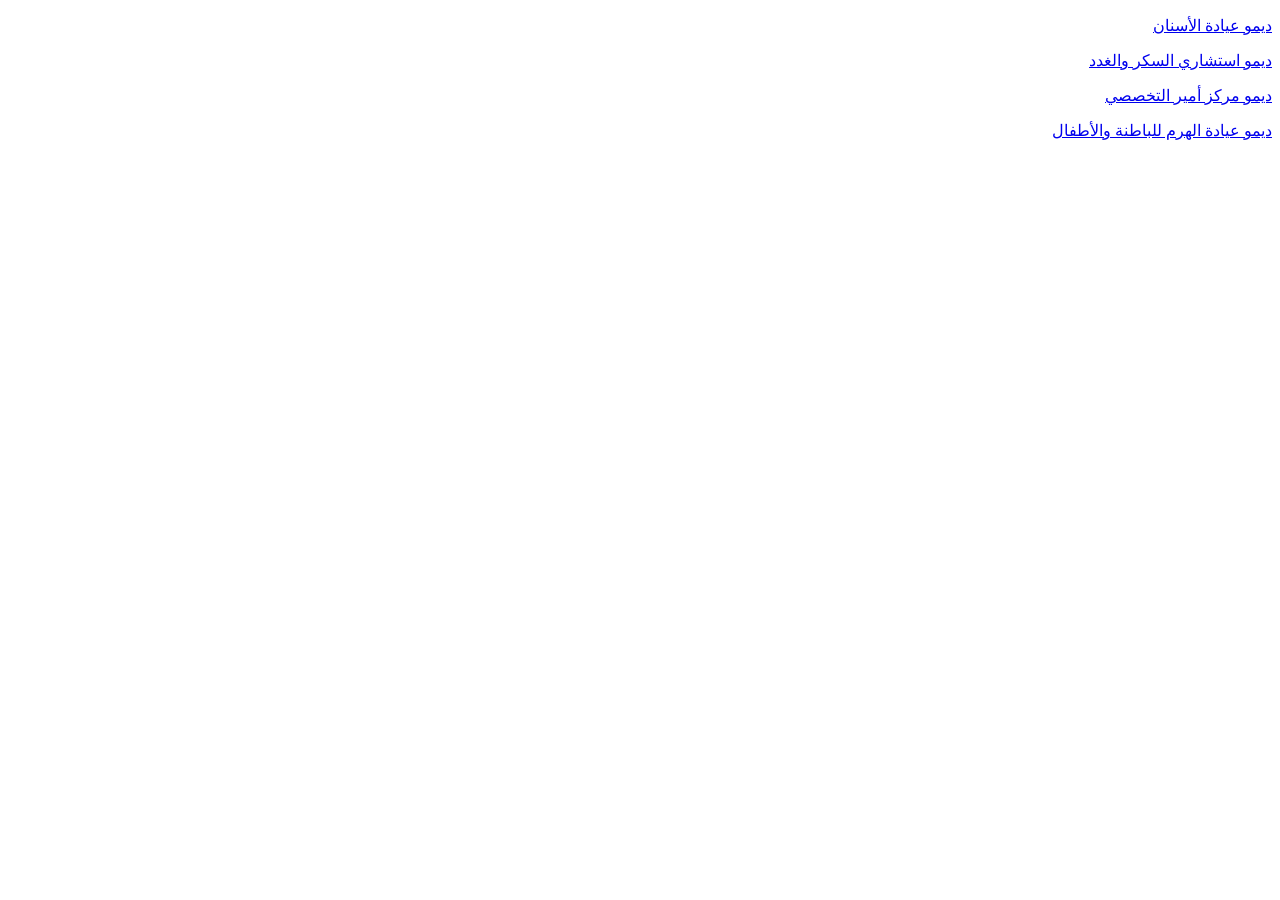
<file: demo/index.html>
<!DOCTYPE html>
<html lang="ar" dir="rtl">
<head>
  <meta charset="UTF-8">
  <meta name="viewport" content="width=device-width, initial-scale=1.0">
  <title>معاينات Brands Factory</title>
  <meta name="robots" content="noindex, nofollow">
</head>
<body>
  <p><a href="clinic/">ديمو عيادة الأسنان</a></p>
  <p><a href="endo/">ديمو استشاري السكر والغدد</a></p>
  <p><a href="poly/">ديمو مركز أمير التخصصي</a></p>
  <p><a href="haram/">ديمو عيادة الهرم للباطنة والأطفال</a></p>
</body>
</html>
</file>
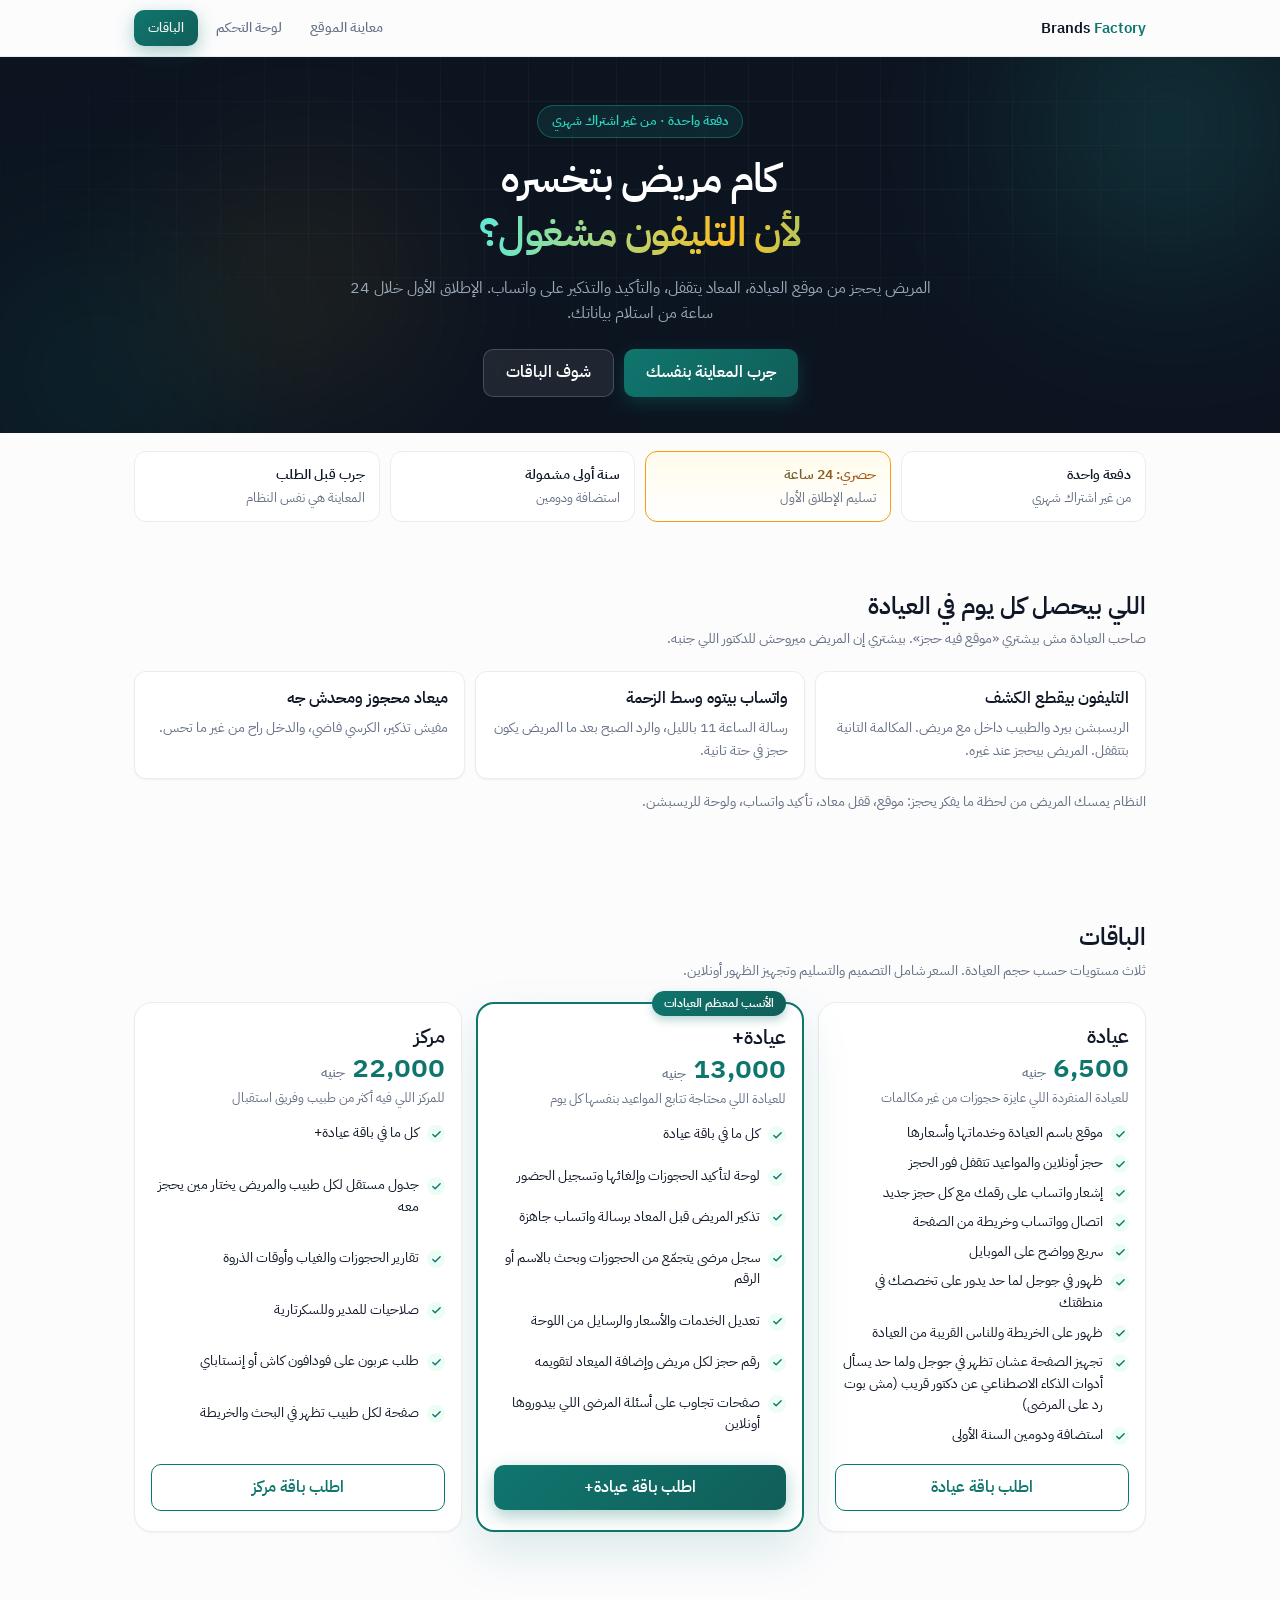
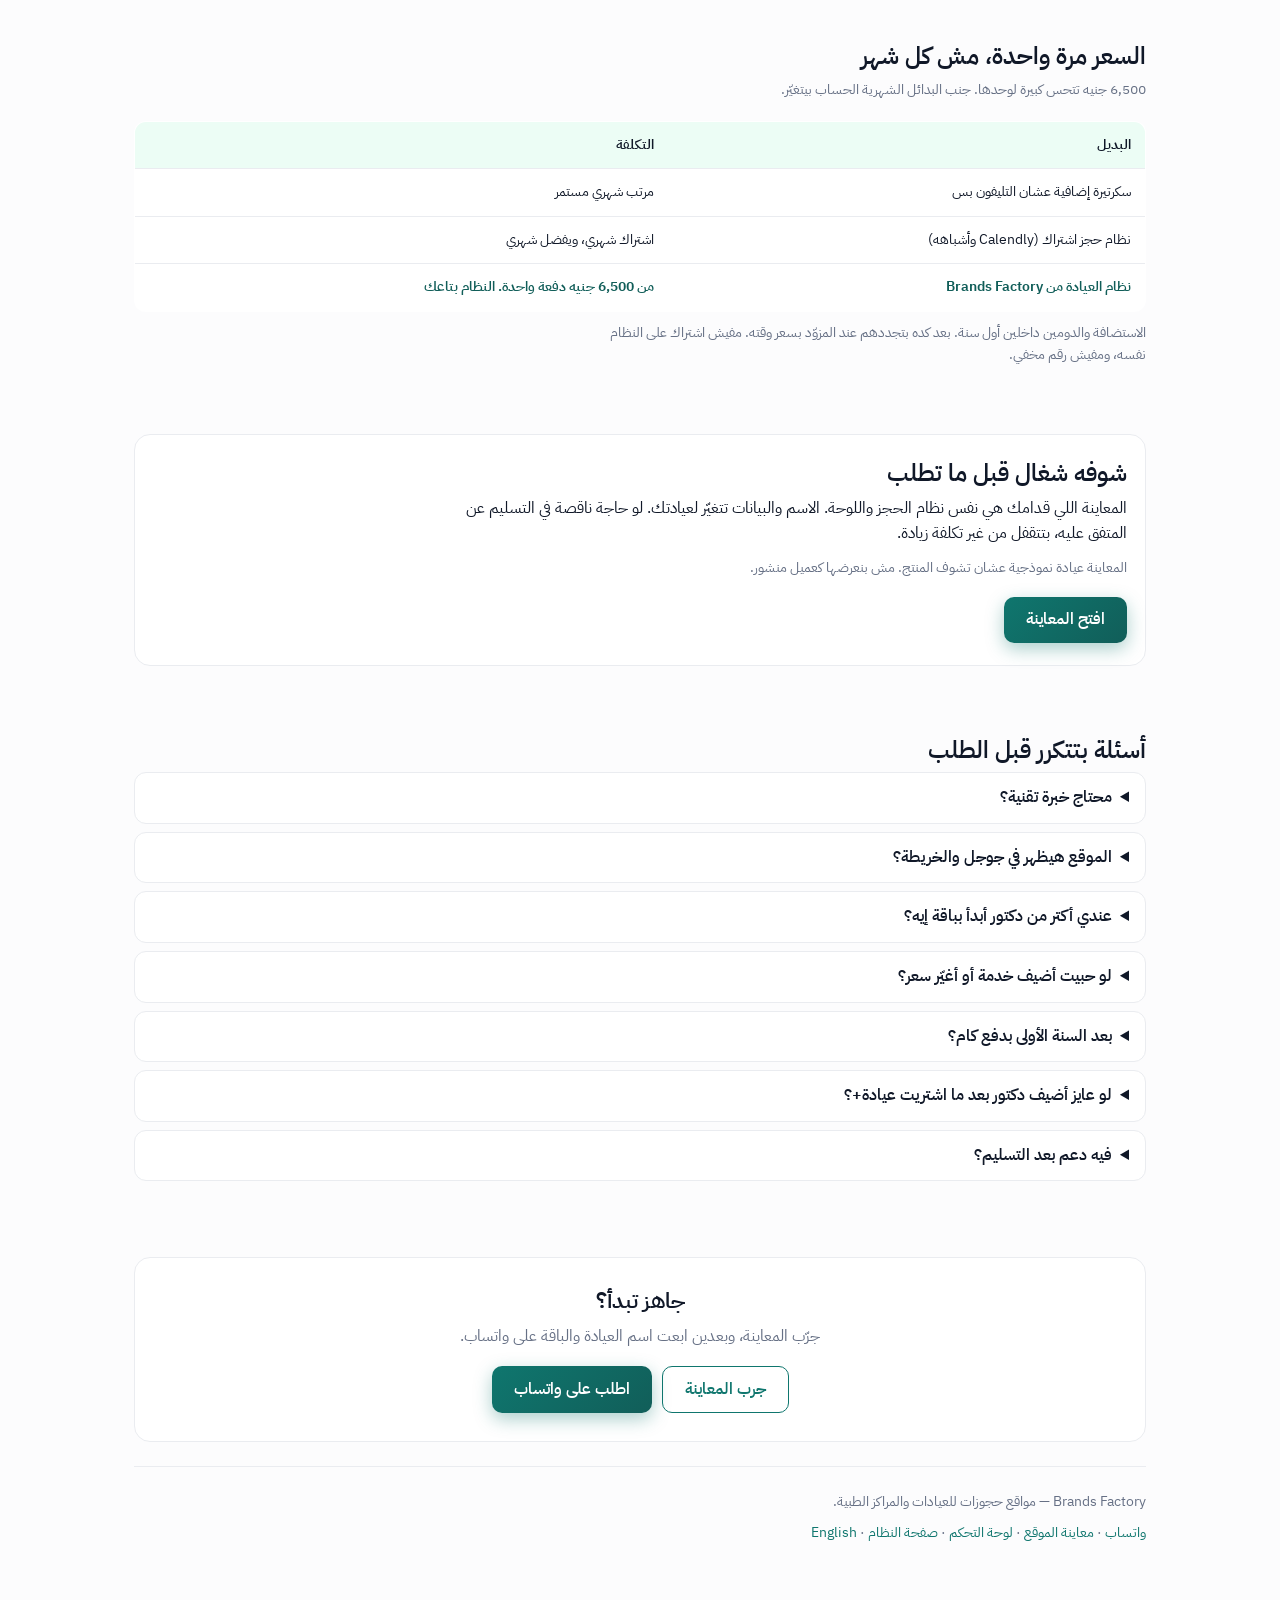
<file: demo/clinic/offers.html>
<!DOCTYPE html>
<html lang="ar" dir="rtl">
<head>
  <meta charset="UTF-8">
  <meta name="viewport" content="width=device-width, initial-scale=1.0">
  <title>أسعار مواقع العيادات | Brands Factory</title>
  <meta name="description" content="موقع حجز لعيادتك أو مركزك: حجز أونلاين، لوحة مواعيد، وتأكيد واتساب. ثلاث باقات بدفعة واحدة: 6,500 و13,000 و22,000 جنيه.">
  <link rel="canonical" href="https://brandsfactory.site/ar/clinic-booking-system/">
  <link rel="alternate" hreflang="ar" href="https://brandsfactory.site/ar/clinic-booking-system/">
  <link rel="alternate" hreflang="en" href="https://brandsfactory.site/clinic-booking-system/">
  <link rel="preload" href="fonts/plex-arabic-400.woff2" as="font" type="font/woff2" crossorigin>
  <link rel="preload" href="fonts/plex-arabic-600.woff2" as="font" type="font/woff2" crossorigin>
  <link rel="stylesheet" href="fonts/fonts.css?v=19">
  <link rel="stylesheet" href="assets/css/main.css?v=22">
</head>
<body class="offers-page">

  <header class="topbar">
    <div class="wrap topbar-inner">
      <a class="brand" href="index.html">Brands <span>Factory</span></a>
      <nav class="site-nav offers-nav" aria-label="التنقل">
        <a href="index.html">معاينة الموقع</a>
        <a href="panel.html">لوحة التحكم</a>
        <a class="btn btn-primary btn-sm" href="#pricing">الباقات</a>
      </nav>
    </div>
  </header>

  <section class="hero-dark offers-hero">
    <div class="glow glow-1" aria-hidden="true"></div>
    <div class="glow glow-2" aria-hidden="true"></div>
    <div class="glow glow-gold" aria-hidden="true"></div>
    <div class="hero-grid-lines" aria-hidden="true"></div>
    <div class="wrap offers-hero-copy">
      <p class="kicker offers-kicker reveal">دفعة واحدة · من غير اشتراك شهري</p>
      <h1 class="reveal">كام مريض بتخسره<br><span class="exclusive-line">لأن التليفون مشغول؟</span></h1>
      <p class="lead reveal">المريض يحجز من موقع العيادة، المعاد يتقفل، والتأكيد والتذكير على واتساب. الإطلاق الأول خلال 24 ساعة من استلام بياناتك.</p>
      <div class="hero-cta reveal">
        <a class="btn btn-primary btn-shine" href="index.html">جرب المعاينة بنفسك</a>
        <a class="btn btn-glass" href="#pricing">شوف الباقات</a>
      </div>
    </div>
  </section>

  <div class="wrap">

    <ul class="price-trust reveal" aria-label="ما يشمله السعر">
      <li><b>دفعة واحدة</b><span>من غير اشتراك شهري</span></li>
      <li class="is-exclusive"><b>حصري: 24 ساعة</b><span>تسليم الإطلاق الأول</span></li>
      <li><b>سنة أولى مشمولة</b><span>استضافة ودومين</span></li>
      <li><b>جرب قبل الطلب</b><span>المعاينة هي نفس النظام</span></li>
    </ul>

    <section class="pain-block reveal" aria-labelledby="pain-h">
      <h2 class="section-title" id="pain-h">اللي بيحصل كل يوم في العيادة</h2>
      <p class="section-sub">صاحب العيادة مش بيشتري «موقع فيه حجز». بيشتري إن المريض ميروحش للدكتور اللي جنبه.</p>
      <ul class="pain-grid">
        <li>
          <h3>التليفون بيقطع الكشف</h3>
          <p>الريسبشن بيرد والطبيب داخل مع مريض. المكالمة التانية بتتقفل. المريض بيحجز عند غيره.</p>
        </li>
        <li>
          <h3>واتساب بيتوه وسط الزحمة</h3>
          <p>رسالة الساعة 11 بالليل، والرد الصبح بعد ما المريض يكون حجز في حتة تانية.</p>
        </li>
        <li>
          <h3>ميعاد محجوز ومحدش جه</h3>
          <p>مفيش تذكير، الكرسي فاضي، والدخل راح من غير ما تحس.</p>
        </li>
      </ul>
      <p class="pain-close">النظام يمسك المريض من لحظة ما يفكر يحجز: موقع، قفل معاد، تأكيد واتساب، ولوحة للريسبشن.</p>
    </section>

    <section id="pricing" aria-labelledby="pricing-h">
      <h2 class="section-title reveal" id="pricing-h">الباقات</h2>
      <p class="section-sub reveal">ثلاث مستويات حسب حجم العيادة. السعر شامل التصميم والتسليم وتجهيز الظهور أونلاين.</p>

      <div class="tier-cards">

        <article class="tier-card reveal">
          <h3>عيادة</h3>
          <p class="tier-price">6,500 <small>جنيه</small></p>
          <p class="tier-tag">للعيادة المنفردة اللي عايزة حجوزات من غير مكالمات</p>
          <ul class="tier-feats">
            <li>موقع باسم العيادة وخدماتها وأسعارها</li>
            <li>حجز أونلاين والمواعيد تتقفل فور الحجز</li>
            <li>إشعار واتساب على رقمك مع كل حجز جديد</li>
            <li>اتصال وواتساب وخريطة من الصفحة</li>
            <li>سريع وواضح على الموبايل</li>
            <li>ظهور في جوجل لما حد يدور على تخصصك في منطقتك</li>
            <li>ظهور على الخريطة وللناس القريبة من العيادة</li>
            <li>تجهيز الصفحة عشان تظهر في جوجل ولما حد يسأل أدوات الذكاء الاصطناعي عن دكتور قريب (مش بوت رد على المرضى)</li>
            <li>استضافة ودومين السنة الأولى</li>
          </ul>
          <a class="btn btn-ghost btn-block" id="cta-basic" target="_blank" rel="noopener">اطلب باقة عيادة</a>
        </article>

        <article class="tier-card featured reveal">
          <span class="tier-best">الأنسب لمعظم العيادات</span>
          <h3>عيادة+</h3>
          <p class="tier-price">13,000 <small>جنيه</small></p>
          <p class="tier-tag">للعيادة اللي محتاجة تتابع المواعيد بنفسها كل يوم</p>
          <ul class="tier-feats">
            <li>كل ما في باقة عيادة</li>
            <li>لوحة لتأكيد الحجوزات وإلغائها وتسجيل الحضور</li>
            <li>تذكير المريض قبل المعاد برسالة واتساب جاهزة</li>
            <li>سجل مرضى يتجمّع من الحجوزات وبحث بالاسم أو الرقم</li>
            <li>تعديل الخدمات والأسعار والرسايل من اللوحة</li>
            <li>رقم حجز لكل مريض وإضافة الميعاد لتقويمه</li>
            <li>صفحات تجاوب على أسئلة المرضى اللي بيدوروها أونلاين</li>
          </ul>
          <a class="btn btn-primary btn-block" id="cta-plus" target="_blank" rel="noopener">اطلب باقة عيادة+</a>
        </article>

        <article class="tier-card reveal">
          <h3>مركز</h3>
          <p class="tier-price">22,000 <small>جنيه</small></p>
          <p class="tier-tag">للمركز اللي فيه أكثر من طبيب وفريق استقبال</p>
          <ul class="tier-feats">
            <li>كل ما في باقة عيادة+</li>
            <li>جدول مستقل لكل طبيب والمريض يختار مين يحجز معه</li>
            <li>تقارير الحجوزات والغياب وأوقات الذروة</li>
            <li>صلاحيات للمدير وللسكرتارية</li>
            <li>طلب عربون على فودافون كاش أو إنستاباي</li>
            <li>صفحة لكل طبيب تظهر في البحث والخريطة</li>
          </ul>
          <a class="btn btn-ghost btn-block" id="cta-center" target="_blank" rel="noopener">اطلب باقة مركز</a>
        </article>

      </div>
    </section>

    <section class="cost-block reveal" aria-labelledby="cost-h">
      <h2 class="section-title" id="cost-h">السعر مرة واحدة، مش كل شهر</h2>
      <p class="section-sub">6,500 جنيه تتحس كبيرة لوحدها. جنب البدائل الشهرية الحساب بيتغيّر.</p>
      <div class="cost-table-wrap">
        <table class="cost-table">
          <thead>
            <tr>
              <th>البديل</th>
              <th>التكلفة</th>
            </tr>
          </thead>
          <tbody>
            <tr>
              <td>سكرتيرة إضافية عشان التليفون بس</td>
              <td>مرتب شهري مستمر</td>
            </tr>
            <tr>
              <td>نظام حجز اشتراك (Calendly وأشباهه)</td>
              <td>اشتراك شهري، ويفضل شهري</td>
            </tr>
            <tr>
              <td>نظام العيادة من Brands Factory</td>
              <td>من 6,500 جنيه دفعة واحدة. النظام بتاعك</td>
            </tr>
          </tbody>
        </table>
      </div>
      <p class="cost-note">الاستضافة والدومين داخلين أول سنة. بعد كده بتجددهم عند المزوّد بسعر وقته. مفيش اشتراك على النظام نفسه، ومفيش رقم مخفي.</p>
    </section>

    <section class="risk-block reveal" aria-labelledby="risk-h">
      <h2 class="section-title" id="risk-h">شوفه شغال قبل ما تطلب</h2>
      <p>المعاينة اللي قدامك هي نفس نظام الحجز واللوحة. الاسم والبيانات تتغيّر لعيادتك. لو حاجة ناقصة في التسليم عن المتفق عليه، بتتقفل من غير تكلفة زيادة.</p>
      <p class="cost-note">المعاينة عيادة نموذجية عشان تشوف المنتج. مش بنعرضها كعميل منشور.</p>
      <a class="btn btn-primary" href="index.html">افتح المعاينة</a>
    </section>

    <section class="faq-block reveal" aria-labelledby="faq-h">
      <h2 class="section-title" id="faq-h">أسئلة بتتكرر قبل الطلب</h2>
      <details>
        <summary>محتاج خبرة تقنية؟</summary>
        <p>لأ. الحجز من الموبايل. اللوحة في عيادة+ ومركز تتفتح من المتصفح من غير تنصيب.</p>
      </details>
      <details>
        <summary>الموقع هيظهر في جوجل والخريطة؟</summary>
        <p>بنجهّز الصفحة والخريطة من التسليم. الظهور في البحث بياخد وقت عند جوجل، مش زرار فوري.</p>
      </details>
      <details>
        <summary>عندي أكتر من دكتور أبدأ بباقة إيه؟</summary>
        <p>باقة مركز: جدول لكل طبيب، والمريض يختار مين يحجز معه.</p>
      </details>
      <details>
        <summary>لو حبيت أضيف خدمة أو أغيّر سعر؟</summary>
        <p>من باقة عيادة+ تعدّل الخدمات والأسعار والرسايل من اللوحة.</p>
      </details>
      <details>
        <summary>بعد السنة الأولى بدفع كام؟</summary>
        <p>تجديد استضافة ودومين عند المزوّد. النظام نفسه من غير اشتراك شهري. المبلغ يتقالك قبل التجديد.</p>
      </details>
      <details>
        <summary>لو عايز أضيف دكتور بعد ما اشتريت عيادة+؟</summary>
        <p>الترقية لباقة مركز تتسعر بفرق الباقتين وقت الطلب، مش اشتراك شهري جديد.</p>
      </details>
      <details>
        <summary>فيه دعم بعد التسليم؟</summary>
        <p>أيوه. مشكلة تقنية أو تعديل متفق عليه، واتساب بعد التسليم.</p>
      </details>
    </section>

    <section class="offers-close reveal" aria-labelledby="close-h">
      <h2 id="close-h">جاهز تبدأ؟</h2>
      <p>جرّب المعاينة، وبعدين ابعت اسم العيادة والباقة على واتساب.</p>
      <div class="offers-close-actions">
        <a class="btn btn-ghost" href="index.html">جرب المعاينة</a>
        <a class="btn btn-primary" id="cta-close" target="_blank" rel="noopener">اطلب على واتساب</a>
      </div>
    </section>

    <footer class="site-footer">
      <p>Brands Factory — مواقع حجوزات للعيادات والمراكز الطبية.</p>
      <p class="offers-foot-links"><a id="footer-wa" href="#" target="_blank" rel="noopener">واتساب</a> · <a href="index.html">معاينة الموقع</a> · <a href="panel.html">لوحة التحكم</a> · <a href="../../ar/clinic-booking-system/">صفحة النظام</a> · <a href="../../clinic-booking-system/">English</a></p>
    </footer>
  </div>

  <script src="data/clinic-data.js?v=22"></script>
  <script src="assets/js/app.js?v=22"></script>
  <script>
    (function () {
      const wa = (text) => BF.waLink(CLINIC_DATA.clinic.phoneIntl, text);
      document.getElementById('cta-basic').href = wa('أهلاً، طالب باقة عيادة (6,500 جنيه) لموقع حجوزات عيادتي.');
      document.getElementById('cta-plus').href = wa('أهلاً، طالب باقة عيادة+ (13,000 جنيه) لموقع حجوزات عيادتي.');
      document.getElementById('cta-center').href = wa('أهلاً، طالب باقة مركز (22,000 جنيه) لموقع حجوزات المركز.');
      document.getElementById('cta-close').href = wa('أهلاً، عايز أطلب موقع حجوزات لعيادتي.');
      document.getElementById('footer-wa').href = wa('أهلاً، عايز أستفسر عن باقات مواقع العيادات.');

      const els = document.querySelectorAll('.reveal');
      if (!('IntersectionObserver' in window) ||
          window.matchMedia('(prefers-reduced-motion: reduce)').matches) {
        els.forEach(el => el.classList.add('in'));
        return;
      }
      const io = new IntersectionObserver(entries => {
        entries.forEach(e => {
          if (e.isIntersecting) { e.target.classList.add('in'); io.unobserve(e.target); }
        });
      }, { threshold: 0.12 });
      els.forEach(el => io.observe(el));
    })();
  </script>
</body>
</html>
</file>
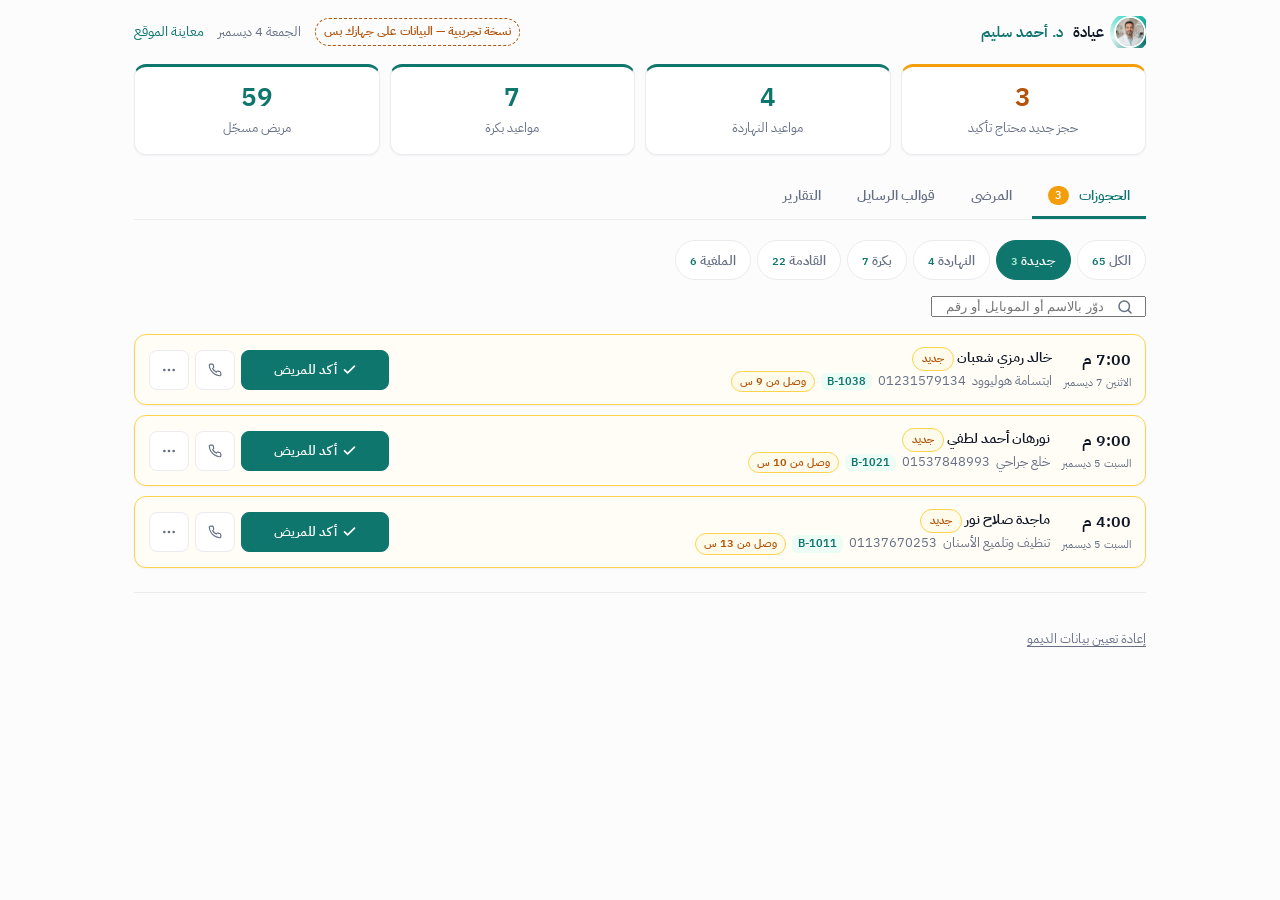
<file: demo/clinic/panel.html>
<!DOCTYPE html>
<html lang="ar" dir="rtl">
<head>
  <meta charset="UTF-8">
  <meta name="viewport" content="width=device-width, initial-scale=1.0">
  <title>لوحة التحكم — عيادة د. أحمد سليم</title>
  <meta name="robots" content="noindex">
  <link rel="preload" href="fonts/plex-arabic-400.woff2" as="font" type="font/woff2" crossorigin>
  <link rel="preload" href="fonts/plex-arabic-600.woff2" as="font" type="font/woff2" crossorigin>
  <link rel="stylesheet" href="fonts/fonts.css?v=19">
  <link rel="stylesheet" href="assets/css/main.css?v=19">
</head>
<body>

  <div class="wrap">
    <div class="panel-head">
      <div class="brand">
        <span class="doc-ring xs">
          <img src="assets/img/doctor-sm.webp?v=21" alt="" width="32" height="32">
        </span>
        عيادة <span>د. أحمد سليم</span>
      </div>
      <div style="display:flex;align-items:center;gap:14px;flex-wrap:wrap">
        <span class="demo-badge inline">نسخة تجريبية — البيانات على جهازك بس</span>
        <span class="panel-date" id="panel-date"></span>
        <a class="back" id="back-home" href="index.html">معاينة الموقع</a>
      </div>
    </div>

    <main id="panel-root"></main>

    <footer class="site-footer">
      <button type="button" class="reset-link" id="reset-data">إعادة تعيين بيانات الديمو</button>
    </footer>
  </div>

  <div class="toast" id="toast" role="status" aria-live="polite"></div>
  <div class="sr-only" aria-live="polite" id="live-region"></div>

  <script src="data/clinic-data.js?v=22"></script>
  <script src="assets/js/app.js?v=22"></script>
  <script src="assets/js/panel.js?v=22"></script>
</body>
</html>
</file>
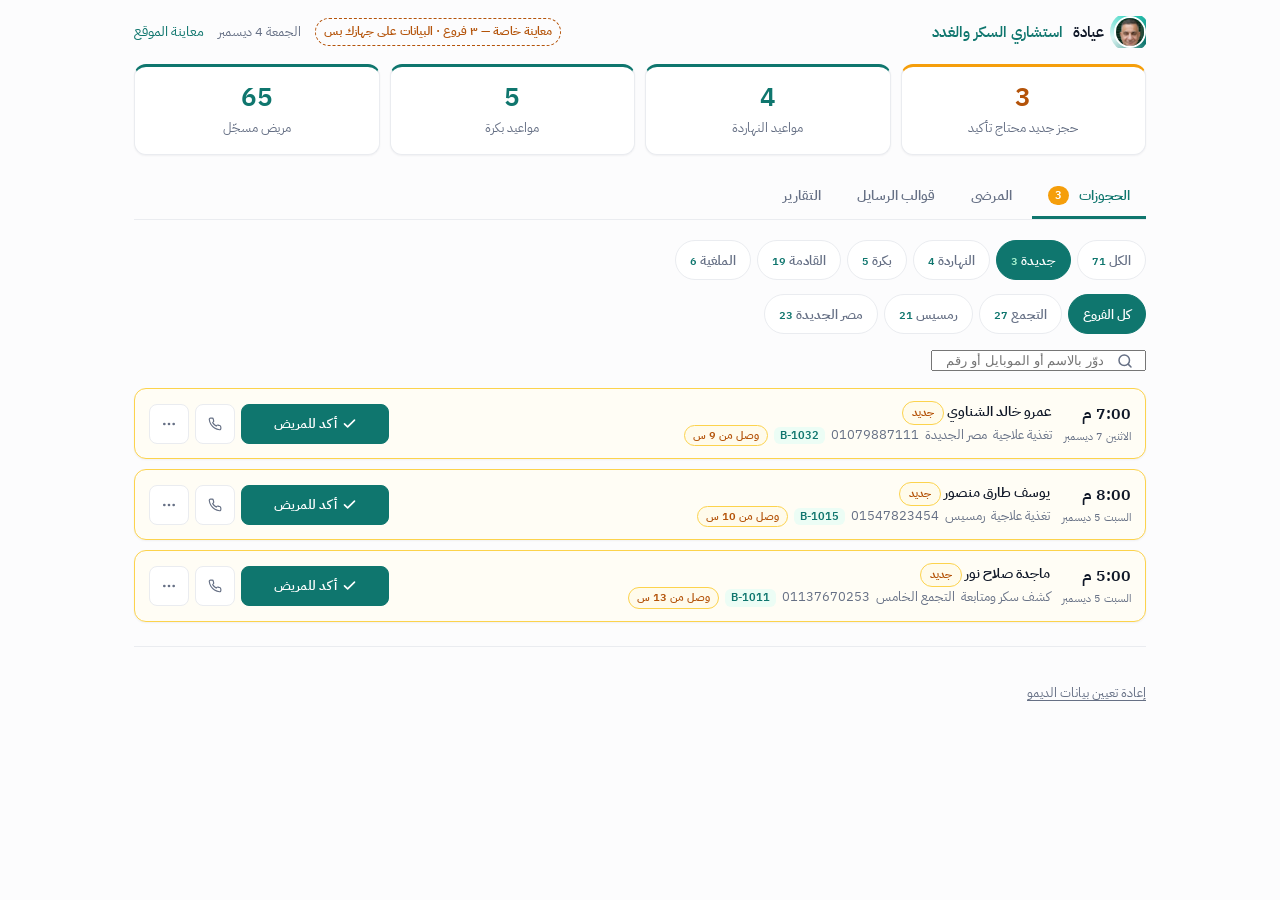
<file: demo/endo/panel.html>
<!DOCTYPE html>
<html lang="ar" dir="rtl">
<head>
  <meta charset="UTF-8">
  <meta name="viewport" content="width=device-width, initial-scale=1.0">
  <title>لوحة التحكم — عيادة استشاري السكر والغدد</title>
  <meta name="robots" content="noindex, nofollow">
  <link rel="preload" href="fonts/plex-arabic-400.woff2" as="font" type="font/woff2" crossorigin>
  <link rel="preload" href="fonts/plex-arabic-600.woff2" as="font" type="font/woff2" crossorigin>
  <link rel="stylesheet" href="fonts/fonts.css?v=1">
  <link rel="stylesheet" href="assets/css/main.css?v=1">
</head>
<body>

  <div class="wrap">
    <div class="panel-head">
      <div class="brand">
        <span class="doc-ring xs">
          <img src="assets/img/doctor-sm.webp?v=2" alt="" width="32" height="32">
        </span>
        عيادة <span>استشاري السكر والغدد</span>
      </div>
      <div style="display:flex;align-items:center;gap:14px;flex-wrap:wrap">
        <span class="demo-badge inline">معاينة خاصة — ٣ فروع · البيانات على جهازك بس</span>
        <span class="panel-date" id="panel-date"></span>
        <a class="back" id="back-home" href="index.html">معاينة الموقع</a>
      </div>
    </div>

    <main id="panel-root"></main>

    <footer class="site-footer">
      <button type="button" class="reset-link" id="reset-data">إعادة تعيين بيانات الديمو</button>
    </footer>
  </div>

  <div class="toast" id="toast" role="status" aria-live="polite"></div>
  <div class="sr-only" aria-live="polite" id="live-region"></div>

  <script src="data/clinic-data.js?v=2"></script>
  <script src="assets/js/app.js?v=1"></script>
  <script src="assets/js/panel.js?v=1"></script>
</body>
</html>
</file>
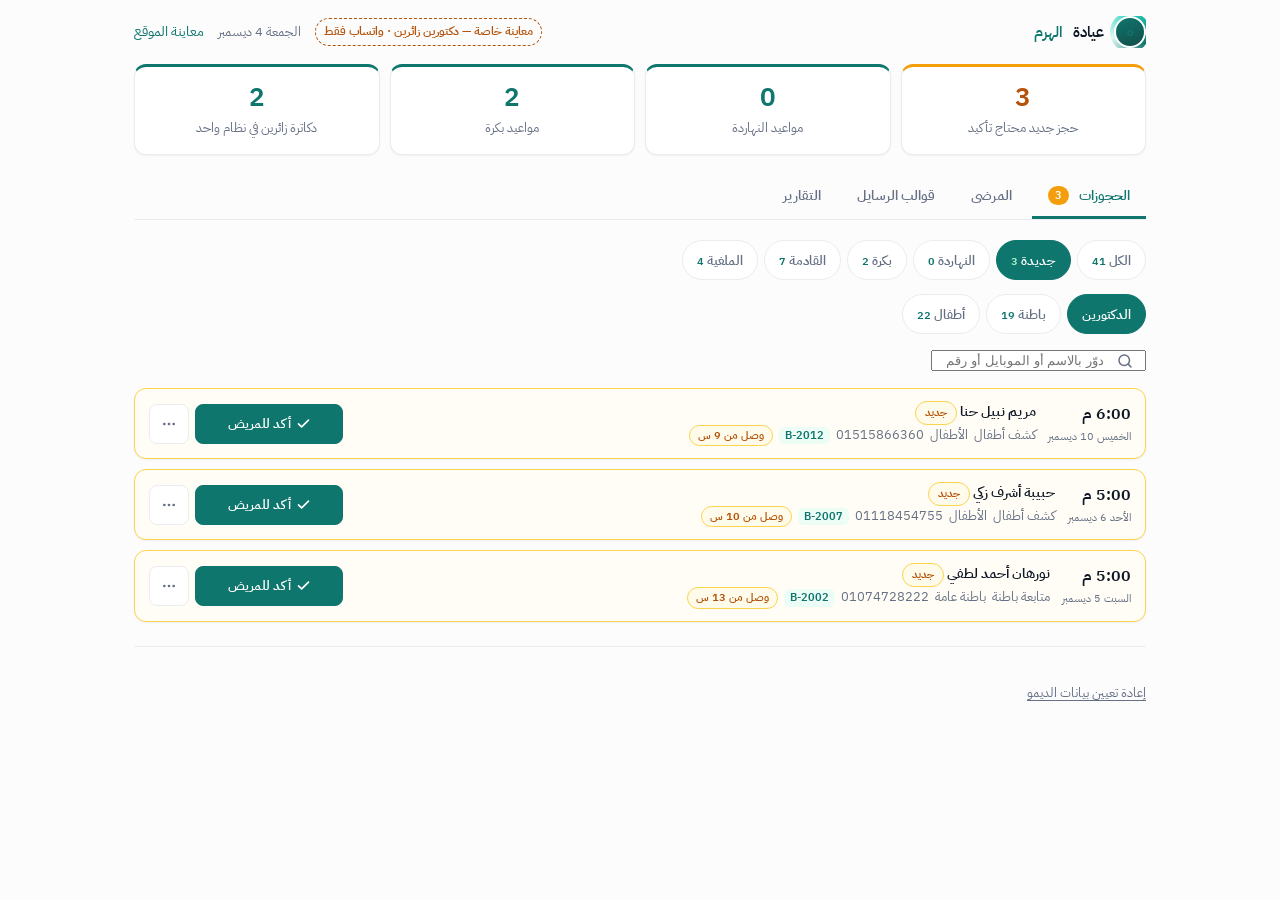
<file: demo/haram/panel.html>
<!DOCTYPE html>
<html lang="ar" dir="rtl">
<head>
  <meta charset="UTF-8">
  <meta name="viewport" content="width=device-width, initial-scale=1.0">
  <title>لوحة التحكم — عيادة الهرم</title>
  <meta name="robots" content="noindex, nofollow">
  <link rel="preload" href="fonts/plex-arabic-400.woff2" as="font" type="font/woff2" crossorigin>
  <link rel="preload" href="fonts/plex-arabic-600.woff2" as="font" type="font/woff2" crossorigin>
  <link rel="stylesheet" href="fonts/fonts.css?v=1">
  <link rel="stylesheet" href="assets/css/main.css?v=3">
</head>
<body>

  <div class="wrap">
    <div class="panel-head">
      <div class="brand">
        <span class="doc-ring xs">
          <span class="doc-initials">ه</span>
        </span>
        عيادة <span>الهرم</span>
      </div>
      <div style="display:flex;align-items:center;gap:14px;flex-wrap:wrap">
        <span class="demo-badge inline">معاينة خاصة — دكتورين زائرين · واتساب فقط</span>
        <span class="panel-date" id="panel-date"></span>
        <a class="back" id="back-home" href="index.html">معاينة الموقع</a>
      </div>
    </div>

    <main id="panel-root"></main>

    <footer class="site-footer">
      <button type="button" class="reset-link" id="reset-data">إعادة تعيين بيانات الديمو</button>
    </footer>
  </div>

  <div class="toast" id="toast" role="status" aria-live="polite"></div>
  <div class="sr-only" aria-live="polite" id="live-region"></div>

  <script src="data/clinic-data.js?v=1"></script>
  <script src="assets/js/app.js?v=1"></script>
  <script src="assets/js/panel.js?v=1"></script>
</body>
</html>
</file>
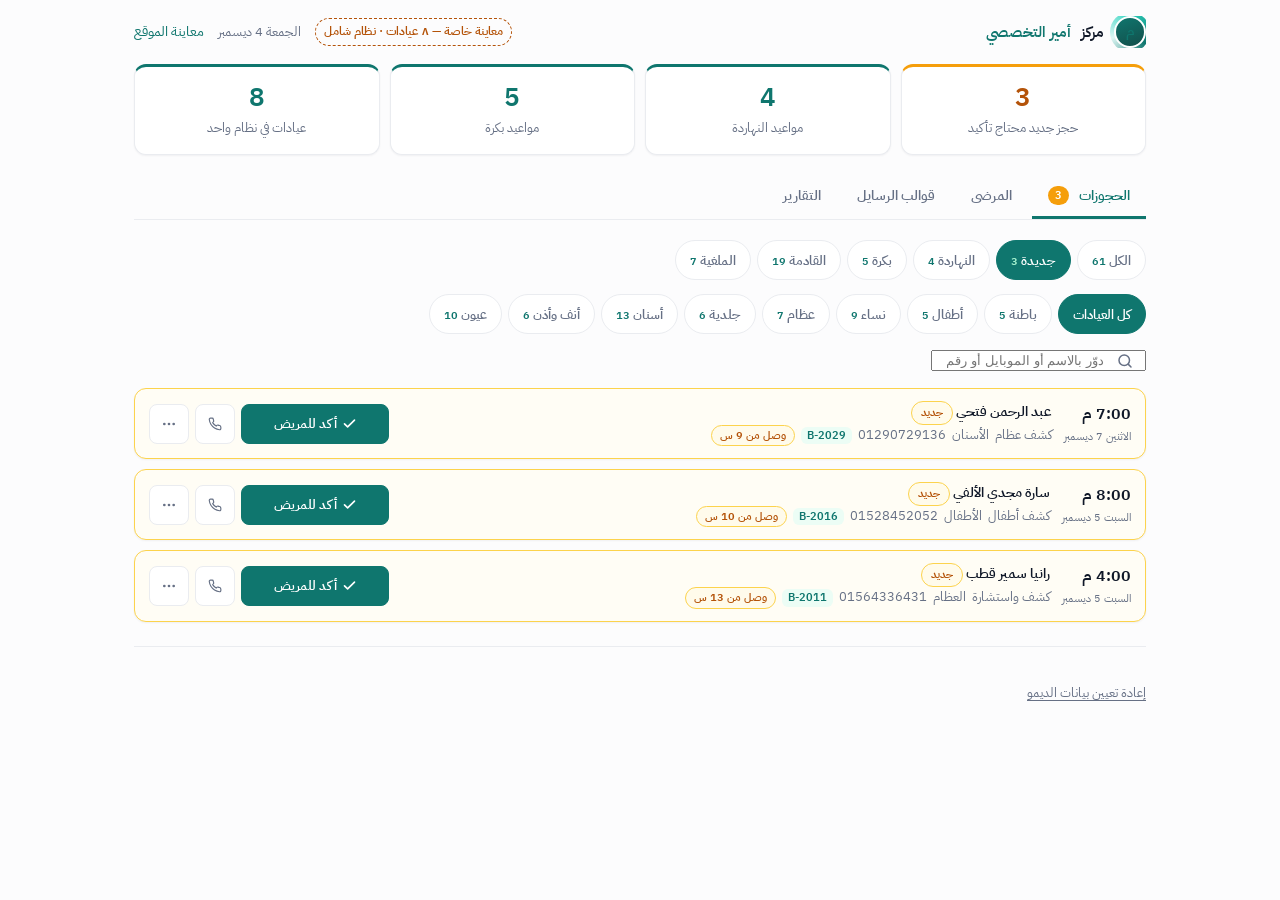
<file: demo/poly/panel.html>
<!DOCTYPE html>
<html lang="ar" dir="rtl">
<head>
  <meta charset="UTF-8">
  <meta name="viewport" content="width=device-width, initial-scale=1.0">
  <title>لوحة التحكم — مركز أمير التخصصي</title>
  <meta name="robots" content="noindex, nofollow">
  <link rel="preload" href="fonts/plex-arabic-400.woff2" as="font" type="font/woff2" crossorigin>
  <link rel="preload" href="fonts/plex-arabic-600.woff2" as="font" type="font/woff2" crossorigin>
  <link rel="stylesheet" href="fonts/fonts.css?v=1">
  <link rel="stylesheet" href="assets/css/main.css?v=2">
</head>
<body>

  <div class="wrap">
    <div class="panel-head">
      <div class="brand">
        <span class="doc-ring xs">
          <span class="doc-initials">م</span>
        </span>
        مركز <span>أمير التخصصي</span>
      </div>
      <div style="display:flex;align-items:center;gap:14px;flex-wrap:wrap">
        <span class="demo-badge inline">معاينة خاصة — ٨ عيادات · نظام شامل</span>
        <span class="panel-date" id="panel-date"></span>
        <a class="back" id="back-home" href="index.html">معاينة الموقع</a>
      </div>
    </div>

    <main id="panel-root"></main>

    <footer class="site-footer">
      <button type="button" class="reset-link" id="reset-data">إعادة تعيين بيانات الديمو</button>
    </footer>
  </div>

  <div class="toast" id="toast" role="status" aria-live="polite"></div>
  <div class="sr-only" aria-live="polite" id="live-region"></div>

  <script src="data/clinic-data.js?v=2"></script>
  <script src="assets/js/app.js?v=2"></script>
  <script src="assets/js/panel.js?v=2"></script>
</body>
</html>
</file>
<file: demo/clinic/fonts/fonts.css>
/* IBM Plex Sans Arabic — self-hosted */
@font-face {
  font-family: 'IBM Plex Sans Arabic';
  font-style: normal;
  font-weight: 400;
  font-display: swap;
  src: url('plex-arabic-400.woff2') format('woff2');
  unicode-range: U+0600-06FF, U+0750-077F, U+0870-088E, U+0890-0891, U+0897-08E1, U+08E3-08FF, U+200C-200E, U+2010-2011, U+204F, U+2E41, U+FB50-FDFF, U+FE70-FE74, U+FE76-FEFC;
}
@font-face {
  font-family: 'IBM Plex Sans Arabic';
  font-style: normal;
  font-weight: 400;
  font-display: swap;
  src: url('plex-latin-400.woff2') format('woff2');
  unicode-range: U+0000-00FF, U+0131, U+0152-0153, U+02BB-02BC, U+02C6, U+02DA, U+02DC, U+2000-206F, U+20AC, U+2122, U+2191, U+2193, U+2212, U+2215, U+FEFF, U+FFFD;
}
@font-face {
  font-family: 'IBM Plex Sans Arabic';
  font-style: normal;
  font-weight: 500;
  font-display: swap;
  src: url('plex-arabic-500.woff2') format('woff2');
  unicode-range: U+0600-06FF, U+0750-077F, U+0870-088E, U+0890-0891, U+0897-08E1, U+08E3-08FF, U+200C-200E, U+2010-2011, U+204F, U+2E41, U+FB50-FDFF, U+FE70-FE74, U+FE76-FEFC;
}
@font-face {
  font-family: 'IBM Plex Sans Arabic';
  font-style: normal;
  font-weight: 500;
  font-display: swap;
  src: url('plex-latin-500.woff2') format('woff2');
  unicode-range: U+0000-00FF, U+0131, U+0152-0153, U+02BB-02BC, U+02C6, U+02DA, U+02DC, U+2000-206F, U+20AC, U+2122, U+2191, U+2193, U+2212, U+2215, U+FEFF, U+FFFD;
}
@font-face {
  font-family: 'IBM Plex Sans Arabic';
  font-style: normal;
  font-weight: 600;
  font-display: swap;
  src: url('plex-arabic-600.woff2') format('woff2');
  unicode-range: U+0600-06FF, U+0750-077F, U+0870-088E, U+0890-0891, U+0897-08E1, U+08E3-08FF, U+200C-200E, U+2010-2011, U+204F, U+2E41, U+FB50-FDFF, U+FE70-FE74, U+FE76-FEFC;
}
@font-face {
  font-family: 'IBM Plex Sans Arabic';
  font-style: normal;
  font-weight: 600;
  font-display: swap;
  src: url('plex-latin-600.woff2') format('woff2');
  unicode-range: U+0000-00FF, U+0131, U+0152-0153, U+02BB-02BC, U+02C6, U+02DA, U+02DC, U+2000-206F, U+20AC, U+2122, U+2191, U+2193, U+2212, U+2215, U+FEFF, U+FFFD;
}
</file>
<file: demo/clinic/assets/css/main.css>
/* ============================================================
   Brands Factory — Dental Clinic Demo  (v3 — premium dark hero)
   RTL-first, mobile-first, animations with reduced-motion respect
   ============================================================ */

:root {
  --bg:        #FCFCFD;
  --surface:   #FFFFFF;
  --ink:       #101828;
  --ink-soft:  #667085;
  --accent:    #0F766E;
  --accent-dk: #115E59;
  --accent-lt: #2DD4BF;
  --accent-sf: #ECFDF5;
  --locked:    #B45309;
  --locked-sf: #FFFBEB;
  --line:      #EAECF0;

  --r-panel:  12px;
  --r-button: 10px;
  --r-pill:   999px;

  --shadow-1: 0 1px 2px rgba(16, 24, 40, 0.05);
  --shadow-2: 0 8px 24px rgba(16, 24, 40, 0.08);
  --shadow-3: 0 20px 48px rgba(15, 118, 110, 0.14);

  --font: 'IBM Plex Sans Arabic', 'Segoe UI', Tahoma, sans-serif;

  --switcher-h: 64px;
  --leads-h: 64px;
}

* { box-sizing: border-box; }

html { scroll-behavior: smooth; }
html, body { overflow-x: clip; }

body {
  margin: 0;
  background: var(--bg);
  color: var(--ink);
  font-family: var(--font);
  font-size: 16px;
  line-height: 1.6;
  -webkit-font-smoothing: antialiased;
  padding-block-start: var(--switcher-h);
  padding-block-end: var(--leads-h);
}

h1, h2, h3 { line-height: 1.35; margin: 0; }
h1 { font-size: clamp(26px, 7vw, 40px); font-weight: 600; letter-spacing: -0.01em; }
h2 { font-size: 24px; font-weight: 600; }
h3 { font-size: 20px; font-weight: 600; }
p  { margin: 0; max-width: 70ch; }
a  { color: var(--accent); text-decoration: none; }
a:hover { text-decoration: underline; }
img { max-width: 100%; display: block; }

button {
  font-family: inherit;
  cursor: pointer;
  border: 0;
  background: none;
  color: inherit;
  font-size: inherit;
}

:focus-visible {
  outline: 3px solid var(--accent-lt);
  outline-offset: 2px;
  border-radius: 4px;
}

.wrap {
  max-width: 1060px;
  margin-inline: auto;
  padding-inline: 14px;
}
@media (min-width: 640px) {
  .wrap { padding-inline: 20px; }
}
@media (min-width: 920px) {
  .wrap { padding-inline: 24px; }
}

/* ============================================================
   أنيميشن الدخول — reveal
   ============================================================ */
.reveal {
  opacity: 0;
  transform: translateY(18px);
  transition: opacity .55s ease, transform .55s cubic-bezier(.2,.7,.3,1);
}
.reveal.in { opacity: 1; transform: none; }
/* تتابع تلقائي للعناصر المتجاورة */
.reveal.in:nth-child(2) { transition-delay: .06s; }
.reveal.in:nth-child(3) { transition-delay: .12s; }
.reveal.in:nth-child(4) { transition-delay: .18s; }

/* ============================================================
   شريط تبديل الباقات
   ============================================================ */
.switcher {
  position: fixed;
  inset-block-start: 0;
  inset-inline: 0;
  z-index: 60;
  background: rgba(255, 255, 255, .9);
  backdrop-filter: blur(12px);
  -webkit-backdrop-filter: blur(12px);
  border-block-end: 1px solid var(--line);
  height: var(--switcher-h);
  display: flex;
  align-items: center;
  gap: 8px;
  padding-inline: 10px;
}

.switcher-pills {
  display: flex;
  flex: 1;
  min-width: 0;
  gap: 4px;
  background: var(--bg);
  border: 1px solid var(--line);
  border-radius: var(--r-pill);
  padding: 4px;
  margin-inline: auto;
  max-width: 440px;
  box-shadow: var(--shadow-1);
}

.switcher-pill {
  display: flex;
  flex: 1;
  min-width: 0;
  flex-direction: column;
  align-items: center;
  gap: 0;
  min-height: 44px;
  justify-content: center;
  padding: 4px 8px;
  border-radius: var(--r-pill);
  font-weight: 600;
  font-size: 13px;
  color: var(--ink-soft);
  line-height: 1.3;
  transition: background 160ms ease, color 160ms ease, box-shadow 160ms ease, transform 160ms ease;
}
.switcher-pill:active { transform: scale(.96); }
.switcher-pill small {
  font-size: 10px;
  font-weight: 500;
  color: var(--ink-soft);
  opacity: .85;
  white-space: nowrap;
}
.switcher-pill[aria-pressed="true"] {
  background: linear-gradient(135deg, var(--accent), var(--accent-dk));
  color: #fff;
  box-shadow: 0 4px 14px rgba(15, 118, 110, .4);
}
.switcher-pill[aria-pressed="true"] small { color: #fff; opacity: .9; }

.demo-badge {
  flex-shrink: 1;
  min-width: 0;
  font-size: 12px;
  font-weight: 600;
  border: 1px dashed var(--locked);
  color: var(--locked);
  border-radius: var(--r-pill);
  padding: 3px 8px;
  white-space: nowrap;
}
@media (max-width: 420px) {
  .demo-badge { font-size: 0; padding: 4px 9px; }
  .demo-badge::after { content: 'تجريبي'; font-size: 12px; }
}

/* ============================================================
   الشريط العلوي
   ============================================================ */
.topbar {
  position: sticky;
  top: 0;
  z-index: 50;
  background: rgba(252, 252, 253, .92);
  backdrop-filter: blur(14px);
  -webkit-backdrop-filter: blur(14px);
  border-block-end: 1px solid var(--line);
}
.topbar-inner {
  display: flex;
  align-items: center;
  gap: 10px;
  min-height: 58px;
  position: relative;
}
.brand {
  font-weight: 600;
  font-size: 15px;
  color: var(--ink);
  white-space: nowrap;
  overflow: hidden;
  text-overflow: ellipsis;
  min-width: 0;
  flex: 1;
  text-decoration: none;
}
.brand:hover { text-decoration: none; color: var(--ink); }
.brand span { color: var(--accent); }

.topbar-book {
  flex-shrink: 0;
  min-height: 36px;
  padding: 6px 14px;
  font-size: 13px;
}

.nav-menu { position: relative; flex-shrink: 0; }
.nav-toggle {
  display: flex;
  flex-direction: column;
  justify-content: center;
  gap: 5px;
  width: 42px;
  height: 42px;
  padding: 10px;
  border-radius: 10px;
  border: 1px solid var(--line);
  background: var(--surface);
  cursor: pointer;
  list-style: none;
}
.nav-toggle::-webkit-details-marker { display: none; }
.nav-toggle span {
  display: block;
  height: 2px;
  width: 100%;
  background: var(--ink);
  border-radius: 2px;
}
.nav-menu[open] .nav-toggle {
  border-color: var(--accent);
  background: var(--accent-sf);
}

.site-nav {
  display: none;
  align-items: stretch;
  justify-content: flex-end;
  gap: 2px;
  flex-direction: column;
  position: absolute;
  inset-inline-end: 10px;
  inset-block-start: calc(100% + 8px);
  min-width: 220px;
  padding: 8px;
  background: var(--surface);
  border: 1px solid var(--line);
  border-radius: 14px;
  box-shadow: var(--shadow-2);
  z-index: 60;
}
.topbar-inner:has(.nav-menu[open]) .site-nav { display: flex; }
.site-nav a {
  color: var(--ink);
  font-size: 14px;
  font-weight: 600;
  text-decoration: none;
  padding: 10px 12px;
  border-radius: 10px;
  min-height: 44px;
  display: flex;
  align-items: center;
  white-space: nowrap;
}
.site-nav a:hover { background: var(--accent-sf); color: var(--accent); text-decoration: none; }
.site-nav .nav-panel {
  margin-block-start: 4px;
  border-block-start: 1px solid var(--line);
  font-weight: 600;
}
.site-nav .nav-panel:hover { border-color: var(--accent); }

@media (min-width: 860px) {
  .brand { flex: 0 0 auto; }
  .btn.topbar-book { display: none; }
  .nav-menu { display: none; }
  .site-nav {
    display: flex;
    position: static;
    flex-direction: row;
    align-items: center;
    flex: 1;
    gap: 6px;
    min-width: 0;
    padding: 0;
    background: transparent;
    border: 0;
    box-shadow: none;
  }
  .site-nav a {
    min-height: 36px;
    padding: 6px 12px;
    font-weight: 500;
    color: var(--ink-soft);
  }
  .site-nav .nav-panel {
    margin-block-start: 0;
    margin-inline-start: 8px;
    border: 1px solid var(--line);
  }
}

/* توافق مع الهيدر القديم لو اتنادى */
.site-header {
  padding-block: 20px 8px;
  display: flex;
  align-items: center;
  justify-content: space-between;
  gap: 12px;
}

/* ============================================================
   الهيرو الداكن الفاخر
   ============================================================ */
.hero-dark {
  position: relative;
  background: #0C1420;
  color: #E6EDF3;
  overflow: hidden;
  padding-block: 48px 40px;
  margin-block-end: 8px;
  isolation: isolate;
}
/* توهجات متحركة */
.glow {
  position: absolute;
  border-radius: 50%;
  filter: blur(90px);
  opacity: .5;
  z-index: -1;
  pointer-events: none;
}
.glow-1 {
  width: 420px; height: 420px;
  background: radial-gradient(circle, rgba(45,212,191,.55), transparent 65%);
  inset-block-start: -140px;
  inset-inline-start: -100px;
  animation: drift1 14s ease-in-out infinite alternate;
}
.glow-2 {
  width: 360px; height: 360px;
  background: radial-gradient(circle, rgba(15,118,110,.6), transparent 65%);
  inset-block-end: -120px;
  inset-inline-end: -80px;
  animation: drift2 18s ease-in-out infinite alternate;
}
@keyframes drift1 { to { transform: translate(60px, 40px) scale(1.15); } }
@keyframes drift2 { to { transform: translate(-50px, -30px) scale(1.1); } }
/* شبكة خطوط خافتة */
.hero-grid-lines {
  position: absolute;
  inset: 0;
  z-index: -1;
  background-image:
    linear-gradient(rgba(255,255,255,.035) 1px, transparent 1px),
    linear-gradient(90deg, rgba(255,255,255,.035) 1px, transparent 1px);
  background-size: 44px 44px;
  mask-image: radial-gradient(ellipse 80% 70% at 50% 30%, #000 30%, transparent 75%);
  -webkit-mask-image: radial-gradient(ellipse 80% 70% at 50% 30%, #000 30%, transparent 75%);
}

.hero-dark .hero-grid { display: grid; gap: 36px; align-items: center; }

.hero-dark .kicker {
  display: inline-flex;
  align-items: center;
  gap: 8px;
  color: var(--accent-lt);
  font-weight: 600;
  font-size: 13px;
  margin-block-end: 14px;
  background: rgba(45, 212, 191, .1);
  border: 1px solid rgba(45, 212, 191, .3);
  border-radius: var(--r-pill);
  padding: 5px 14px;
  backdrop-filter: blur(4px);
}
.hero-dark h1 { color: #fff; }
.exclusive-line {
  display: inline-block;
  background-image: linear-gradient(
    90deg,
    #5EEAD4 0%,
    #FBBF24 28%,
    #2DD4BF 52%,
    #FDE68A 76%,
    #5EEAD4 100%
  );
  background-size: 280% 100%;
  background-position: 0% 50%;
  -webkit-background-clip: text;
  background-clip: text;
  color: #2DD4BF;
  -webkit-text-fill-color: transparent;
  animation: exclusiveFlow 3s linear infinite;
}
@keyframes exclusiveFlow {
  0% { background-position: 0% 50%; }
  100% { background-position: 100% 50%; }
}
.grad-text {
  background: linear-gradient(120deg, var(--accent-lt), #A7F3D0 50%, var(--accent-lt));
  background-size: 220% 100%;
  -webkit-background-clip: text;
  background-clip: text;
  color: transparent;
  -webkit-text-fill-color: transparent;
  animation: gradMove 5s linear infinite;
}
@keyframes gradMove { to { background-position: -220% 0; } }
.hero-dark p.lead {
  color: #9AA8B8;
  font-size: 16px;
  margin-block: 16px 22px;
}
.hero-dark .hours {
  display: inline-flex;
  align-items: center;
  gap: 8px;
  max-width: 100%;
  font-size: 13px;
  color: #B7C3D0;
  background: rgba(255, 255, 255, .06);
  border: 1px solid rgba(255, 255, 255, .12);
  border-radius: var(--r-pill);
  padding: 6px 14px;
  margin-block-end: 24px;
  backdrop-filter: blur(6px);
}
.hero-dark .hours svg { flex-shrink: 0; }
.hero-dark .hours span { min-width: 0; }
.hero-cta { display: flex; gap: 10px; flex-wrap: wrap; }

/* زر زجاجي للهيرو الداكن */
.btn-glass {
  background: rgba(255, 255, 255, .08);
  color: #fff;
  border: 1px solid rgba(255, 255, 255, .18);
  backdrop-filter: blur(6px);
}
.btn-glass:hover { background: rgba(255, 255, 255, .14); text-decoration: none; }

/* لمعة بتعدي على الزرار */
.btn-shine { position: relative; overflow: hidden; }
.btn-shine::after {
  content: '';
  position: absolute;
  inset-block: 0;
  inset-inline-start: -80%;
  width: 45%;
  background: linear-gradient(105deg, transparent, rgba(255,255,255,.35), transparent);
  transform: skewX(-18deg);
  animation: shine 3.2s ease-in-out infinite;
}
@keyframes shine {
  0%, 55% { inset-inline-start: -80%; }
  85%, 100% { inset-inline-start: 140%; }
}

/* ============================================================
   موك-أب التليفون — ديمو حي
   ============================================================ */
.phone-mock { display: none; }
.float-anim { animation: floaty 5.5s ease-in-out infinite alternate; }
.float-anim-slow { animation: floaty 7s ease-in-out infinite alternate; }
@keyframes floaty { from { transform: translateY(0); } to { transform: translateY(-10px); } }

.phone-frame {
  width: 300px;
  margin-inline: auto;
  background: #0F1722;
  border: 1px solid rgba(255,255,255,.14);
  border-radius: 36px;
  padding: 10px;
  box-shadow: 0 24px 70px rgba(0,0,0,.5), 0 0 60px rgba(45,212,191,.12);
}
.phone-notch {
  width: 110px; height: 22px;
  background: #0F1722;
  border-radius: 0 0 14px 14px;
  margin: -10px auto 0;
  position: relative;
  z-index: 2;
}
.phone-screen {
  background: var(--bg);
  border-radius: 28px;
  padding: 26px 12px 12px;
  margin-block-start: -12px;
}
.pm-head { display: flex; justify-content: space-between; align-items: baseline; padding: 0 4px 10px; color: var(--ink); }
.pm-head b { font-size: 14px; }
.pm-head span { font-size: 11px; color: var(--ink-soft); }
.pm-row {
  display: flex;
  align-items: center;
  gap: 8px;
  background: var(--surface);
  border: 1px solid var(--line);
  border-radius: 10px;
  padding: 8px 10px;
  margin-block-end: 6px;
  font-size: 11px;
  transition: background 400ms ease, border-color 400ms ease;
}
.pm-row.sent { background: var(--accent-sf); border-color: #A7F3D0; }
.pm-time { font-weight: 600; white-space: nowrap; color: var(--ink); }
.pm-name { flex: 1; min-width: 0; overflow: hidden; text-overflow: ellipsis; white-space: nowrap; color: var(--ink-soft); }
.pm-btn {
  background: var(--accent); color: #fff;
  border-radius: 6px; padding: 3px 10px; font-weight: 600; font-size: 10px;
  transition: background 300ms ease, color 300ms ease, transform 300ms ease;
}
.pm-row.sent .pm-btn { background: transparent; color: var(--accent); transform: scale(.96); }
.pm-foot {
  text-align: center; font-size: 11px; color: var(--ink-soft);
  padding-block-start: 6px;
}
.phone-caption {
  text-align: center; font-size: 13px; color: #8EA0B3;
  margin-block-start: 14px;
}
@media (min-width: 880px) {
  .hero-dark .hero-grid { grid-template-columns: 1.15fr .85fr; }
  .phone-mock { display: block; }
}

/* ============================================================
   شريط الأرقام
   ============================================================ */
.proof-strip {
  display: grid;
  grid-template-columns: repeat(3, 1fr);
  gap: 10px;
  margin-block-start: 40px;
  border-block-start: 1px solid rgba(255,255,255,.1);
  padding-block-start: 24px;
}
.proof-item { text-align: center; }
.proof-item b {
  display: block;
  font-size: clamp(26px, 6vw, 36px);
  font-weight: 600;
  color: var(--accent-lt);
  line-height: 1.2;
}
.proof-item span { font-size: 12px; color: #8EA0B3; }

/* ============================================================
   الأزرار
   ============================================================ */
.btn {
  display: inline-flex;
  align-items: center;
  justify-content: center;
  gap: 8px;
  min-height: 44px;
  padding: 10px 22px;
  border-radius: var(--r-button);
  font-weight: 600;
  font-size: 16px;
  text-decoration: none;
  transition: background 140ms ease, transform 140ms ease, box-shadow 140ms ease;
}
.btn:hover { text-decoration: none; }
.btn:active { transform: scale(.97); }
.btn-primary {
  background: linear-gradient(135deg, var(--accent), var(--accent-dk));
  color: #fff;
  box-shadow: 0 6px 18px rgba(15, 118, 110, .35);
}
.btn-primary:hover { box-shadow: 0 10px 26px rgba(15, 118, 110, .45); transform: translateY(-1px); }
.btn-primary:disabled { background: var(--ink-soft); box-shadow: none; cursor: default; transform: none; }
.btn-ghost {
  background: var(--surface);
  color: var(--accent);
  border: 1px solid var(--accent);
}
.btn-ghost:hover { background: var(--accent-sf); }
.btn-ghost:disabled { color: var(--ink-soft); border-color: var(--line); cursor: default; background: var(--surface); }
.btn-block { width: 100%; }
.btn-sm { min-height: 44px; padding: 8px 16px; font-size: 14px; }

/* ============================================================
   الأقسام
   ============================================================ */
section { padding-block: 28px; }
.section-title { margin-block-end: 6px; }
.section-sub { color: var(--ink-soft); font-size: 14px; margin-block-end: 20px; }

/* ============================================================
   كروت الباقات
   ============================================================ */
.tier-cards { display: grid; gap: 14px; }
.tier-card {
  position: relative;
  background: var(--surface);
  border: 1px solid var(--line);
  border-radius: 18px;
  box-shadow: var(--shadow-1);
  padding: 24px 20px;
  display: flex;
  flex-direction: column;
  transition: transform 180ms ease, box-shadow 180ms ease, border-color 180ms ease;
}
.tier-card:hover { transform: translateY(-4px); box-shadow: var(--shadow-2); }
.tier-card.featured {
  border: 2px solid var(--accent);
  box-shadow: var(--shadow-3);
}
.tier-card.current { border: 2px dashed var(--accent); }
.tier-card h3 { font-size: 20px; margin-block-end: 2px; }
.tier-price { font-size: 32px; font-weight: 600; color: var(--accent); line-height: 1.2; }
.tier-price small { font-size: 14px; color: var(--ink-soft); font-weight: 500; }
.tier-tag { font-size: 13px; color: var(--ink-soft); margin-block: 2px 14px; }
.tier-best {
  position: absolute;
  inset-block-start: -13px;
  inset-inline-start: 16px;
  background: linear-gradient(135deg, var(--accent), var(--accent-dk));
  color: #fff;
  font-size: 12px;
  font-weight: 600;
  border-radius: var(--r-pill);
  padding: 3px 12px;
  box-shadow: 0 4px 10px rgba(15, 118, 110, .3);
}
.pulse { animation: pulse 2.4s ease-in-out infinite; }
@keyframes pulse {
  0%, 100% { box-shadow: 0 4px 10px rgba(15,118,110,.3); }
  50% { box-shadow: 0 4px 22px rgba(15,118,110,.6); }
}
.tier-current {
  position: absolute;
  inset-block-start: -13px;
  inset-inline-end: 16px;
  background: var(--surface);
  border: 1px solid var(--accent);
  color: var(--accent);
  font-size: 12px;
  font-weight: 600;
  border-radius: var(--r-pill);
  padding: 3px 12px;
}
.tier-feats {
  list-style: none;
  margin: 0 0 18px;
  padding: 0;
  display: grid;
  gap: 8px;
  font-size: 14px;
  flex: 1;
}
.tier-feats li { display: flex; gap: 8px; align-items: flex-start; }
.tier-feats li::before {
  content: '';
  flex-shrink: 0;
  width: 18px; height: 18px;
  margin-block-start: 3px;
  background: var(--accent-sf);
  border-radius: 50%;
  background-image: url("data:image/svg+xml,%3Csvg xmlns='http://www.w3.org/2000/svg' viewBox='0 0 24 24' fill='none' stroke='%230F766E' stroke-width='3' stroke-linecap='round' stroke-linejoin='round'%3E%3Cpath d='M20 6L9 17l-5-5'/%3E%3C/svg%3E");
  background-size: 11px;
  background-position: center;
  background-repeat: no-repeat;
}
@media (min-width: 880px) {
  .tier-cards { grid-template-columns: repeat(3, 1fr); align-items: stretch; }
  .tier-card.featured { transform: scale(1.03); }
  .tier-card.featured:hover { transform: scale(1.03) translateY(-4px); }
}

/* ============================================================
   شريط مزية الواتساب
   ============================================================ */
.feat-band {
  background: var(--accent-sf);
  border: 1px solid #D1FAE5;
  border-radius: 20px;
  padding: 24px 20px;
  margin-block: 12px;
}
.feat-grid { display: grid; gap: 24px; align-items: center; }
.feat-points { list-style: none; margin: 0; padding: 0; display: grid; gap: 10px; font-size: 14px; }
.feat-points li { display: flex; gap: 10px; align-items: flex-start; }
.feat-points svg { color: var(--accent); flex-shrink: 0; margin-block-start: 4px; }

/* محاكاة شات واتساب */
.wa-mock {
  background: #E7E0D7;
  border-radius: 16px;
  overflow: hidden;
  box-shadow: var(--shadow-2);
  max-width: 380px;
  margin-inline: auto;
  width: 100%;
}
.wa-head {
  background: #075E54;
  color: #fff;
  display: flex;
  align-items: center;
  gap: 10px;
  padding: 10px 14px;
  font-size: 13px;
}
.wa-head b { display: block; font-size: 14px; }
.wa-head span { font-size: 11px; opacity: .8; }
.wa-avatar {
  width: 36px; height: 36px;
  border-radius: 50%;
  background: var(--accent-sf);
  color: var(--accent);
  display: inline-flex;
  align-items: center;
  justify-content: center;
  font-weight: 600;
}
.wa-body { padding: 16px 12px; }
.wa-bubble {
  background: #DCF8C6;
  border-radius: 10px 2px 10px 10px;
  padding: 10px 12px 6px;
  font-size: 13px;
  line-height: 1.7;
  white-space: pre-wrap;
  box-shadow: 0 1px 1px rgba(0,0,0,.12);
  position: relative;
}
.wa-time { display: block; text-align: end; font-size: 10px; color: #8696A0; margin-block-start: 4px; }
@media (min-width: 880px) {
  .feat-grid { grid-template-columns: 1.1fr .9fr; }
  .feat-band { padding: 36px 32px; }
}

/* ============================================================
   خطوات الاستخدام
   ============================================================ */
.steps { list-style: none; margin: 0; padding: 0; display: grid; gap: 12px; }
.steps li {
  display: flex;
  gap: 14px;
  align-items: flex-start;
  background: var(--surface);
  border: 1px solid var(--line);
  border-radius: var(--r-panel);
  box-shadow: var(--shadow-1);
  padding: 16px 18px;
  transition: transform 160ms ease, box-shadow 160ms ease;
}
.steps li:hover { transform: translateY(-2px); box-shadow: var(--shadow-2); }
.steps b { display: block; margin-block-end: 2px; }
.steps p { font-size: 14px; color: var(--ink-soft); }
.step-num {
  flex-shrink: 0;
  width: 36px; height: 36px;
  border-radius: 50%;
  background: linear-gradient(135deg, var(--accent), var(--accent-dk));
  color: #fff;
  font-weight: 600;
  display: inline-flex;
  align-items: center;
  justify-content: center;
  box-shadow: 0 4px 10px rgba(15, 118, 110, .3);
}
@media (min-width: 880px) { .steps { grid-template-columns: repeat(3, 1fr); } }

/* ============================================================
   الخدمات
   ============================================================ */
.services-list {
  list-style: none;
  margin: 0;
  padding: 0;
  background: var(--surface);
  border: 1px solid var(--line);
  border-radius: var(--r-panel);
  box-shadow: var(--shadow-1);
  overflow: hidden;
}
.services-list li {
  position: relative;
}
.services-list li::before {
  content: '';
  position: absolute;
  inset-inline-start: 0;
  inset-block: 0;
  width: 3px;
  background: var(--accent);
  transform: scaleY(0);
  transition: transform 180ms ease;
  z-index: 1;
}
.services-list li:hover { background: var(--accent-sf); }
.services-list li:hover::before { transform: scaleY(1); }
.services-list li + li { border-block-start: 1px solid var(--line); }
.services-list .svc-pick {
  width: 100%;
  display: flex;
  align-items: baseline;
  justify-content: space-between;
  gap: 16px;
  padding: 14px 18px;
  text-align: start;
  min-height: 48px;
  background: transparent;
}
.services-list .price { color: var(--accent); font-weight: 600; font-size: 14px; white-space: nowrap; }

/* عن الدكتور */
.about {
  display: grid;
  grid-template-columns: minmax(168px, 220px) minmax(0, 1fr);
  gap: 24px;
  align-items: center;
  background: var(--surface);
  border: 1px solid var(--line);
  border-radius: var(--r-panel);
  box-shadow: var(--shadow-1);
  padding: 20px;
}
.about-photo {
  margin: 0;
  border-radius: calc(var(--r-panel) - 4px);
  overflow: hidden;
  aspect-ratio: 3 / 4;
  background: var(--bg);
  box-shadow: 0 8px 24px rgba(15, 118, 110, 0.12);
}
.about-photo img {
  width: 100%;
  height: 100%;
  object-fit: cover;
  object-position: center 12%;
  display: block;
}
.about-copy #doctor-title { margin-block-end: 10px; }
.about-copy #doctor-bio { font-size: 14px; color: var(--ink-soft); line-height: 1.75; }
.about .creds { list-style: none; margin: 12px 0 0; padding: 0; font-size: 14px; color: var(--ink-soft); }
.about .creds li { padding-block: 2px; }
.about .creds li::before { content: '— '; color: var(--accent); }
@media (max-width: 640px) {
  .about {
    grid-template-columns: 1fr;
    justify-items: center;
    text-align: center;
    padding: 18px 16px 22px;
  }
  .about-photo { width: min(200px, 58vw); }
  .about .creds { text-align: start; }
}

/* فورم الحجز */
.card {
  background: var(--surface);
  border: 1px solid var(--line);
  border-radius: var(--r-panel);
  box-shadow: var(--shadow-1);
  padding: 20px;
}
.field { margin-block-end: 16px; }
.field label { display: block; font-size: 14px; font-weight: 500; margin-block-end: 6px; }
.field input, .field select, .field textarea {
  width: 100%;
  min-height: 44px;
  padding: 10px 14px;
  border: 1px solid var(--line);
  border-radius: var(--r-button);
  font-family: inherit;
  font-size: 16px;
  color: var(--ink);
  background: var(--surface);
  transition: border-color 140ms ease, box-shadow 140ms ease;
}
.field textarea { min-height: 140px; resize: vertical; line-height: 1.6; }
.field input:focus, .field select:focus, .field textarea:focus {
  border-color: var(--accent);
  outline: none;
  box-shadow: 0 0 0 3px var(--accent-sf);
}

/* الدفع أونلاين (محاكاة) */
.pay-sim {
  border: 1px dashed var(--line);
  border-radius: var(--r-panel);
  padding: 16px;
  margin-block: 16px;
  background: var(--bg);
}
.pay-sim .sim-tag {
  display: inline-block;
  font-size: 13px;
  font-weight: 600;
  background: var(--locked-sf);
  color: var(--locked);
  border-radius: var(--r-pill);
  padding: 2px 10px;
  margin-block-end: 10px;
}

/* الموقع — خريطة حية + كارت العنوان */
#location { margin-block-end: 8px; }
.map-stage {
  position: relative;
  height: min(62vh, 460px);
  min-height: 340px;
  margin-block-start: 18px;
  border-radius: 22px;
  overflow: hidden;
  border: 1px solid var(--line);
  box-shadow: var(--shadow-3);
  background: #d7e4dc;
  transform: none;
}
.map-stage.reveal { transform: none; }
.map-canvas,
.map-canvas iframe {
  position: absolute;
  inset: 0;
  width: 100%;
  height: 100%;
  border: 0;
}
.map-canvas { z-index: 0; }
.map-vignette {
  pointer-events: none;
  position: absolute;
  inset: 0;
  z-index: 400;
  background:
    linear-gradient(180deg, rgba(8, 18, 22, .10), transparent 22%, transparent 58%, rgba(8, 18, 22, .22)),
    radial-gradient(90% 70% at 100% 0%, rgba(15, 118, 110, .16), transparent 55%);
}
.map-stage .leaflet-container {
  font-family: var(--font);
  background: #d7e4dc;
}
.map-stage .leaflet-control-attribution {
  background: rgba(255, 255, 255, .72);
  color: #667085;
  font-size: 10px;
  border: 0;
  margin: 0;
}
.map-stage .leaflet-control-zoom {
  border: 0 !important;
  margin: 14px 0 0 14px !important;
  left: 14px !important;
  right: auto !important;
  box-shadow: var(--shadow-2) !important;
  border-radius: 12px;
  overflow: hidden;
}
.map-stage .leaflet-bottom.leaflet-left {
  left: 14px;
  right: auto;
}
.map-stage .leaflet-bar a {
  width: 36px;
  height: 36px;
  line-height: 36px;
  color: var(--accent);
  font-size: 16px;
  border-bottom-color: var(--line) !important;
}
.map-stage .leaflet-bar a:hover { background: var(--accent-sf); color: var(--accent-dk); }

.clinic-marker { background: none !important; border: 0 !important; }
.clinic-marker-pulse {
  position: absolute;
  inset-inline-start: 50%;
  inset-block-end: 10px;
  width: 18px;
  height: 18px;
  margin-inline-start: -9px;
  border-radius: 50%;
  background: rgba(15, 118, 110, .38);
  animation: mapPulse 2.4s ease-out infinite;
}
.clinic-marker-svg {
  position: absolute;
  inset-inline-start: 50%;
  inset-block-end: 0;
  margin-inline-start: -16px;
  filter: drop-shadow(0 8px 12px rgba(15, 118, 110, .38));
}
@keyframes mapPulse {
  0% { transform: scale(.55); opacity: .85; }
  70% { transform: scale(2.4); opacity: 0; }
  100% { transform: scale(2.4); opacity: 0; }
}

.map-place {
  position: absolute;
  z-index: 500;
  inset-block-end: 16px;
  inset-inline-start: 16px;
  inset-inline-end: 16px;
  display: flex;
  gap: 12px;
  align-items: flex-start;
  padding: 14px 16px;
  border-radius: 16px;
  background: rgba(255, 255, 255, .86);
  backdrop-filter: blur(18px);
  -webkit-backdrop-filter: blur(18px);
  border: 1px solid rgba(255, 255, 255, .7);
  box-shadow: 0 16px 40px rgba(16, 24, 40, .16);
}
.map-place-mark { flex: none; margin-block-start: 2px; }
.map-place-body { min-width: 0; flex: 1; }
.map-place-kicker {
  font-size: 11px;
  font-weight: 600;
  letter-spacing: .04em;
  color: var(--accent);
  margin: 0 0 2px;
}
.map-place h3 {
  font-size: 17px;
  margin-block-end: 4px;
}
.map-place-addr,
.map-place-hours {
  font-size: 13px;
  color: var(--ink-soft);
  max-width: none;
}
.map-place-hours { margin-block-start: 2px; }
.map-place-actions {
  display: flex;
  flex-wrap: wrap;
  gap: 8px;
  margin-block-start: 12px;
}
@media (max-width: 759px) {
  .map-stage { height: min(70vh, 520px); min-height: 420px; }
  .map-place { padding: 12px 14px; }
  .map-place h3 { font-size: 16px; }
  .map-place-hours { font-size: 12px; }
  .map-place-actions { margin-block-start: 10px; }
}
@media (min-width: 760px) {
  .map-stage { height: 480px; }
  .map-place {
    inset-inline-end: auto;
    width: min(360px, calc(100% - 32px));
  }
}

/* الفوتر */
.site-footer {
  border-block-start: 1px solid var(--line);
  margin-block-start: 24px;
  padding-block: 24px 32px;
  color: var(--ink-soft);
  font-size: 14px;
}
.site-footer .cols { display: grid; gap: 16px; }
.reset-link {
  color: var(--ink-soft);
  font-size: 13px;
  text-decoration: underline;
  text-underline-offset: 3px;
  padding: 8px 0;
  min-height: 44px;
  display: inline-flex;
  align-items: center;
}

/* ============================================================
   العناصر المقفولة (العنبري)
   ============================================================ */
.lock-strip { display: flex; flex-wrap: wrap; gap: 8px; margin-block: 16px 0; }
.lock-chip {
  display: inline-flex;
  align-items: center;
  gap: 6px;
  min-height: 44px;
  padding: 8px 16px;
  border-radius: var(--r-pill);
  border: 1px solid var(--locked);
  color: var(--locked);
  background: var(--locked-sf);
  font-size: 14px;
  font-weight: 600;
  transition: transform 120ms ease, box-shadow 120ms ease;
}
.lock-chip:hover { transform: scale(1.04); box-shadow: 0 4px 14px rgba(180, 83, 9, .25); }
.lock-chip svg { flex-shrink: 0; }
/* على الهيرو الداكن */
.hero-dark .lock-chip {
  background: rgba(180, 83, 9, .14);
  border-color: rgba(217, 145, 55, .55);
  color: #F3B262;
  backdrop-filter: blur(4px);
}
.locked { position: relative; opacity: .75; }
.locked .lock-mini { position: absolute; inset-block-start: 6px; inset-inline-end: 6px; color: var(--locked); }

/* ============================================================
   الشيت السفلي
   ============================================================ */
.sheet-overlay {
  position: fixed;
  inset: 0;
  background: rgba(16, 24, 40, .45);
  backdrop-filter: blur(2px);
  z-index: 80;
  opacity: 0;
  pointer-events: none;
  transition: opacity 180ms ease;
}
.sheet-overlay.open { opacity: 1; pointer-events: auto; }
.sheet {
  position: fixed;
  inset-block-end: 0;
  inset-inline: 0;
  z-index: 90;
  background: var(--surface);
  border-start-start-radius: 20px;
  border-start-end-radius: 20px;
  box-shadow: var(--shadow-2);
  padding: 24px 20px calc(20px + env(safe-area-inset-bottom));
  max-width: 680px;
  margin-inline: auto;
  transform: translateY(100%);
  transition: transform 240ms cubic-bezier(.2,.8,.3,1);
}
.sheet.open { transform: translateY(0); }
.sheet .grabber { width: 40px; height: 4px; background: var(--line); border-radius: var(--r-pill); margin: 0 auto 16px; }
.sheet h3 { margin-block-end: 8px; }
.sheet p { color: var(--ink-soft); margin-block-end: 20px; font-size: 14px; }
.sheet .sheet-actions { display: grid; gap: 10px; }
.sheet .sheet-close { min-height: 44px; color: var(--ink-soft); font-weight: 500; }

/* ============================================================
   شريط العميل
   ============================================================ */
.lead-bar {
  position: fixed;
  inset-block-end: 0;
  inset-inline: 0;
  z-index: 70;
  background: #0C1420;
  border-block-start: 1px solid rgba(45,212,191,.25);
  color: #fff;
  min-height: var(--leads-h);
  display: flex;
  align-items: center;
  justify-content: center;
  gap: 12px;
  padding: 10px 16px calc(10px + env(safe-area-inset-bottom));
  font-size: 14px;
  flex-wrap: wrap;
  text-align: center;
}
.lead-bar .lead-cta {
  background: linear-gradient(135deg, var(--accent), var(--accent-dk));
  color: #fff;
  font-weight: 600;
  border-radius: var(--r-pill);
  padding: 8px 18px;
  min-height: 44px;
  display: inline-flex;
  align-items: center;
  white-space: nowrap;
  box-shadow: 0 4px 16px rgba(45, 212, 191, .4);
  transition: transform 140ms ease, box-shadow 140ms ease;
}
.lead-bar .lead-cta:hover { transform: translateY(-1px); box-shadow: 0 6px 22px rgba(45,212,191,.55); text-decoration: none; }

/* ============================================================
   لوحة التحكم
   ============================================================ */
.panel-head {
  display: flex;
  align-items: center;
  justify-content: space-between;
  gap: 12px;
  padding-block: 16px;
}
.panel-head .back { font-size: 14px; }

.summary-strip {
  display: grid;
  grid-template-columns: repeat(3, 1fr);
  gap: 10px;
  margin-block-end: 20px;
}
.summary-item {
  width: 100%;
  font: inherit;
  color: inherit;
  cursor: pointer;
  background: var(--surface);
  border: 1px solid var(--line);
  border-block-start: 3px solid var(--accent);
  border-radius: var(--r-panel);
  box-shadow: var(--shadow-1);
  padding: 14px 10px;
  text-align: center;
}
.summary-item:hover { border-color: var(--accent-lt); }
.summary-item b { display: block; font-size: 26px; font-weight: 600; color: var(--accent); line-height: 1.3; }
.summary-item span { font-size: 13px; color: var(--ink-soft); }

.tabs {
  display: flex;
  gap: 4px;
  border-block-end: 1px solid var(--line);
  margin-block-end: 20px;
  overflow-x: auto;
}
.tab {
  min-height: 44px;
  padding: 8px 16px;
  font-weight: 600;
  font-size: 14px;
  color: var(--ink-soft);
  border-block-end: 3px solid transparent;
  white-space: nowrap;
  display: inline-flex;
  align-items: center;
  gap: 6px;
  transition: color 140ms ease;
}
.tab[aria-selected="true"] { color: var(--accent); border-block-end-color: var(--accent); }
.tab .tab-lock { color: var(--locked); }

.doctor-tabs { display: flex; gap: 6px; flex-wrap: wrap; margin-block-end: 16px; }
.doctor-tab {
  min-height: 44px;
  padding: 8px 16px;
  border-radius: var(--r-pill);
  border: 1px solid var(--line);
  background: var(--surface);
  font-size: 14px;
  font-weight: 500;
  color: var(--ink-soft);
  transition: all 140ms ease;
}
.doctor-tab[aria-pressed="true"] {
  background: var(--accent-sf);
  border-color: var(--accent);
  color: var(--accent);
  font-weight: 600;
}

.appt-list { list-style: none; margin: 0; padding: 0; display: grid; gap: 10px; }
.appt-row {
  display: flex;
  align-items: center;
  gap: 12px;
  background: var(--surface);
  border: 1px solid var(--line);
  border-radius: var(--r-panel);
  box-shadow: var(--shadow-1);
  padding: 12px 14px;
  transition: background 300ms ease, border-color 300ms ease;
}
.appt-row.sent { background: var(--accent-sf); border-color: #A7F3D0; }
.appt-time { font-weight: 600; font-size: 16px; white-space: nowrap; min-width: 52px; }
.appt-info { flex: 1; min-width: 0; }
.appt-name { font-weight: 600; font-size: 14px; }
.appt-meta { font-size: 13px; color: var(--ink-soft); display: flex; gap: 6px; align-items: center; flex-wrap: wrap; }
.visit-pill {
  display: inline-block;
  font-size: 11px;
  font-weight: 600;
  border-radius: var(--r-pill);
  padding: 1px 8px;
  background: var(--bg);
  border: 1px solid var(--line);
  color: var(--ink-soft);
}
.visit-pill.first { background: var(--accent-sf); border-color: #A7F3D0; color: var(--accent); }

.remind-btn {
  min-height: 44px;
  min-width: 96px;
  padding: 8px 14px;
  border-radius: var(--r-button);
  background: linear-gradient(135deg, var(--accent), var(--accent-dk));
  color: #fff;
  font-weight: 600;
  font-size: 14px;
  display: inline-flex;
  align-items: center;
  justify-content: center;
  gap: 6px;
  white-space: nowrap;
  transition: background 200ms ease, transform 120ms ease;
}
.remind-btn:active { transform: scale(.96); }
.remind-btn.sent {
  background: transparent;
  color: var(--accent);
  border: 1px solid #A7F3D0;
  cursor: default;
  flex-direction: column;
  gap: 0;
  line-height: 1.4;
}
.remind-btn.sent small { font-size: 11px; font-weight: 500; color: var(--ink-soft); }
.remind-btn .check { display: none; }
.remind-btn.sent .check { display: inline-block; }
.remind-btn .check path { stroke-dasharray: 24; stroke-dashoffset: 24; }
.remind-btn.just-sent .check path { animation: draw 400ms ease forwards; }
@keyframes draw { to { stroke-dashoffset: 0; } }

.remind-all-bar {
  display: flex;
  align-items: center;
  justify-content: space-between;
  gap: 10px;
  margin-block-end: 14px;
  flex-wrap: wrap;
}

.search-box { margin-block-end: 14px; position: relative; }
.search-box input { padding-inline-start: 40px; }
.search-box svg {
  position: absolute;
  inset-inline-start: 12px;
  inset-block-start: 50%;
  transform: translateY(-50%);
  color: var(--ink-soft);
}
.patients-table { width: 100%; border-collapse: collapse; font-size: 14px; }
.patients-table th {
  text-align: start;
  font-size: 13px;
  color: var(--ink-soft);
  font-weight: 500;
  padding: 8px 10px;
  border-block-end: 1px solid var(--line);
}
.patients-table td { padding: 10px; border-block-end: 1px solid var(--line); }
.patients-table tr:last-child td { border-block-end: 0; }
.patients-table td.num { font-variant-numeric: tabular-nums; color: var(--ink-soft); }
.empty-note { text-align: center; color: var(--ink-soft); padding: 24px 0; font-size: 14px; }

.tpl-grid { display: grid; gap: 20px; }
.tpl-preview {
  background: var(--accent-sf);
  border: 1px solid #A7F3D0;
  border-radius: var(--r-panel);
  padding: 14px 16px;
  font-size: 14px;
  white-space: pre-wrap;
  line-height: 1.8;
}
.tpl-label { font-size: 13px; font-weight: 600; color: var(--ink-soft); margin-block: 0 6px; }

.report-block { margin-block-end: 28px; }
.report-block h3 { font-size: 16px; margin-block-end: 4px; }
.report-block .report-sub { font-size: 13px; color: var(--ink-soft); margin-block-end: 14px; }
.noshow { display: flex; gap: 12px; }
.noshow .ns {
  flex: 1;
  border-radius: var(--r-panel);
  padding: 14px;
  text-align: center;
  border: 1px solid var(--line);
  background: var(--surface);
}
.noshow .ns b { display: block; font-size: 24px; font-weight: 600; }
.noshow .ns.before b { color: var(--locked); }
.noshow .ns.after { background: var(--accent-sf); border-color: #A7F3D0; }
.noshow .ns.after b { color: var(--accent); }
.noshow .ns span { font-size: 13px; color: var(--ink-soft); }
.hours-strip { display: flex; align-items: flex-end; gap: 6px; height: 90px; margin-block-start: 8px; }
.hours-strip .hb {
  flex: 1;
  display: flex;
  flex-direction: column;
  align-items: center;
  gap: 6px;
  height: 100%;
  justify-content: flex-end;
}
.hours-strip .hb i {
  display: block;
  width: 100%;
  border-radius: 4px 4px 0 0;
  background: var(--accent);
  opacity: .35;
}
.hours-strip .hb.peak i { opacity: 1; }
.hours-strip .hb span { font-size: 11px; color: var(--ink-soft); }

.role-switch {
  display: inline-flex;
  background: var(--bg);
  border: 1px solid var(--line);
  border-radius: var(--r-pill);
  padding: 3px;
  gap: 2px;
}
.role-switch button {
  min-height: 40px;
  padding: 6px 16px;
  border-radius: var(--r-pill);
  font-size: 13px;
  font-weight: 600;
  color: var(--ink-soft);
}
.role-switch button[aria-pressed="true"] { background: var(--surface); color: var(--ink); box-shadow: var(--shadow-1); }

.login-card { max-width: 420px; margin: 40px auto; }
.login-hint {
  background: var(--accent-sf);
  border: 1px solid #A7F3D0;
  border-radius: var(--r-panel);
  padding: 12px 16px;
  font-size: 14px;
  margin-block-end: 20px;
}

.gate { text-align: center; padding: 48px 20px; }
.gate .gate-icon { color: var(--locked); margin-block-end: 16px; }
.gate p { color: var(--ink-soft); margin: 8px auto 24px; }

.sr-only {
  position: absolute;
  width: 1px; height: 1px;
  padding: 0; margin: -1px;
  overflow: hidden;
  clip: rect(0 0 0 0);
  white-space: nowrap;
  border: 0;
}

/* ============================================================
   الشاشات الأكبر
   ============================================================ */
@media (min-width: 720px) {
  section { padding-block: 40px; }
  .site-footer .cols { grid-template-columns: 1fr 1fr; }
  .tpl-grid { grid-template-columns: 1fr 1fr; align-items: start; }
}
@media (min-width: 960px) {
  .site-footer .cols { grid-template-columns: repeat(4, 1fr); }
}

/* ============================================================
   تقليل الحركة
   ============================================================ */
@media (prefers-reduced-motion: reduce) {
  html { scroll-behavior: auto; }
  *, *::before, *::after {
    animation-duration: .01ms !important;
    animation-iteration-count: 1 !important;
    transition-duration: .01ms !important;
  }
  .reveal { opacity: 1; transform: none; }
  .remind-btn.just-sent .check path { animation: none; stroke-dashoffset: 0; }
}

/* ============================================================
   v4 — الديمو الكامل الشغال (من غير مبدّل باقات)
   ============================================================ */
body { padding-block-start: 0; padding-block-end: 24px; }

.demo-badge.inline { font-size: 12px; }
.panel-date { font-size: 13px; color: var(--ink-soft); }
/* إصلاح لون زرار اللوحة في الناف — كانت قاعدة الناف بتغلب على الزرار */
.site-nav a.nav-panel, .site-nav a.nav-panel:hover { color: var(--ink-soft); }
.site-nav a.nav-panel:hover { color: var(--accent); }
.site-nav a.btn-primary, .site-nav a.btn-primary:hover { color: #fff; }

/* ---------- صورة الدكتور — حلقة متدرجة بتلف بهدوء ---------- */
.doc-ring {
  position: relative;
  display: inline-flex;
  border-radius: 50%;
  flex-shrink: 0;
}
.doc-ring::before {
  content: '';
  position: absolute;
  inset: -4px;
  border-radius: 50%;
  background: conic-gradient(var(--accent-lt), var(--accent), rgba(45, 212, 191, .15) 70%, var(--accent-lt));
  animation: ringspin 6s linear infinite;
}
.doc-ring img {
  position: relative;
  border-radius: 50%;
  display: block;
  border: 3px solid #fff;
  object-fit: cover;
}
@keyframes ringspin { to { transform: rotate(360deg); } }
.doc-ring.lg img { width: 168px; height: 168px; }
.doc-ring.sm img { width: 52px; height: 52px; border-width: 2px; }
.doc-ring.xs img { width: 32px; height: 32px; border-width: 2px; }

/* شارة الدكتور في الهيرو */
.doc-badge {
  display: inline-flex;
  align-items: center;
  gap: 12px;
  margin-block-start: 24px;
  background: rgba(255, 255, 255, .06);
  border: 1px solid rgba(255, 255, 255, .14);
  border-radius: var(--r-pill);
  padding: 8px 10px;
  padding-inline-end: 20px;
  backdrop-filter: blur(8px);
  -webkit-backdrop-filter: blur(8px);
}
.doc-badge b { color: #fff; font-size: 15px; display: block; line-height: 1.4; }
.doc-badge span { color: #9FB2C3; font-size: 12.5px; }

/* أفاتار اللوحة */
.panel-head .brand { display: flex; align-items: center; gap: 10px; }
.summary-strip { grid-template-columns: repeat(4, 1fr); }
@media (max-width: 640px) { .summary-strip { grid-template-columns: repeat(2, 1fr); } }

/* ---------- ويدجت المواعيد المتاحة الحية ---------- */
.phone-mock { display: block; margin-block-start: 26px; }
@media (min-width: 1000px) { .phone-mock { margin-block-start: 0; } }
.pm-day { flex: 1; min-width: 0; overflow: hidden; text-overflow: ellipsis; white-space: nowrap; color: var(--ink-soft); font-size: 12px; }
.pm-row.live .pm-time { font-size: 13px; }
.pm-book { cursor: pointer; font-size: 11px; padding: 5px 12px; min-height: 30px; }
.pm-book:hover { background: var(--accent-dk); }
.pm-book:active { transform: scale(.94); }
.slot-hint { font-size: 13px; color: var(--ink-soft); margin: 0; }

/* ---------- شبكة الأوقات ---------- */
.slot-grid {
  display: flex; flex-wrap: wrap; gap: 8px;
  min-height: 44px; align-items: center;
}
.slot-chip {
  min-height: 44px; padding: 8px 16px;
  border: 1.5px solid var(--line);
  border-radius: var(--r-pill);
  background: var(--surface);
  font-weight: 600; font-size: 14px; color: var(--ink);
  transition: border-color .2s ease, background .2s ease, color .2s ease, transform .12s ease;
}
.slot-chip:hover:not(:disabled) { border-color: var(--accent-lt); }
.slot-chip:active:not(:disabled) { transform: scale(.95); }
.slot-chip[aria-pressed="true"] {
  background: var(--accent); border-color: var(--accent); color: #fff;
  box-shadow: 0 4px 14px rgba(15, 118, 110, .35);
}
.slot-chip.taken, .slot-chip:disabled {
  background: var(--bg); color: #B6BFC9;
  border-color: var(--line); border-style: dashed;
  cursor: not-allowed; text-decoration: line-through;
}

/* ---------- أخطاء الحقول ---------- */
.field-err {
  margin-block-start: 6px;
  font-size: 13px; font-weight: 600; color: #B42318;
}
.field input:invalid:not(:placeholder-shown) { border-color: #FDA29B; }

/* ---------- وميض الفورم عند التعبئة التلقائية ---------- */
@keyframes flashring {
  0% { box-shadow: 0 0 0 0 rgba(45, 212, 191, .55); }
  100% { box-shadow: 0 0 0 18px rgba(45, 212, 191, 0); }
}
.card.flash, .book-board.flash { animation: flashring .9s ease-out 2; border-color: var(--accent-lt); }

/* ---------- شاشة نجاح الحجز ---------- */
.success-card { text-align: center; }
.big-check {
  width: 68px; height: 68px; margin: 4px auto 14px;
  border-radius: 50%;
  background: var(--accent-sf); color: var(--accent);
  display: flex; align-items: center; justify-content: center;
  animation: pop .45s cubic-bezier(.2, .9, .3, 1.4);
}
@keyframes pop { from { transform: scale(.4); opacity: 0; } to { transform: scale(1); opacity: 1; } }
.booking-ref { color: var(--accent); letter-spacing: .5px; }
.bs-summary {
  margin: 18px 0; padding: 0;
  display: grid; gap: 8px; text-align: start;
}
.bs-summary > div {
  display: flex; justify-content: space-between; gap: 10px;
  background: var(--bg); border: 1px solid var(--line);
  border-radius: 10px; padding: 10px 14px; font-size: 14px;
}
.bs-summary dt { color: var(--ink-soft); margin: 0; }
.bs-summary dd { margin: 0; font-weight: 600; }
.bs-actions { display: grid; gap: 10px; }
.bs-actions .reset-link { justify-self: center; }

/* ---------- التوست ---------- */
.toast {
  position: fixed; inset-block-end: 18px; inset-inline: 16px;
  max-width: 440px; margin-inline: auto;
  background: #101828; color: #fff;
  border-radius: 12px; padding: 13px 18px;
  font-size: 14px; font-weight: 600; text-align: center;
  box-shadow: 0 12px 32px rgba(16, 24, 40, .35);
  opacity: 0; transform: translateY(16px);
  pointer-events: none;
  transition: opacity .3s ease, transform .3s ease;
  z-index: 90;
}
.toast.show { opacity: 1; transform: none; }

/* ---------- فلترة الحجوزات ---------- */
.filter-pills {
  display: flex; gap: 6px; flex-wrap: wrap;
  margin-block-end: 14px;
}
.filter-pill {
  min-height: 40px; padding: 7px 14px;
  border: 1px solid var(--line); border-radius: var(--r-pill);
  background: var(--surface); font-size: 13px; font-weight: 600; color: var(--ink-soft);
  transition: all .2s ease;
}
.filter-pill small { color: var(--accent); font-weight: 700; }
.filter-pill[aria-pressed="true"] {
  background: var(--accent); border-color: var(--accent); color: #fff;
}
.filter-pill[aria-pressed="true"] small { color: #A7F3D0; }

/* ---------- شارات الحالة ---------- */
.status-badge {
  display: inline-block; font-size: 11px; font-weight: 700;
  border-radius: var(--r-pill); padding: 2px 9px;
  vertical-align: middle;
}
.st-new       { background: #FFFBEB; color: #B45309; border: 1px solid #FCD34D; }
.st-confirmed { background: var(--accent-sf); color: var(--accent); border: 1px solid #A7F3D0; }
.st-done      { background: #F2F4F7; color: #475467; border: 1px solid #E4E7EC; }
.st-cancelled { background: #FEF3F2; color: #B42318; border: 1px solid #FECDCA; }
.st-noshow    { background: #FFF6ED; color: #C4320A; border: 1px solid #FEDF89; }

/* ---------- صف الحجز الجديد ---------- */
.appt-row.is-new { border-color: #FCD34D; background: #FFFDF5; }
.list-label {
  list-style: none;
  font-size: 12px;
  font-weight: 700;
  color: var(--ink-soft);
  padding: 6px 4px 0;
}
.fresh-tag {
  font-size: 11px;
  font-weight: 700;
  color: #B45309;
  background: #FFFBEB;
  border: 1px solid #FCD34D;
  border-radius: var(--r-pill);
  padding: 1px 8px;
}
.appt-when { display: flex; flex-direction: column; min-width: 64px; }
.appt-date { font-size: 11px; color: var(--ink-soft); white-space: nowrap; }
.appt-ref {
  font-size: 11px; font-weight: 700; color: var(--accent);
  background: var(--accent-sf); border-radius: 6px; padding: 0 6px;
}
.reminded-tag { font-size: 11px; color: var(--accent); font-weight: 600; }

/* ---------- أزرار الإجراءات ---------- */
.row-actions {
  display: flex;
  gap: 6px;
  align-items: stretch;
  min-width: 0;
}
.act {
  min-height: 40px; padding: 6px 12px;
  border-radius: 8px; border: 1px solid var(--line);
  background: var(--surface);
  font-size: 13px; font-weight: 700;
  display: inline-flex; align-items: center; justify-content: center;
  gap: 5px;
  transition: all .15s ease; text-decoration: none !important;
  white-space: nowrap;
}
.act:active { transform: scale(.94); }
.act-primary {
  flex: 1;
  min-width: 0;
}
.act-icon {
  flex: 0 0 40px;
  width: 40px;
  padding: 0;
}
.act-confirm { background: var(--accent); border-color: var(--accent); color: #fff; }
.act-confirm:hover { background: var(--accent-dk); }
.act-wa { background: #25D366; border-color: #25D366; color: #fff; }
.act-wa:hover { background: #1EBE5B; }
.act-done { color: var(--accent); border-color: #A7F3D0; background: var(--accent-sf); }
.act-call { color: var(--ink-soft); }
.act-call:hover { color: var(--accent); border-color: var(--accent-lt); }
.act-cancel { color: #B42318; }
.act-cancel:hover { background: #FEF3F2; border-color: #FECDCA; }

.act-more { position: relative; flex: 0 0 40px; }
.act-more > summary {
  list-style: none;
  cursor: pointer;
  color: var(--ink-soft);
}
.act-more > summary::-webkit-details-marker { display: none; }
.act-more[open] > summary {
  border-color: var(--accent);
  color: var(--accent);
  background: var(--accent-sf);
}
.act-menu {
  position: absolute;
  inset-inline-end: 0;
  inset-block-start: calc(100% + 4px);
  min-width: 188px;
  padding: 6px;
  background: var(--surface);
  border: 1px solid var(--line);
  border-radius: 12px;
  box-shadow: var(--shadow-2);
  z-index: 30;
  display: grid;
  gap: 2px;
}
.act-menu .act {
  width: 100%;
  justify-content: flex-start;
  white-space: normal;
  background: transparent;
  border: 0;
  font-size: 13px;
}
.act-menu .act-wa { color: #128C7E; }
.act-menu .act-cancel { color: #B42318; }

@media (min-width: 860px) {
  .act-primary { flex: 0 1 auto; min-width: 148px; padding-inline: 16px; }
}

/* ---------- ملخص ساخن ---------- */
.summary-item.hot { border-block-start-color: #F59E0B; }
.summary-item.hot b { color: #B45309; }
.tab-badge {
  background: #F59E0B; color: #fff;
  border-radius: var(--r-pill); font-size: 11px; font-weight: 700;
  padding: 1px 7px; margin-inline-start: 4px;
}

/* ---------- التقارير ---------- */
.status-dist { display: flex; flex-wrap: wrap; gap: 10px; }
.sd-item {
  display: flex; align-items: center; gap: 8px;
  background: var(--bg); border: 1px solid var(--line);
  border-radius: 10px; padding: 8px 12px;
}
.sd-item b { font-size: 17px; }
.svc-bar {
  display: flex; align-items: center; gap: 10px;
  padding-block: 7px; font-size: 14px;
}
.svc-name { min-width: 130px; }
.svc-track {
  flex: 1; height: 10px; border-radius: var(--r-pill);
  background: var(--bg); border: 1px solid var(--line);
  overflow: hidden; display: block;
}
.svc-track i {
  display: block; height: 100%;
  background: linear-gradient(90deg, var(--accent-lt), var(--accent));
  border-radius: var(--r-pill);
}

/* ---------- صفحة الأسعار ---------- */
.offers-page .topbar-inner { min-height: 56px; }
.offers-nav {
  display: flex !important;
  align-items: center;
  gap: 8px;
  flex-direction: row;
  position: static;
  min-width: 0;
  padding: 0;
  background: transparent;
  border: 0;
  box-shadow: none;
}
.offers-nav a:not(.btn) {
  min-height: 36px;
  padding: 6px 10px;
  font-size: 14px;
}
.offers-nav .btn {
  color: #fff;
  min-height: 36px;
  padding: 6px 14px;
  font-size: 13px;
}
.offers-hero { padding-block: 36px 28px; }
.offers-hero-copy {
  text-align: center;
  max-width: 640px;
  margin-inline: auto;
}
.offers-hero .kicker { justify-content: center; }
.offers-kicker {
  color: #FDE68A;
  background: linear-gradient(90deg, rgba(251,191,36,.2), rgba(45,212,191,.18), rgba(251,191,36,.2));
  background-size: 220% 100%;
  border-color: rgba(251, 191, 36, .5);
  animation: exclusiveBadge 5s ease-in-out infinite;
}
.offers-hero .glow-gold {
  width: 300px;
  height: 300px;
  background: radial-gradient(circle, rgba(251,191,36,.4), transparent 65%);
  inset-block-start: 20%;
  inset-inline-end: 12%;
  animation: driftGold 12s ease-in-out infinite alternate;
}
@keyframes exclusiveBadge {
  0%, 100% { border-color: rgba(251,191,36,.55); color: #FDE68A; background-position: 0% 50%; }
  50% { border-color: rgba(45,212,191,.6); color: #5EEAD4; background-position: 100% 50%; }
}
@keyframes exclusiveShift {
  0% { background-position: 0% 50%; }
  50% { background-position: 100% 50%; }
  100% { background-position: 0% 50%; }
}
@keyframes driftGold { to { transform: translate(-40px, 30px) scale(1.2); } }
.offers-hero .lead {
  color: #B6C2CE;
  margin-inline: auto;
  font-size: 15px;
}
.offers-hero .hero-cta { justify-content: center; }
.offers-hero h1 { font-size: clamp(26px, 7vw, 40px); }

.price-trust {
  list-style: none;
  margin: 18px 0 8px;
  padding: 0;
  display: grid;
  gap: 8px;
  grid-template-columns: 1fr 1fr;
}
@media (min-width: 880px) {
  .price-trust { grid-template-columns: repeat(4, 1fr); }
}

.pain-block, .cost-block, .risk-block, .faq-block {
  margin-block: 28px;
}
.pain-grid {
  list-style: none;
  margin: 16px 0 12px;
  padding: 0;
  display: grid;
  gap: 10px;
}
@media (min-width: 720px) {
  .pain-grid { grid-template-columns: repeat(3, 1fr); }
}
.pain-grid li {
  background: var(--surface);
  border: 1px solid var(--line);
  border-radius: 12px;
  padding: 16px;
  box-shadow: var(--shadow-1);
}
.pain-grid h3 { font-size: 16px; margin-block-end: 8px; }
.pain-grid p, .pain-close, .cost-note { color: var(--ink-soft); font-size: 14px; }
.pain-close { margin: 0; max-width: none; }

.cost-table-wrap { overflow-x: auto; margin: 16px 0 10px; }
.cost-table {
  width: 100%;
  border-collapse: collapse;
  background: var(--surface);
  border: 1px solid var(--line);
  border-radius: 12px;
  overflow: hidden;
  font-size: 14px;
}
.cost-table th, .cost-table td {
  text-align: start;
  padding: 12px 14px;
  border-block-start: 1px solid var(--line);
}
.cost-table thead th { background: var(--accent-sf); border-block-start: 0; }
.cost-table tbody tr:last-child td { font-weight: 600; color: var(--accent-dk); }

.risk-block {
  background: var(--surface);
  border: 1px solid var(--line);
  border-radius: 16px;
  padding: 22px 18px;
}
.risk-block p { margin-block-end: 10px; }
.risk-block .btn { margin-block-start: 8px; }

.faq-block details {
  background: var(--surface);
  border: 1px solid var(--line);
  border-radius: 12px;
  padding: 12px 16px;
  margin-block-end: 8px;
}
.faq-block summary { cursor: pointer; font-weight: 600; }
.faq-block details p { margin-block-start: 8px; font-size: 14px; color: var(--ink-soft); }

.offers-close-actions {
  display: flex;
  flex-wrap: wrap;
  gap: 10px;
  justify-content: center;
}
.price-trust li {
  background: var(--surface);
  border: 1px solid var(--line);
  border-radius: 12px;
  padding: 12px 14px;
  display: flex;
  flex-direction: column;
  gap: 2px;
}
.price-trust b { font-size: 14px; }
.price-trust span { font-size: 13px; color: var(--ink-soft); }
.price-trust li.is-exclusive {
  border-color: #F59E0B;
  background: linear-gradient(180deg, #FFFBEB, #fff);
}
.price-trust li.is-exclusive b {
  background: linear-gradient(90deg, #0F766E, #B45309, #0F766E);
  background-size: 200% 100%;
  -webkit-background-clip: text;
  background-clip: text;
  color: transparent;
  animation: exclusiveShift 6s ease-in-out infinite;
}

.offers-page #pricing { scroll-margin-top: 72px; }
.offers-page .tier-card { padding: 20px 16px; }
.offers-page .tier-price { font-size: 28px; }
.offers-page .tier-feats { font-size: 13.5px; }
.offers-page .tier-card.featured { transform: none; }
.offers-page .tier-card.featured:hover { transform: translateY(-4px); }

.offers-close {
  text-align: center;
  background: var(--surface);
  border: 1px solid var(--line);
  border-radius: 16px;
  padding: 28px 18px;
  margin-block: 12px 8px;
}
.offers-close h2 { font-size: 22px; margin-block-end: 8px; }
.offers-close p { margin-inline: auto; margin-block-end: 16px; color: var(--ink-soft); }
.offers-foot-links { margin-block-start: 8px; }

@media (min-width: 640px) {
  .price-trust { gap: 10px; }
  .offers-hero { padding-block: 48px 36px; }
}
@media (min-width: 880px) {
  .offers-page .tier-card.featured { transform: none; }
}
.demo-credit {
  margin-block-start: 20px; font-size: 13px; color: var(--ink-soft);
  border-block-start: 1px solid var(--line); padding-block-start: 14px;
}

/* ---------- موبايل: صف الحجز ---------- */
@media (max-width: 640px) {
  .appt-row { flex-wrap: wrap; }
  .appt-row .row-actions { width: 100%; }
  .summary-strip { grid-template-columns: repeat(2, 1fr); }
  .about { flex-direction: column; align-items: center; text-align: start; }
  .about > div { width: 100%; }
}

/* ---------- نظام الحجز — فون / تاب / لاب ---------- */
#booking { scroll-margin-top: 72px; }
#booking .section-title { font-size: 20px; }
#booking .section-sub { font-size: 13px; margin-block-end: 12px; }

.book-board {
  display: grid;
  gap: 12px;
  background: var(--surface);
  border: 1px solid var(--line);
  border-radius: 16px;
  box-shadow: var(--shadow-2);
  padding: 12px;
  min-width: 0;
}
.book-main { min-width: 0; }

.book-steps {
  list-style: none;
  margin: 0 0 10px;
  padding: 0;
  display: flex;
  gap: 4px;
}
.book-steps li { flex: 1; min-width: 0; display: flex; }
.book-step {
  width: 100%;
  display: flex;
  align-items: center;
  justify-content: center;
  gap: 4px;
  min-height: 36px;
  padding: 4px 4px;
  border-radius: var(--r-pill);
  background: var(--bg);
  border: 1px solid var(--line);
  font-size: 11px;
  font-weight: 600;
  color: var(--ink-soft);
  white-space: nowrap;
  overflow: hidden;
  text-overflow: ellipsis;
}
.book-step span {
  flex-shrink: 0;
  width: 18px;
  height: 18px;
  border-radius: 50%;
  display: inline-flex;
  align-items: center;
  justify-content: center;
  background: #E4E7EC;
  color: var(--ink);
  font-size: 10px;
}
.book-step[aria-current="step"] {
  background: var(--accent-sf);
  border-color: var(--accent-lt);
  color: var(--accent-dk);
}
.book-step[aria-current="step"] span,
.book-step.is-done span {
  background: var(--accent);
  color: #fff;
}
.book-step.is-done { color: var(--accent-dk); }

.book-pane-kicker {
  font-size: 11px;
  font-weight: 600;
  color: var(--accent);
  margin-block-end: 2px;
}
.book-pane-title {
  font-size: 16px;
  margin-block-end: 10px;
}

.svc-grid {
  display: grid;
  grid-template-columns: 1fr 1fr;
  gap: 6px;
  margin-block-end: 10px;
}
.svc-chip {
  text-align: start;
  padding: 8px 10px;
  border: 1.5px solid var(--line);
  border-radius: 10px;
  background: var(--bg);
  min-height: 48px;
  display: flex;
  flex-direction: column;
  gap: 1px;
}
.svc-chip b { font-size: 13px; }
.svc-chip small { color: var(--accent); font-weight: 600; font-size: 12px; }
.svc-chip[aria-checked="true"] {
  background: var(--accent-sf);
  border-color: var(--accent);
}

.date-rail-label {
  font-size: 12px;
  color: var(--ink-soft);
  margin-block-end: 6px;
}
.date-rail {
  display: flex;
  flex-wrap: nowrap;
  gap: 6px;
  overflow-x: auto;
  max-width: 100%;
  min-width: 0;
  padding-block: 2px 8px;
  margin-inline: -2px;
  padding-inline: 2px;
  scrollbar-width: thin;
  -webkit-overflow-scrolling: touch;
}
.book-pane { min-width: 0; }
.date-chip {
  flex: 0 0 56px;
  display: flex;
  flex-direction: column;
  align-items: center;
  gap: 1px;
  padding: 6px 4px;
  border: 1.5px solid var(--line);
  border-radius: 12px;
  background: var(--bg);
  min-height: 68px;
}
.date-name { font-size: 10px; color: var(--ink-soft); }
.date-num { font-size: 18px; font-weight: 700; line-height: 1.1; }
.date-free { font-size: 10px; font-weight: 600; color: var(--accent); }
.date-chip[aria-checked="true"] {
  background: var(--accent);
  border-color: var(--accent);
  color: #fff;
}
.date-chip[aria-checked="true"] .date-name,
.date-chip[aria-checked="true"] .date-free { color: #D1FAE5; }
.date-chip.is-full,
.date-chip:disabled { opacity: .45; cursor: not-allowed; }

.slot-meta {
  font-size: 12px;
  font-weight: 600;
  color: var(--ink-soft);
  margin-block-end: 8px;
}
.book-slots {
  display: grid;
  grid-template-columns: repeat(2, minmax(0, 1fr));
  gap: 6px;
  margin-block-end: 4px;
}
.book-slot {
  width: 100%;
  min-width: 0;
  min-height: 40px;
  padding: 6px 8px;
  border: 1.5px solid var(--line);
  border-radius: 10px;
  background: var(--surface);
  display: flex;
  flex-direction: column;
  align-items: center;
  justify-content: center;
  gap: 0;
  font-size: 13px;
  line-height: 1.2;
}
.book-slot b { font-size: 13px; font-weight: 700; }
.book-slot small { display: none; font-size: 10px; color: var(--ink-soft); }
.book-slot[aria-checked="true"] {
  background: var(--accent);
  border-color: var(--accent);
  color: #fff;
}
.book-slot[aria-checked="true"] small { color: #D1FAE5; }
.book-slot.is-off,
.book-slot:disabled {
  background: var(--bg);
  color: #98A2B3;
  border-style: dashed;
  cursor: not-allowed;
}
.book-slot.is-off b { text-decoration: line-through; }

.book-nav {
  display: flex;
  flex-wrap: nowrap;
  gap: 6px;
  margin-block-start: 12px;
}
.book-nav .btn {
  flex: 1;
  min-width: 0;
  min-height: 40px;
  padding: 8px 10px;
  font-size: 13px;
}
#bk-next-1 {
  min-height: 40px;
  padding: 8px 12px;
  font-size: 14px;
}
.book-hint {
  font-size: 12px;
  color: var(--ink-soft);
  margin-block-end: 4px;
}
#bk-phone { text-align: start; }

.book-ticket {
  position: relative;
  overflow: hidden;
  border-radius: 16px;
  background: linear-gradient(180deg, var(--accent-dk) 0, var(--accent-dk) 76px, #fff 84px);
  color: #fff;
  padding: 16px;
  box-shadow: var(--shadow-2);
  min-width: 0;
}
.book-ticket::before,
.book-ticket::after { display: none; }
.ticket-kicker {
  font-size: 12px;
  font-weight: 700;
  opacity: .85;
}
.ticket-clinic {
  font-size: 17px;
  margin: 4px 0 12px;
  line-height: 1.35;
}
.ticket-rows {
  margin: 0;
  padding: 4px 0 0;
  display: grid;
  grid-template-columns: 1fr;
  gap: 0;
  color: var(--ink);
}
.ticket-rows > div {
  display: flex;
  flex-direction: row;
  align-items: baseline;
  justify-content: space-between;
  gap: 12px;
  padding: 10px 0;
  border: 0;
  border-block-end: 1px dashed var(--line);
}
.ticket-rows dt {
  margin: 0;
  color: var(--ink-soft);
  font-size: 13px;
  font-weight: 600;
  flex-shrink: 0;
}
.ticket-rows dd {
  margin: 0;
  font-weight: 700;
  text-align: end;
  font-size: 15px;
  min-width: 0;
}
.ticket-foot {
  display: block;
  margin-block-start: 12px;
  font-size: 13px;
  color: var(--ink-soft);
  line-height: 1.5;
}

#booking-form .field input { background: var(--bg); }

@media (max-width: 379px) {
  .book-step { font-size: 10px; padding: 4px 2px; }
  .book-pane-kicker { display: none; }
}

/* تابلت */
@media (min-width: 640px) {
  #booking .section-title { font-size: 24px; }
  #booking .section-sub { font-size: 14px; margin-block-end: 20px; }
  .book-board { padding: 16px; gap: 14px; border-radius: 18px; }
  .book-step { font-size: 12px; min-height: 40px; gap: 6px; padding: 6px 8px; }
  .book-step span { width: 20px; height: 20px; font-size: 11px; }
  .book-pane-title { font-size: 18px; }
  .svc-chip { min-height: 56px; padding: 10px 12px; }
  .date-chip { flex-basis: 64px; min-height: 76px; }
  .date-num { font-size: 20px; }
  .book-slots { grid-template-columns: repeat(3, minmax(0, 1fr)); gap: 8px; }
  .book-slot { min-height: 46px; }
  .book-slot b { font-size: 14px; }
  .book-slot small { display: block; }
  .book-nav .btn { min-height: 44px; font-size: 14px; }
  #bk-next-1 { min-height: 44px; font-size: 16px; padding: 10px 22px; }
  .ticket-rows dt { font-size: 14px; }
  .ticket-rows dd { font-size: 16px; }
  .ticket-foot { font-size: 13px; }
  .book-ticket {
    padding: 18px;
    background: linear-gradient(180deg, var(--accent-dk) 0, var(--accent-dk) 88px, #fff 92px);
  }
  .ticket-clinic { font-size: 18px; margin: 6px 0 14px; }
}

/* لابتوب */
@media (min-width: 920px) {
  .book-board {
    grid-template-columns: minmax(0, 1fr) minmax(260px, 320px);
    align-items: start;
    padding: 18px;
    gap: 18px;
  }
  .book-ticket {
    position: sticky;
    top: 70px;
    background: linear-gradient(180deg, var(--accent-dk) 0, var(--accent-dk) 92px, #fff 92px);
  }
  .book-ticket::before,
  .book-ticket::after {
    display: block;
    content: '';
    position: absolute;
    top: 86px;
    width: 18px;
    height: 18px;
    background: var(--bg);
    border-radius: 50%;
  }
  .book-ticket::before { inset-inline-start: -9px; }
  .book-ticket::after { inset-inline-end: -9px; }
  .book-slots { grid-template-columns: repeat(4, minmax(0, 1fr)); }
}

@media (prefers-reduced-motion: reduce) {
  .svc-chip, .date-chip, .book-slot { transition: none; }
}
</file>
<file: demo/endo/fonts/fonts.css>
/* IBM Plex Sans Arabic — self-hosted */
@font-face {
  font-family: 'IBM Plex Sans Arabic';
  font-style: normal;
  font-weight: 400;
  font-display: swap;
  src: url('plex-arabic-400.woff2') format('woff2');
  unicode-range: U+0600-06FF, U+0750-077F, U+0870-088E, U+0890-0891, U+0897-08E1, U+08E3-08FF, U+200C-200E, U+2010-2011, U+204F, U+2E41, U+FB50-FDFF, U+FE70-FE74, U+FE76-FEFC;
}
@font-face {
  font-family: 'IBM Plex Sans Arabic';
  font-style: normal;
  font-weight: 400;
  font-display: swap;
  src: url('plex-latin-400.woff2') format('woff2');
  unicode-range: U+0000-00FF, U+0131, U+0152-0153, U+02BB-02BC, U+02C6, U+02DA, U+02DC, U+2000-206F, U+20AC, U+2122, U+2191, U+2193, U+2212, U+2215, U+FEFF, U+FFFD;
}
@font-face {
  font-family: 'IBM Plex Sans Arabic';
  font-style: normal;
  font-weight: 500;
  font-display: swap;
  src: url('plex-arabic-500.woff2') format('woff2');
  unicode-range: U+0600-06FF, U+0750-077F, U+0870-088E, U+0890-0891, U+0897-08E1, U+08E3-08FF, U+200C-200E, U+2010-2011, U+204F, U+2E41, U+FB50-FDFF, U+FE70-FE74, U+FE76-FEFC;
}
@font-face {
  font-family: 'IBM Plex Sans Arabic';
  font-style: normal;
  font-weight: 500;
  font-display: swap;
  src: url('plex-latin-500.woff2') format('woff2');
  unicode-range: U+0000-00FF, U+0131, U+0152-0153, U+02BB-02BC, U+02C6, U+02DA, U+02DC, U+2000-206F, U+20AC, U+2122, U+2191, U+2193, U+2212, U+2215, U+FEFF, U+FFFD;
}
@font-face {
  font-family: 'IBM Plex Sans Arabic';
  font-style: normal;
  font-weight: 600;
  font-display: swap;
  src: url('plex-arabic-600.woff2') format('woff2');
  unicode-range: U+0600-06FF, U+0750-077F, U+0870-088E, U+0890-0891, U+0897-08E1, U+08E3-08FF, U+200C-200E, U+2010-2011, U+204F, U+2E41, U+FB50-FDFF, U+FE70-FE74, U+FE76-FEFC;
}
@font-face {
  font-family: 'IBM Plex Sans Arabic';
  font-style: normal;
  font-weight: 600;
  font-display: swap;
  src: url('plex-latin-600.woff2') format('woff2');
  unicode-range: U+0000-00FF, U+0131, U+0152-0153, U+02BB-02BC, U+02C6, U+02DA, U+02DC, U+2000-206F, U+20AC, U+2122, U+2191, U+2193, U+2212, U+2215, U+FEFF, U+FFFD;
}
</file>
<file: demo/endo/assets/css/main.css>
/* ============================================================
   Brands Factory — Dental Clinic Demo  (v3 — premium dark hero)
   RTL-first, mobile-first, animations with reduced-motion respect
   ============================================================ */

:root {
  --bg:        #FCFCFD;
  --surface:   #FFFFFF;
  --ink:       #101828;
  --ink-soft:  #667085;
  --accent:    #0F766E;
  --accent-dk: #115E59;
  --accent-lt: #2DD4BF;
  --accent-sf: #ECFDF5;
  --locked:    #B45309;
  --locked-sf: #FFFBEB;
  --line:      #EAECF0;

  --r-panel:  12px;
  --r-button: 10px;
  --r-pill:   999px;

  --shadow-1: 0 1px 2px rgba(16, 24, 40, 0.05);
  --shadow-2: 0 8px 24px rgba(16, 24, 40, 0.08);
  --shadow-3: 0 20px 48px rgba(15, 118, 110, 0.14);

  --font: 'IBM Plex Sans Arabic', 'Segoe UI', Tahoma, sans-serif;

  --switcher-h: 64px;
  --leads-h: 64px;
}

* { box-sizing: border-box; }

html { scroll-behavior: smooth; }
html, body { overflow-x: clip; }

body {
  margin: 0;
  background: var(--bg);
  color: var(--ink);
  font-family: var(--font);
  font-size: 16px;
  line-height: 1.6;
  -webkit-font-smoothing: antialiased;
  padding-block-start: var(--switcher-h);
  padding-block-end: var(--leads-h);
}

h1, h2, h3 { line-height: 1.35; margin: 0; }
h1 { font-size: clamp(26px, 7vw, 40px); font-weight: 600; letter-spacing: -0.01em; }
h2 { font-size: 24px; font-weight: 600; }
h3 { font-size: 20px; font-weight: 600; }
p  { margin: 0; max-width: 70ch; }
a  { color: var(--accent); text-decoration: none; }
a:hover { text-decoration: underline; }
img { max-width: 100%; display: block; }

button {
  font-family: inherit;
  cursor: pointer;
  border: 0;
  background: none;
  color: inherit;
  font-size: inherit;
}

:focus-visible {
  outline: 3px solid var(--accent-lt);
  outline-offset: 2px;
  border-radius: 4px;
}

.wrap {
  max-width: 1060px;
  margin-inline: auto;
  padding-inline: 14px;
}
@media (min-width: 640px) {
  .wrap { padding-inline: 20px; }
}
@media (min-width: 920px) {
  .wrap { padding-inline: 24px; }
}

/* ============================================================
   أنيميشن الدخول — reveal
   ============================================================ */
.reveal {
  opacity: 0;
  transform: translateY(18px);
  transition: opacity .55s ease, transform .55s cubic-bezier(.2,.7,.3,1);
}
.reveal.in { opacity: 1; transform: none; }
/* تتابع تلقائي للعناصر المتجاورة */
.reveal.in:nth-child(2) { transition-delay: .06s; }
.reveal.in:nth-child(3) { transition-delay: .12s; }
.reveal.in:nth-child(4) { transition-delay: .18s; }

/* ============================================================
   شريط تبديل الباقات
   ============================================================ */
.switcher {
  position: fixed;
  inset-block-start: 0;
  inset-inline: 0;
  z-index: 60;
  background: rgba(255, 255, 255, .9);
  backdrop-filter: blur(12px);
  -webkit-backdrop-filter: blur(12px);
  border-block-end: 1px solid var(--line);
  height: var(--switcher-h);
  display: flex;
  align-items: center;
  gap: 8px;
  padding-inline: 10px;
}

.switcher-pills {
  display: flex;
  flex: 1;
  min-width: 0;
  gap: 4px;
  background: var(--bg);
  border: 1px solid var(--line);
  border-radius: var(--r-pill);
  padding: 4px;
  margin-inline: auto;
  max-width: 440px;
  box-shadow: var(--shadow-1);
}

.switcher-pill {
  display: flex;
  flex: 1;
  min-width: 0;
  flex-direction: column;
  align-items: center;
  gap: 0;
  min-height: 44px;
  justify-content: center;
  padding: 4px 8px;
  border-radius: var(--r-pill);
  font-weight: 600;
  font-size: 13px;
  color: var(--ink-soft);
  line-height: 1.3;
  transition: background 160ms ease, color 160ms ease, box-shadow 160ms ease, transform 160ms ease;
}
.switcher-pill:active { transform: scale(.96); }
.switcher-pill small {
  font-size: 10px;
  font-weight: 500;
  color: var(--ink-soft);
  opacity: .85;
  white-space: nowrap;
}
.switcher-pill[aria-pressed="true"] {
  background: linear-gradient(135deg, var(--accent), var(--accent-dk));
  color: #fff;
  box-shadow: 0 4px 14px rgba(15, 118, 110, .4);
}
.switcher-pill[aria-pressed="true"] small { color: #fff; opacity: .9; }

.demo-badge {
  flex-shrink: 1;
  min-width: 0;
  font-size: 12px;
  font-weight: 600;
  border: 1px dashed var(--locked);
  color: var(--locked);
  border-radius: var(--r-pill);
  padding: 3px 8px;
  white-space: nowrap;
}
@media (max-width: 420px) {
  .demo-badge { font-size: 0; padding: 4px 9px; }
  .demo-badge::after { content: 'تجريبي'; font-size: 12px; }
}

/* ============================================================
   الشريط العلوي
   ============================================================ */
.topbar {
  position: sticky;
  top: 0;
  z-index: 50;
  background: rgba(252, 252, 253, .92);
  backdrop-filter: blur(14px);
  -webkit-backdrop-filter: blur(14px);
  border-block-end: 1px solid var(--line);
}
.topbar-inner {
  display: flex;
  align-items: center;
  gap: 10px;
  min-height: 58px;
  position: relative;
}
.brand {
  font-weight: 600;
  font-size: 15px;
  color: var(--ink);
  white-space: nowrap;
  overflow: hidden;
  text-overflow: ellipsis;
  min-width: 0;
  flex: 1;
  text-decoration: none;
}
.brand:hover { text-decoration: none; color: var(--ink); }
.brand span { color: var(--accent); }

.topbar-book {
  flex-shrink: 0;
  min-height: 36px;
  padding: 6px 14px;
  font-size: 13px;
}

.nav-menu { position: relative; flex-shrink: 0; }
.nav-toggle {
  display: flex;
  flex-direction: column;
  justify-content: center;
  gap: 5px;
  width: 42px;
  height: 42px;
  padding: 10px;
  border-radius: 10px;
  border: 1px solid var(--line);
  background: var(--surface);
  cursor: pointer;
  list-style: none;
}
.nav-toggle::-webkit-details-marker { display: none; }
.nav-toggle span {
  display: block;
  height: 2px;
  width: 100%;
  background: var(--ink);
  border-radius: 2px;
}
.nav-menu[open] .nav-toggle {
  border-color: var(--accent);
  background: var(--accent-sf);
}

.site-nav {
  display: none;
  align-items: stretch;
  justify-content: flex-end;
  gap: 2px;
  flex-direction: column;
  position: absolute;
  inset-inline-end: 10px;
  inset-block-start: calc(100% + 8px);
  min-width: 220px;
  padding: 8px;
  background: var(--surface);
  border: 1px solid var(--line);
  border-radius: 14px;
  box-shadow: var(--shadow-2);
  z-index: 60;
}
.topbar-inner:has(.nav-menu[open]) .site-nav { display: flex; }
.site-nav a {
  color: var(--ink);
  font-size: 14px;
  font-weight: 600;
  text-decoration: none;
  padding: 10px 12px;
  border-radius: 10px;
  min-height: 44px;
  display: flex;
  align-items: center;
  white-space: nowrap;
}
.site-nav a:hover { background: var(--accent-sf); color: var(--accent); text-decoration: none; }
.site-nav .nav-panel {
  margin-block-start: 4px;
  border-block-start: 1px solid var(--line);
  font-weight: 600;
}
.site-nav .nav-panel:hover { border-color: var(--accent); }

@media (min-width: 860px) {
  .brand { flex: 0 0 auto; }
  .btn.topbar-book { display: none; }
  .nav-menu { display: none; }
  .site-nav {
    display: flex;
    position: static;
    flex-direction: row;
    align-items: center;
    flex: 1;
    gap: 6px;
    min-width: 0;
    padding: 0;
    background: transparent;
    border: 0;
    box-shadow: none;
  }
  .site-nav a {
    min-height: 36px;
    padding: 6px 12px;
    font-weight: 500;
    color: var(--ink-soft);
  }
  .site-nav .nav-panel {
    margin-block-start: 0;
    margin-inline-start: 8px;
    border: 1px solid var(--line);
  }
}

/* توافق مع الهيدر القديم لو اتنادى */
.site-header {
  padding-block: 20px 8px;
  display: flex;
  align-items: center;
  justify-content: space-between;
  gap: 12px;
}

/* ============================================================
   الهيرو الداكن الفاخر
   ============================================================ */
.hero-dark {
  position: relative;
  background: #0C1420;
  color: #E6EDF3;
  overflow: hidden;
  padding-block: 48px 40px;
  margin-block-end: 8px;
  isolation: isolate;
}
/* توهجات متحركة */
.glow {
  position: absolute;
  border-radius: 50%;
  filter: blur(90px);
  opacity: .5;
  z-index: -1;
  pointer-events: none;
}
.glow-1 {
  width: 420px; height: 420px;
  background: radial-gradient(circle, rgba(45,212,191,.55), transparent 65%);
  inset-block-start: -140px;
  inset-inline-start: -100px;
  animation: drift1 14s ease-in-out infinite alternate;
}
.glow-2 {
  width: 360px; height: 360px;
  background: radial-gradient(circle, rgba(15,118,110,.6), transparent 65%);
  inset-block-end: -120px;
  inset-inline-end: -80px;
  animation: drift2 18s ease-in-out infinite alternate;
}
@keyframes drift1 { to { transform: translate(60px, 40px) scale(1.15); } }
@keyframes drift2 { to { transform: translate(-50px, -30px) scale(1.1); } }
/* شبكة خطوط خافتة */
.hero-grid-lines {
  position: absolute;
  inset: 0;
  z-index: -1;
  background-image:
    linear-gradient(rgba(255,255,255,.035) 1px, transparent 1px),
    linear-gradient(90deg, rgba(255,255,255,.035) 1px, transparent 1px);
  background-size: 44px 44px;
  mask-image: radial-gradient(ellipse 80% 70% at 50% 30%, #000 30%, transparent 75%);
  -webkit-mask-image: radial-gradient(ellipse 80% 70% at 50% 30%, #000 30%, transparent 75%);
}

.hero-dark .hero-grid { display: grid; gap: 36px; align-items: center; }

.hero-dark .kicker {
  display: inline-flex;
  align-items: center;
  gap: 8px;
  color: var(--accent-lt);
  font-weight: 600;
  font-size: 13px;
  margin-block-end: 14px;
  background: rgba(45, 212, 191, .1);
  border: 1px solid rgba(45, 212, 191, .3);
  border-radius: var(--r-pill);
  padding: 5px 14px;
  backdrop-filter: blur(4px);
}
.hero-dark h1 { color: #fff; }
.exclusive-line {
  display: inline-block;
  background-image: linear-gradient(
    90deg,
    #5EEAD4 0%,
    #FBBF24 28%,
    #2DD4BF 52%,
    #FDE68A 76%,
    #5EEAD4 100%
  );
  background-size: 280% 100%;
  background-position: 0% 50%;
  -webkit-background-clip: text;
  background-clip: text;
  color: #2DD4BF;
  -webkit-text-fill-color: transparent;
  animation: exclusiveFlow 3s linear infinite;
}
@keyframes exclusiveFlow {
  0% { background-position: 0% 50%; }
  100% { background-position: 100% 50%; }
}
.grad-text {
  background: linear-gradient(120deg, var(--accent-lt), #A7F3D0 50%, var(--accent-lt));
  background-size: 220% 100%;
  -webkit-background-clip: text;
  background-clip: text;
  color: transparent;
  -webkit-text-fill-color: transparent;
  animation: gradMove 5s linear infinite;
}
@keyframes gradMove { to { background-position: -220% 0; } }
.hero-dark p.lead {
  color: #9AA8B8;
  font-size: 16px;
  margin-block: 16px 22px;
}
.hero-dark .hours {
  display: inline-flex;
  align-items: center;
  gap: 8px;
  max-width: 100%;
  font-size: 13px;
  color: #B7C3D0;
  background: rgba(255, 255, 255, .06);
  border: 1px solid rgba(255, 255, 255, .12);
  border-radius: var(--r-pill);
  padding: 6px 14px;
  margin-block-end: 24px;
  backdrop-filter: blur(6px);
}
.hero-dark .hours svg { flex-shrink: 0; }
.hero-dark .hours span { min-width: 0; }
.hero-cta { display: flex; gap: 10px; flex-wrap: wrap; }

/* زر زجاجي للهيرو الداكن */
.btn-glass {
  background: rgba(255, 255, 255, .08);
  color: #fff;
  border: 1px solid rgba(255, 255, 255, .18);
  backdrop-filter: blur(6px);
}
.btn-glass:hover { background: rgba(255, 255, 255, .14); text-decoration: none; }

/* لمعة بتعدي على الزرار */
.btn-shine { position: relative; overflow: hidden; }
.btn-shine::after {
  content: '';
  position: absolute;
  inset-block: 0;
  inset-inline-start: -80%;
  width: 45%;
  background: linear-gradient(105deg, transparent, rgba(255,255,255,.35), transparent);
  transform: skewX(-18deg);
  animation: shine 3.2s ease-in-out infinite;
}
@keyframes shine {
  0%, 55% { inset-inline-start: -80%; }
  85%, 100% { inset-inline-start: 140%; }
}

/* ============================================================
   موك-أب التليفون — ديمو حي
   ============================================================ */
.phone-mock { display: none; }
.float-anim { animation: floaty 5.5s ease-in-out infinite alternate; }
.float-anim-slow { animation: floaty 7s ease-in-out infinite alternate; }
@keyframes floaty { from { transform: translateY(0); } to { transform: translateY(-10px); } }

.phone-frame {
  width: 300px;
  margin-inline: auto;
  background: #0F1722;
  border: 1px solid rgba(255,255,255,.14);
  border-radius: 36px;
  padding: 10px;
  box-shadow: 0 24px 70px rgba(0,0,0,.5), 0 0 60px rgba(45,212,191,.12);
}
.phone-notch {
  width: 110px; height: 22px;
  background: #0F1722;
  border-radius: 0 0 14px 14px;
  margin: -10px auto 0;
  position: relative;
  z-index: 2;
}
.phone-screen {
  background: var(--bg);
  border-radius: 28px;
  padding: 26px 12px 12px;
  margin-block-start: -12px;
}
.pm-head { display: flex; justify-content: space-between; align-items: baseline; padding: 0 4px 10px; color: var(--ink); }
.pm-head b { font-size: 14px; }
.pm-head span { font-size: 11px; color: var(--ink-soft); }
.pm-row {
  display: flex;
  align-items: center;
  gap: 8px;
  background: var(--surface);
  border: 1px solid var(--line);
  border-radius: 10px;
  padding: 8px 10px;
  margin-block-end: 6px;
  font-size: 11px;
  transition: background 400ms ease, border-color 400ms ease;
}
.pm-row.sent { background: var(--accent-sf); border-color: #A7F3D0; }
.pm-time { font-weight: 600; white-space: nowrap; color: var(--ink); }
.pm-name { flex: 1; min-width: 0; overflow: hidden; text-overflow: ellipsis; white-space: nowrap; color: var(--ink-soft); }
.pm-btn {
  background: var(--accent); color: #fff;
  border-radius: 6px; padding: 3px 10px; font-weight: 600; font-size: 10px;
  transition: background 300ms ease, color 300ms ease, transform 300ms ease;
}
.pm-row.sent .pm-btn { background: transparent; color: var(--accent); transform: scale(.96); }
.pm-foot {
  text-align: center; font-size: 11px; color: var(--ink-soft);
  padding-block-start: 6px;
}
.phone-caption {
  text-align: center; font-size: 13px; color: #8EA0B3;
  margin-block-start: 14px;
}
@media (min-width: 880px) {
  .hero-dark .hero-grid { grid-template-columns: 1.15fr .85fr; }
  .phone-mock { display: block; }
}

/* ============================================================
   شريط الأرقام
   ============================================================ */
.proof-strip {
  display: grid;
  grid-template-columns: repeat(3, 1fr);
  gap: 10px;
  margin-block-start: 40px;
  border-block-start: 1px solid rgba(255,255,255,.1);
  padding-block-start: 24px;
}
.proof-item { text-align: center; }
.proof-item b {
  display: block;
  font-size: clamp(26px, 6vw, 36px);
  font-weight: 600;
  color: var(--accent-lt);
  line-height: 1.2;
}
.proof-item span { font-size: 12px; color: #8EA0B3; }

/* ============================================================
   الأزرار
   ============================================================ */
.btn {
  display: inline-flex;
  align-items: center;
  justify-content: center;
  gap: 8px;
  min-height: 44px;
  padding: 10px 22px;
  border-radius: var(--r-button);
  font-weight: 600;
  font-size: 16px;
  text-decoration: none;
  transition: background 140ms ease, transform 140ms ease, box-shadow 140ms ease;
}
.btn:hover { text-decoration: none; }
.btn:active { transform: scale(.97); }
.btn-primary {
  background: linear-gradient(135deg, var(--accent), var(--accent-dk));
  color: #fff;
  box-shadow: 0 6px 18px rgba(15, 118, 110, .35);
}
.btn-primary:hover { box-shadow: 0 10px 26px rgba(15, 118, 110, .45); transform: translateY(-1px); }
.btn-primary:disabled { background: var(--ink-soft); box-shadow: none; cursor: default; transform: none; }
.btn-ghost {
  background: var(--surface);
  color: var(--accent);
  border: 1px solid var(--accent);
}
.btn-ghost:hover { background: var(--accent-sf); }
.btn-ghost:disabled { color: var(--ink-soft); border-color: var(--line); cursor: default; background: var(--surface); }
.btn-block { width: 100%; }
.btn-sm { min-height: 44px; padding: 8px 16px; font-size: 14px; }

/* ============================================================
   الأقسام
   ============================================================ */
section { padding-block: 28px; }
.section-title { margin-block-end: 6px; }
.section-sub { color: var(--ink-soft); font-size: 14px; margin-block-end: 20px; }

/* ============================================================
   كروت الباقات
   ============================================================ */
.tier-cards { display: grid; gap: 14px; }
.tier-card {
  position: relative;
  background: var(--surface);
  border: 1px solid var(--line);
  border-radius: 18px;
  box-shadow: var(--shadow-1);
  padding: 24px 20px;
  display: flex;
  flex-direction: column;
  transition: transform 180ms ease, box-shadow 180ms ease, border-color 180ms ease;
}
.tier-card:hover { transform: translateY(-4px); box-shadow: var(--shadow-2); }
.tier-card.featured {
  border: 2px solid var(--accent);
  box-shadow: var(--shadow-3);
}
.tier-card.current { border: 2px dashed var(--accent); }
.tier-card h3 { font-size: 20px; margin-block-end: 2px; }
.tier-price { font-size: 32px; font-weight: 600; color: var(--accent); line-height: 1.2; }
.tier-price small { font-size: 14px; color: var(--ink-soft); font-weight: 500; }
.tier-tag { font-size: 13px; color: var(--ink-soft); margin-block: 2px 14px; }
.tier-best {
  position: absolute;
  inset-block-start: -13px;
  inset-inline-start: 16px;
  background: linear-gradient(135deg, var(--accent), var(--accent-dk));
  color: #fff;
  font-size: 12px;
  font-weight: 600;
  border-radius: var(--r-pill);
  padding: 3px 12px;
  box-shadow: 0 4px 10px rgba(15, 118, 110, .3);
}
.pulse { animation: pulse 2.4s ease-in-out infinite; }
@keyframes pulse {
  0%, 100% { box-shadow: 0 4px 10px rgba(15,118,110,.3); }
  50% { box-shadow: 0 4px 22px rgba(15,118,110,.6); }
}
.tier-current {
  position: absolute;
  inset-block-start: -13px;
  inset-inline-end: 16px;
  background: var(--surface);
  border: 1px solid var(--accent);
  color: var(--accent);
  font-size: 12px;
  font-weight: 600;
  border-radius: var(--r-pill);
  padding: 3px 12px;
}
.tier-feats {
  list-style: none;
  margin: 0 0 18px;
  padding: 0;
  display: grid;
  gap: 8px;
  font-size: 14px;
  flex: 1;
}
.tier-feats li { display: flex; gap: 8px; align-items: flex-start; }
.tier-feats li::before {
  content: '';
  flex-shrink: 0;
  width: 18px; height: 18px;
  margin-block-start: 3px;
  background: var(--accent-sf);
  border-radius: 50%;
  background-image: url("data:image/svg+xml,%3Csvg xmlns='http://www.w3.org/2000/svg' viewBox='0 0 24 24' fill='none' stroke='%230F766E' stroke-width='3' stroke-linecap='round' stroke-linejoin='round'%3E%3Cpath d='M20 6L9 17l-5-5'/%3E%3C/svg%3E");
  background-size: 11px;
  background-position: center;
  background-repeat: no-repeat;
}
@media (min-width: 880px) {
  .tier-cards { grid-template-columns: repeat(3, 1fr); align-items: stretch; }
  .tier-card.featured { transform: scale(1.03); }
  .tier-card.featured:hover { transform: scale(1.03) translateY(-4px); }
}

/* ============================================================
   شريط مزية الواتساب
   ============================================================ */
.feat-band {
  background: var(--accent-sf);
  border: 1px solid #D1FAE5;
  border-radius: 20px;
  padding: 24px 20px;
  margin-block: 12px;
}
.feat-grid { display: grid; gap: 24px; align-items: center; }
.feat-points { list-style: none; margin: 0; padding: 0; display: grid; gap: 10px; font-size: 14px; }
.feat-points li { display: flex; gap: 10px; align-items: flex-start; }
.feat-points svg { color: var(--accent); flex-shrink: 0; margin-block-start: 4px; }

/* محاكاة شات واتساب */
.wa-mock {
  background: #E7E0D7;
  border-radius: 16px;
  overflow: hidden;
  box-shadow: var(--shadow-2);
  max-width: 380px;
  margin-inline: auto;
  width: 100%;
}
.wa-head {
  background: #075E54;
  color: #fff;
  display: flex;
  align-items: center;
  gap: 10px;
  padding: 10px 14px;
  font-size: 13px;
}
.wa-head b { display: block; font-size: 14px; }
.wa-head span { font-size: 11px; opacity: .8; }
.wa-avatar {
  width: 36px; height: 36px;
  border-radius: 50%;
  background: var(--accent-sf);
  color: var(--accent);
  display: inline-flex;
  align-items: center;
  justify-content: center;
  font-weight: 600;
}
.wa-body { padding: 16px 12px; }
.wa-bubble {
  background: #DCF8C6;
  border-radius: 10px 2px 10px 10px;
  padding: 10px 12px 6px;
  font-size: 13px;
  line-height: 1.7;
  white-space: pre-wrap;
  box-shadow: 0 1px 1px rgba(0,0,0,.12);
  position: relative;
}
.wa-time { display: block; text-align: end; font-size: 10px; color: #8696A0; margin-block-start: 4px; }
@media (min-width: 880px) {
  .feat-grid { grid-template-columns: 1.1fr .9fr; }
  .feat-band { padding: 36px 32px; }
}

/* ============================================================
   خطوات الاستخدام
   ============================================================ */
.steps { list-style: none; margin: 0; padding: 0; display: grid; gap: 12px; }
.steps li {
  display: flex;
  gap: 14px;
  align-items: flex-start;
  background: var(--surface);
  border: 1px solid var(--line);
  border-radius: var(--r-panel);
  box-shadow: var(--shadow-1);
  padding: 16px 18px;
  transition: transform 160ms ease, box-shadow 160ms ease;
}
.steps li:hover { transform: translateY(-2px); box-shadow: var(--shadow-2); }
.steps b { display: block; margin-block-end: 2px; }
.steps p { font-size: 14px; color: var(--ink-soft); }
.step-num {
  flex-shrink: 0;
  width: 36px; height: 36px;
  border-radius: 50%;
  background: linear-gradient(135deg, var(--accent), var(--accent-dk));
  color: #fff;
  font-weight: 600;
  display: inline-flex;
  align-items: center;
  justify-content: center;
  box-shadow: 0 4px 10px rgba(15, 118, 110, .3);
}
@media (min-width: 880px) { .steps { grid-template-columns: repeat(3, 1fr); } }

/* ============================================================
   الخدمات
   ============================================================ */
.services-list {
  list-style: none;
  margin: 0;
  padding: 0;
  background: var(--surface);
  border: 1px solid var(--line);
  border-radius: var(--r-panel);
  box-shadow: var(--shadow-1);
  overflow: hidden;
}
.services-list li {
  position: relative;
}
.services-list li::before {
  content: '';
  position: absolute;
  inset-inline-start: 0;
  inset-block: 0;
  width: 3px;
  background: var(--accent);
  transform: scaleY(0);
  transition: transform 180ms ease;
  z-index: 1;
}
.services-list li:hover { background: var(--accent-sf); }
.services-list li:hover::before { transform: scaleY(1); }
.services-list li + li { border-block-start: 1px solid var(--line); }
.services-list .svc-pick {
  width: 100%;
  display: flex;
  align-items: baseline;
  justify-content: space-between;
  gap: 16px;
  padding: 14px 18px;
  text-align: start;
  min-height: 48px;
  background: transparent;
}
.services-list .price { color: var(--accent); font-weight: 600; font-size: 14px; white-space: nowrap; }

/* عن الدكتور */
.about {
  display: grid;
  grid-template-columns: minmax(168px, 220px) minmax(0, 1fr);
  gap: 24px;
  align-items: center;
  background: var(--surface);
  border: 1px solid var(--line);
  border-radius: var(--r-panel);
  box-shadow: var(--shadow-1);
  padding: 20px;
}
.about-photo {
  margin: 0;
  border-radius: calc(var(--r-panel) - 4px);
  overflow: hidden;
  aspect-ratio: 3 / 4;
  background: var(--bg);
  box-shadow: 0 8px 24px rgba(15, 118, 110, 0.12);
}
.about-photo img {
  width: 100%;
  height: 100%;
  object-fit: cover;
  object-position: center 12%;
  display: block;
}
.about-copy #doctor-title { margin-block-end: 10px; }
.about-copy #doctor-bio { font-size: 14px; color: var(--ink-soft); line-height: 1.75; }
.about .creds { list-style: none; margin: 12px 0 0; padding: 0; font-size: 14px; color: var(--ink-soft); }
.about .creds li { padding-block: 2px; }
.about .creds li::before { content: '— '; color: var(--accent); }
@media (max-width: 640px) {
  .about {
    grid-template-columns: 1fr;
    justify-items: center;
    text-align: center;
    padding: 18px 16px 22px;
  }
  .about-photo { width: min(200px, 58vw); }
  .about .creds { text-align: start; }
}

/* فورم الحجز */
.card {
  background: var(--surface);
  border: 1px solid var(--line);
  border-radius: var(--r-panel);
  box-shadow: var(--shadow-1);
  padding: 20px;
}
.field { margin-block-end: 16px; }
.field label { display: block; font-size: 14px; font-weight: 500; margin-block-end: 6px; }
.field input, .field select, .field textarea {
  width: 100%;
  min-height: 44px;
  padding: 10px 14px;
  border: 1px solid var(--line);
  border-radius: var(--r-button);
  font-family: inherit;
  font-size: 16px;
  color: var(--ink);
  background: var(--surface);
  transition: border-color 140ms ease, box-shadow 140ms ease;
}
.field textarea { min-height: 140px; resize: vertical; line-height: 1.6; }
.field input:focus, .field select:focus, .field textarea:focus {
  border-color: var(--accent);
  outline: none;
  box-shadow: 0 0 0 3px var(--accent-sf);
}

/* الدفع أونلاين (محاكاة) */
.pay-sim {
  border: 1px dashed var(--line);
  border-radius: var(--r-panel);
  padding: 16px;
  margin-block: 16px;
  background: var(--bg);
}
.pay-sim .sim-tag {
  display: inline-block;
  font-size: 13px;
  font-weight: 600;
  background: var(--locked-sf);
  color: var(--locked);
  border-radius: var(--r-pill);
  padding: 2px 10px;
  margin-block-end: 10px;
}

/* الموقع — خريطة حية + كارت العنوان */
#location { margin-block-end: 8px; }
.map-stage {
  position: relative;
  height: min(62vh, 460px);
  min-height: 340px;
  margin-block-start: 18px;
  border-radius: 22px;
  overflow: hidden;
  border: 1px solid var(--line);
  box-shadow: var(--shadow-3);
  background: #d7e4dc;
  transform: none;
}
.map-stage.reveal { transform: none; }
.map-canvas,
.map-canvas iframe {
  position: absolute;
  inset: 0;
  width: 100%;
  height: 100%;
  border: 0;
}
.map-canvas { z-index: 0; }
.map-vignette {
  pointer-events: none;
  position: absolute;
  inset: 0;
  z-index: 400;
  background:
    linear-gradient(180deg, rgba(8, 18, 22, .10), transparent 22%, transparent 58%, rgba(8, 18, 22, .22)),
    radial-gradient(90% 70% at 100% 0%, rgba(15, 118, 110, .16), transparent 55%);
}
.map-stage .leaflet-container {
  font-family: var(--font);
  background: #d7e4dc;
}
.map-stage .leaflet-control-attribution {
  background: rgba(255, 255, 255, .72);
  color: #667085;
  font-size: 10px;
  border: 0;
  margin: 0;
}
.map-stage .leaflet-control-zoom {
  border: 0 !important;
  margin: 14px 0 0 14px !important;
  left: 14px !important;
  right: auto !important;
  box-shadow: var(--shadow-2) !important;
  border-radius: 12px;
  overflow: hidden;
}
.map-stage .leaflet-bottom.leaflet-left {
  left: 14px;
  right: auto;
}
.map-stage .leaflet-bar a {
  width: 36px;
  height: 36px;
  line-height: 36px;
  color: var(--accent);
  font-size: 16px;
  border-bottom-color: var(--line) !important;
}
.map-stage .leaflet-bar a:hover { background: var(--accent-sf); color: var(--accent-dk); }

.clinic-marker { background: none !important; border: 0 !important; }
.clinic-marker-pulse {
  position: absolute;
  inset-inline-start: 50%;
  inset-block-end: 10px;
  width: 18px;
  height: 18px;
  margin-inline-start: -9px;
  border-radius: 50%;
  background: rgba(15, 118, 110, .38);
  animation: mapPulse 2.4s ease-out infinite;
}
.clinic-marker-svg {
  position: absolute;
  inset-inline-start: 50%;
  inset-block-end: 0;
  margin-inline-start: -16px;
  filter: drop-shadow(0 8px 12px rgba(15, 118, 110, .38));
}
@keyframes mapPulse {
  0% { transform: scale(.55); opacity: .85; }
  70% { transform: scale(2.4); opacity: 0; }
  100% { transform: scale(2.4); opacity: 0; }
}

.map-place {
  position: absolute;
  z-index: 500;
  inset-block-end: 16px;
  inset-inline-start: 16px;
  inset-inline-end: 16px;
  display: flex;
  gap: 12px;
  align-items: flex-start;
  padding: 14px 16px;
  border-radius: 16px;
  background: rgba(255, 255, 255, .86);
  backdrop-filter: blur(18px);
  -webkit-backdrop-filter: blur(18px);
  border: 1px solid rgba(255, 255, 255, .7);
  box-shadow: 0 16px 40px rgba(16, 24, 40, .16);
}
.map-place-mark { flex: none; margin-block-start: 2px; }
.map-place-body { min-width: 0; flex: 1; }
.map-place-kicker {
  font-size: 11px;
  font-weight: 600;
  letter-spacing: .04em;
  color: var(--accent);
  margin: 0 0 2px;
}
.map-place h3 {
  font-size: 17px;
  margin-block-end: 4px;
}
.map-place-addr,
.map-place-hours {
  font-size: 13px;
  color: var(--ink-soft);
  max-width: none;
}
.map-place-hours { margin-block-start: 2px; }
.map-place-actions {
  display: flex;
  flex-wrap: wrap;
  gap: 8px;
  margin-block-start: 12px;
}
@media (max-width: 759px) {
  .map-stage { height: min(70vh, 520px); min-height: 420px; }
  .map-place { padding: 12px 14px; }
  .map-place h3 { font-size: 16px; }
  .map-place-hours { font-size: 12px; }
  .map-place-actions { margin-block-start: 10px; }
}
@media (min-width: 760px) {
  .map-stage { height: 480px; }
  .map-place {
    inset-inline-end: auto;
    width: min(360px, calc(100% - 32px));
  }
}

/* الفوتر */
.site-footer {
  border-block-start: 1px solid var(--line);
  margin-block-start: 24px;
  padding-block: 24px 32px;
  color: var(--ink-soft);
  font-size: 14px;
}
.site-footer .cols { display: grid; gap: 16px; }
.reset-link {
  color: var(--ink-soft);
  font-size: 13px;
  text-decoration: underline;
  text-underline-offset: 3px;
  padding: 8px 0;
  min-height: 44px;
  display: inline-flex;
  align-items: center;
}

/* ============================================================
   العناصر المقفولة (العنبري)
   ============================================================ */
.lock-strip { display: flex; flex-wrap: wrap; gap: 8px; margin-block: 16px 0; }
.lock-chip {
  display: inline-flex;
  align-items: center;
  gap: 6px;
  min-height: 44px;
  padding: 8px 16px;
  border-radius: var(--r-pill);
  border: 1px solid var(--locked);
  color: var(--locked);
  background: var(--locked-sf);
  font-size: 14px;
  font-weight: 600;
  transition: transform 120ms ease, box-shadow 120ms ease;
}
.lock-chip:hover { transform: scale(1.04); box-shadow: 0 4px 14px rgba(180, 83, 9, .25); }
.lock-chip svg { flex-shrink: 0; }
/* على الهيرو الداكن */
.hero-dark .lock-chip {
  background: rgba(180, 83, 9, .14);
  border-color: rgba(217, 145, 55, .55);
  color: #F3B262;
  backdrop-filter: blur(4px);
}
.locked { position: relative; opacity: .75; }
.locked .lock-mini { position: absolute; inset-block-start: 6px; inset-inline-end: 6px; color: var(--locked); }

/* ============================================================
   الشيت السفلي
   ============================================================ */
.sheet-overlay {
  position: fixed;
  inset: 0;
  background: rgba(16, 24, 40, .45);
  backdrop-filter: blur(2px);
  z-index: 80;
  opacity: 0;
  pointer-events: none;
  transition: opacity 180ms ease;
}
.sheet-overlay.open { opacity: 1; pointer-events: auto; }
.sheet {
  position: fixed;
  inset-block-end: 0;
  inset-inline: 0;
  z-index: 90;
  background: var(--surface);
  border-start-start-radius: 20px;
  border-start-end-radius: 20px;
  box-shadow: var(--shadow-2);
  padding: 24px 20px calc(20px + env(safe-area-inset-bottom));
  max-width: 680px;
  margin-inline: auto;
  transform: translateY(100%);
  transition: transform 240ms cubic-bezier(.2,.8,.3,1);
}
.sheet.open { transform: translateY(0); }
.sheet .grabber { width: 40px; height: 4px; background: var(--line); border-radius: var(--r-pill); margin: 0 auto 16px; }
.sheet h3 { margin-block-end: 8px; }
.sheet p { color: var(--ink-soft); margin-block-end: 20px; font-size: 14px; }
.sheet .sheet-actions { display: grid; gap: 10px; }
.sheet .sheet-close { min-height: 44px; color: var(--ink-soft); font-weight: 500; }

/* ============================================================
   شريط العميل
   ============================================================ */
.lead-bar {
  position: fixed;
  inset-block-end: 0;
  inset-inline: 0;
  z-index: 70;
  background: #0C1420;
  border-block-start: 1px solid rgba(45,212,191,.25);
  color: #fff;
  min-height: var(--leads-h);
  display: flex;
  align-items: center;
  justify-content: center;
  gap: 12px;
  padding: 10px 16px calc(10px + env(safe-area-inset-bottom));
  font-size: 14px;
  flex-wrap: wrap;
  text-align: center;
}
.lead-bar .lead-cta {
  background: linear-gradient(135deg, var(--accent), var(--accent-dk));
  color: #fff;
  font-weight: 600;
  border-radius: var(--r-pill);
  padding: 8px 18px;
  min-height: 44px;
  display: inline-flex;
  align-items: center;
  white-space: nowrap;
  box-shadow: 0 4px 16px rgba(45, 212, 191, .4);
  transition: transform 140ms ease, box-shadow 140ms ease;
}
.lead-bar .lead-cta:hover { transform: translateY(-1px); box-shadow: 0 6px 22px rgba(45,212,191,.55); text-decoration: none; }

/* ============================================================
   لوحة التحكم
   ============================================================ */
.panel-head {
  display: flex;
  align-items: center;
  justify-content: space-between;
  gap: 12px;
  padding-block: 16px;
}
.panel-head .back { font-size: 14px; }

.summary-strip {
  display: grid;
  grid-template-columns: repeat(3, 1fr);
  gap: 10px;
  margin-block-end: 20px;
}
.summary-item {
  width: 100%;
  font: inherit;
  color: inherit;
  cursor: pointer;
  background: var(--surface);
  border: 1px solid var(--line);
  border-block-start: 3px solid var(--accent);
  border-radius: var(--r-panel);
  box-shadow: var(--shadow-1);
  padding: 14px 10px;
  text-align: center;
}
.summary-item:hover { border-color: var(--accent-lt); }
.summary-item b { display: block; font-size: 26px; font-weight: 600; color: var(--accent); line-height: 1.3; }
.summary-item span { font-size: 13px; color: var(--ink-soft); }

.tabs {
  display: flex;
  gap: 4px;
  border-block-end: 1px solid var(--line);
  margin-block-end: 20px;
  overflow-x: auto;
}
.tab {
  min-height: 44px;
  padding: 8px 16px;
  font-weight: 600;
  font-size: 14px;
  color: var(--ink-soft);
  border-block-end: 3px solid transparent;
  white-space: nowrap;
  display: inline-flex;
  align-items: center;
  gap: 6px;
  transition: color 140ms ease;
}
.tab[aria-selected="true"] { color: var(--accent); border-block-end-color: var(--accent); }
.tab .tab-lock { color: var(--locked); }

.doctor-tabs { display: flex; gap: 6px; flex-wrap: wrap; margin-block-end: 16px; }
.doctor-tab {
  min-height: 44px;
  padding: 8px 16px;
  border-radius: var(--r-pill);
  border: 1px solid var(--line);
  background: var(--surface);
  font-size: 14px;
  font-weight: 500;
  color: var(--ink-soft);
  transition: all 140ms ease;
}
.doctor-tab[aria-pressed="true"] {
  background: var(--accent-sf);
  border-color: var(--accent);
  color: var(--accent);
  font-weight: 600;
}

.appt-list { list-style: none; margin: 0; padding: 0; display: grid; gap: 10px; }
.appt-row {
  display: flex;
  align-items: center;
  gap: 12px;
  background: var(--surface);
  border: 1px solid var(--line);
  border-radius: var(--r-panel);
  box-shadow: var(--shadow-1);
  padding: 12px 14px;
  transition: background 300ms ease, border-color 300ms ease;
}
.appt-row.sent { background: var(--accent-sf); border-color: #A7F3D0; }
.appt-time { font-weight: 600; font-size: 16px; white-space: nowrap; min-width: 52px; }
.appt-info { flex: 1; min-width: 0; }
.appt-name { font-weight: 600; font-size: 14px; }
.appt-meta { font-size: 13px; color: var(--ink-soft); display: flex; gap: 6px; align-items: center; flex-wrap: wrap; }
.visit-pill {
  display: inline-block;
  font-size: 11px;
  font-weight: 600;
  border-radius: var(--r-pill);
  padding: 1px 8px;
  background: var(--bg);
  border: 1px solid var(--line);
  color: var(--ink-soft);
}
.visit-pill.first { background: var(--accent-sf); border-color: #A7F3D0; color: var(--accent); }

.remind-btn {
  min-height: 44px;
  min-width: 96px;
  padding: 8px 14px;
  border-radius: var(--r-button);
  background: linear-gradient(135deg, var(--accent), var(--accent-dk));
  color: #fff;
  font-weight: 600;
  font-size: 14px;
  display: inline-flex;
  align-items: center;
  justify-content: center;
  gap: 6px;
  white-space: nowrap;
  transition: background 200ms ease, transform 120ms ease;
}
.remind-btn:active { transform: scale(.96); }
.remind-btn.sent {
  background: transparent;
  color: var(--accent);
  border: 1px solid #A7F3D0;
  cursor: default;
  flex-direction: column;
  gap: 0;
  line-height: 1.4;
}
.remind-btn.sent small { font-size: 11px; font-weight: 500; color: var(--ink-soft); }
.remind-btn .check { display: none; }
.remind-btn.sent .check { display: inline-block; }
.remind-btn .check path { stroke-dasharray: 24; stroke-dashoffset: 24; }
.remind-btn.just-sent .check path { animation: draw 400ms ease forwards; }
@keyframes draw { to { stroke-dashoffset: 0; } }

.remind-all-bar {
  display: flex;
  align-items: center;
  justify-content: space-between;
  gap: 10px;
  margin-block-end: 14px;
  flex-wrap: wrap;
}

.search-box { margin-block-end: 14px; position: relative; }
.search-box input { padding-inline-start: 40px; }
.search-box svg {
  position: absolute;
  inset-inline-start: 12px;
  inset-block-start: 50%;
  transform: translateY(-50%);
  color: var(--ink-soft);
}
.patients-table { width: 100%; border-collapse: collapse; font-size: 14px; }
.patients-table th {
  text-align: start;
  font-size: 13px;
  color: var(--ink-soft);
  font-weight: 500;
  padding: 8px 10px;
  border-block-end: 1px solid var(--line);
}
.patients-table td { padding: 10px; border-block-end: 1px solid var(--line); }
.patients-table tr:last-child td { border-block-end: 0; }
.patients-table td.num { font-variant-numeric: tabular-nums; color: var(--ink-soft); }
.empty-note { text-align: center; color: var(--ink-soft); padding: 24px 0; font-size: 14px; }

.tpl-grid { display: grid; gap: 20px; }
.tpl-preview {
  background: var(--accent-sf);
  border: 1px solid #A7F3D0;
  border-radius: var(--r-panel);
  padding: 14px 16px;
  font-size: 14px;
  white-space: pre-wrap;
  line-height: 1.8;
}
.tpl-label { font-size: 13px; font-weight: 600; color: var(--ink-soft); margin-block: 0 6px; }

.report-block { margin-block-end: 28px; }
.report-block h3 { font-size: 16px; margin-block-end: 4px; }
.report-block .report-sub { font-size: 13px; color: var(--ink-soft); margin-block-end: 14px; }
.noshow { display: flex; gap: 12px; }
.noshow .ns {
  flex: 1;
  border-radius: var(--r-panel);
  padding: 14px;
  text-align: center;
  border: 1px solid var(--line);
  background: var(--surface);
}
.noshow .ns b { display: block; font-size: 24px; font-weight: 600; }
.noshow .ns.before b { color: var(--locked); }
.noshow .ns.after { background: var(--accent-sf); border-color: #A7F3D0; }
.noshow .ns.after b { color: var(--accent); }
.noshow .ns span { font-size: 13px; color: var(--ink-soft); }
.hours-strip { display: flex; align-items: flex-end; gap: 6px; height: 90px; margin-block-start: 8px; }
.hours-strip .hb {
  flex: 1;
  display: flex;
  flex-direction: column;
  align-items: center;
  gap: 6px;
  height: 100%;
  justify-content: flex-end;
}
.hours-strip .hb i {
  display: block;
  width: 100%;
  border-radius: 4px 4px 0 0;
  background: var(--accent);
  opacity: .35;
}
.hours-strip .hb.peak i { opacity: 1; }
.hours-strip .hb span { font-size: 11px; color: var(--ink-soft); }

.role-switch {
  display: inline-flex;
  background: var(--bg);
  border: 1px solid var(--line);
  border-radius: var(--r-pill);
  padding: 3px;
  gap: 2px;
}
.role-switch button {
  min-height: 40px;
  padding: 6px 16px;
  border-radius: var(--r-pill);
  font-size: 13px;
  font-weight: 600;
  color: var(--ink-soft);
}
.role-switch button[aria-pressed="true"] { background: var(--surface); color: var(--ink); box-shadow: var(--shadow-1); }

.login-card { max-width: 420px; margin: 40px auto; }
.login-hint {
  background: var(--accent-sf);
  border: 1px solid #A7F3D0;
  border-radius: var(--r-panel);
  padding: 12px 16px;
  font-size: 14px;
  margin-block-end: 20px;
}

.gate { text-align: center; padding: 48px 20px; }
.gate .gate-icon { color: var(--locked); margin-block-end: 16px; }
.gate p { color: var(--ink-soft); margin: 8px auto 24px; }

.sr-only {
  position: absolute;
  width: 1px; height: 1px;
  padding: 0; margin: -1px;
  overflow: hidden;
  clip: rect(0 0 0 0);
  white-space: nowrap;
  border: 0;
}

/* ============================================================
   الشاشات الأكبر
   ============================================================ */
@media (min-width: 720px) {
  section { padding-block: 40px; }
  .site-footer .cols { grid-template-columns: 1fr 1fr; }
  .tpl-grid { grid-template-columns: 1fr 1fr; align-items: start; }
}
@media (min-width: 960px) {
  .site-footer .cols { grid-template-columns: repeat(4, 1fr); }
}

/* ============================================================
   تقليل الحركة
   ============================================================ */
@media (prefers-reduced-motion: reduce) {
  html { scroll-behavior: auto; }
  *, *::before, *::after {
    animation-duration: .01ms !important;
    animation-iteration-count: 1 !important;
    transition-duration: .01ms !important;
  }
  .reveal { opacity: 1; transform: none; }
  .remind-btn.just-sent .check path { animation: none; stroke-dashoffset: 0; }
}

/* ============================================================
   v4 — الديمو الكامل الشغال (من غير مبدّل باقات)
   ============================================================ */
body { padding-block-start: 0; padding-block-end: 24px; }

.demo-badge.inline { font-size: 12px; }
.panel-date { font-size: 13px; color: var(--ink-soft); }
/* إصلاح لون زرار اللوحة في الناف — كانت قاعدة الناف بتغلب على الزرار */
.site-nav a.nav-panel, .site-nav a.nav-panel:hover { color: var(--ink-soft); }
.site-nav a.nav-panel:hover { color: var(--accent); }
.site-nav a.btn-primary, .site-nav a.btn-primary:hover { color: #fff; }

/* ---------- صورة الدكتور — حلقة متدرجة بتلف بهدوء ---------- */
.doc-ring {
  position: relative;
  display: inline-flex;
  border-radius: 50%;
  flex-shrink: 0;
}
.doc-ring::before {
  content: '';
  position: absolute;
  inset: -4px;
  border-radius: 50%;
  background: conic-gradient(var(--accent-lt), var(--accent), rgba(45, 212, 191, .15) 70%, var(--accent-lt));
  animation: ringspin 6s linear infinite;
}
.doc-ring img {
  position: relative;
  border-radius: 50%;
  display: block;
  border: 3px solid #fff;
  object-fit: cover;
}
@keyframes ringspin { to { transform: rotate(360deg); } }
.doc-ring.lg img { width: 168px; height: 168px; }
.doc-ring.sm img { width: 52px; height: 52px; border-width: 2px; }
.doc-ring.xs img { width: 32px; height: 32px; border-width: 2px; }

/* شارة الدكتور في الهيرو */
.doc-badge {
  display: inline-flex;
  align-items: center;
  gap: 12px;
  margin-block-start: 24px;
  background: rgba(255, 255, 255, .06);
  border: 1px solid rgba(255, 255, 255, .14);
  border-radius: var(--r-pill);
  padding: 8px 10px;
  padding-inline-end: 20px;
  backdrop-filter: blur(8px);
  -webkit-backdrop-filter: blur(8px);
}
.doc-badge b { color: #fff; font-size: 15px; display: block; line-height: 1.4; }
.doc-badge span { color: #9FB2C3; font-size: 12.5px; }

/* أفاتار اللوحة */
.panel-head .brand { display: flex; align-items: center; gap: 10px; }
.summary-strip { grid-template-columns: repeat(4, 1fr); }
@media (max-width: 640px) { .summary-strip { grid-template-columns: repeat(2, 1fr); } }

/* ---------- ويدجت المواعيد المتاحة الحية ---------- */
.phone-mock { display: block; margin-block-start: 26px; }
@media (min-width: 1000px) { .phone-mock { margin-block-start: 0; } }
.pm-day { flex: 1; min-width: 0; overflow: hidden; text-overflow: ellipsis; white-space: nowrap; color: var(--ink-soft); font-size: 12px; }
.pm-row.live .pm-time { font-size: 13px; }
.pm-book { cursor: pointer; font-size: 11px; padding: 5px 12px; min-height: 30px; }
.pm-book:hover { background: var(--accent-dk); }
.pm-book:active { transform: scale(.94); }
.slot-hint { font-size: 13px; color: var(--ink-soft); margin: 0; }

/* ---------- شبكة الأوقات ---------- */
.slot-grid {
  display: flex; flex-wrap: wrap; gap: 8px;
  min-height: 44px; align-items: center;
}
.slot-chip {
  min-height: 44px; padding: 8px 16px;
  border: 1.5px solid var(--line);
  border-radius: var(--r-pill);
  background: var(--surface);
  font-weight: 600; font-size: 14px; color: var(--ink);
  transition: border-color .2s ease, background .2s ease, color .2s ease, transform .12s ease;
}
.slot-chip:hover:not(:disabled) { border-color: var(--accent-lt); }
.slot-chip:active:not(:disabled) { transform: scale(.95); }
.slot-chip[aria-pressed="true"] {
  background: var(--accent); border-color: var(--accent); color: #fff;
  box-shadow: 0 4px 14px rgba(15, 118, 110, .35);
}
.slot-chip.taken, .slot-chip:disabled {
  background: var(--bg); color: #B6BFC9;
  border-color: var(--line); border-style: dashed;
  cursor: not-allowed; text-decoration: line-through;
}

/* ---------- أخطاء الحقول ---------- */
.field-err {
  margin-block-start: 6px;
  font-size: 13px; font-weight: 600; color: #B42318;
}
.field input:invalid:not(:placeholder-shown) { border-color: #FDA29B; }

/* ---------- وميض الفورم عند التعبئة التلقائية ---------- */
@keyframes flashring {
  0% { box-shadow: 0 0 0 0 rgba(45, 212, 191, .55); }
  100% { box-shadow: 0 0 0 18px rgba(45, 212, 191, 0); }
}
.card.flash, .book-board.flash { animation: flashring .9s ease-out 2; border-color: var(--accent-lt); }

/* ---------- شاشة نجاح الحجز ---------- */
.success-card { text-align: center; }
.big-check {
  width: 68px; height: 68px; margin: 4px auto 14px;
  border-radius: 50%;
  background: var(--accent-sf); color: var(--accent);
  display: flex; align-items: center; justify-content: center;
  animation: pop .45s cubic-bezier(.2, .9, .3, 1.4);
}
@keyframes pop { from { transform: scale(.4); opacity: 0; } to { transform: scale(1); opacity: 1; } }
.booking-ref { color: var(--accent); letter-spacing: .5px; }
.bs-summary {
  margin: 18px 0; padding: 0;
  display: grid; gap: 8px; text-align: start;
}
.bs-summary > div {
  display: flex; justify-content: space-between; gap: 10px;
  background: var(--bg); border: 1px solid var(--line);
  border-radius: 10px; padding: 10px 14px; font-size: 14px;
}
.bs-summary dt { color: var(--ink-soft); margin: 0; }
.bs-summary dd { margin: 0; font-weight: 600; }
.bs-actions { display: grid; gap: 10px; }
.bs-actions .reset-link { justify-self: center; }

/* ---------- التوست ---------- */
.toast {
  position: fixed; inset-block-end: 18px; inset-inline: 16px;
  max-width: 440px; margin-inline: auto;
  background: #101828; color: #fff;
  border-radius: 12px; padding: 13px 18px;
  font-size: 14px; font-weight: 600; text-align: center;
  box-shadow: 0 12px 32px rgba(16, 24, 40, .35);
  opacity: 0; transform: translateY(16px);
  pointer-events: none;
  transition: opacity .3s ease, transform .3s ease;
  z-index: 90;
}
.toast.show { opacity: 1; transform: none; }

/* ---------- فلترة الحجوزات ---------- */
.filter-pills {
  display: flex; gap: 6px; flex-wrap: wrap;
  margin-block-end: 14px;
}
.filter-pill {
  min-height: 40px; padding: 7px 14px;
  border: 1px solid var(--line); border-radius: var(--r-pill);
  background: var(--surface); font-size: 13px; font-weight: 600; color: var(--ink-soft);
  transition: all .2s ease;
}
.filter-pill small { color: var(--accent); font-weight: 700; }
.filter-pill[aria-pressed="true"] {
  background: var(--accent); border-color: var(--accent); color: #fff;
}
.filter-pill[aria-pressed="true"] small { color: #A7F3D0; }

/* ---------- شارات الحالة ---------- */
.status-badge {
  display: inline-block; font-size: 11px; font-weight: 700;
  border-radius: var(--r-pill); padding: 2px 9px;
  vertical-align: middle;
}
.st-new       { background: #FFFBEB; color: #B45309; border: 1px solid #FCD34D; }
.st-confirmed { background: var(--accent-sf); color: var(--accent); border: 1px solid #A7F3D0; }
.st-done      { background: #F2F4F7; color: #475467; border: 1px solid #E4E7EC; }
.st-cancelled { background: #FEF3F2; color: #B42318; border: 1px solid #FECDCA; }
.st-noshow    { background: #FFF6ED; color: #C4320A; border: 1px solid #FEDF89; }

/* ---------- صف الحجز الجديد ---------- */
.appt-row.is-new { border-color: #FCD34D; background: #FFFDF5; }
.list-label {
  list-style: none;
  font-size: 12px;
  font-weight: 700;
  color: var(--ink-soft);
  padding: 6px 4px 0;
}
.fresh-tag {
  font-size: 11px;
  font-weight: 700;
  color: #B45309;
  background: #FFFBEB;
  border: 1px solid #FCD34D;
  border-radius: var(--r-pill);
  padding: 1px 8px;
}
.appt-when { display: flex; flex-direction: column; min-width: 64px; }
.appt-date { font-size: 11px; color: var(--ink-soft); white-space: nowrap; }
.appt-ref {
  font-size: 11px; font-weight: 700; color: var(--accent);
  background: var(--accent-sf); border-radius: 6px; padding: 0 6px;
}
.reminded-tag { font-size: 11px; color: var(--accent); font-weight: 600; }

/* ---------- أزرار الإجراءات ---------- */
.row-actions {
  display: flex;
  gap: 6px;
  align-items: stretch;
  min-width: 0;
}
.act {
  min-height: 40px; padding: 6px 12px;
  border-radius: 8px; border: 1px solid var(--line);
  background: var(--surface);
  font-size: 13px; font-weight: 700;
  display: inline-flex; align-items: center; justify-content: center;
  gap: 5px;
  transition: all .15s ease; text-decoration: none !important;
  white-space: nowrap;
}
.act:active { transform: scale(.94); }
.act-primary {
  flex: 1;
  min-width: 0;
}
.act-icon {
  flex: 0 0 40px;
  width: 40px;
  padding: 0;
}
.act-confirm { background: var(--accent); border-color: var(--accent); color: #fff; }
.act-confirm:hover { background: var(--accent-dk); }
.act-wa { background: #25D366; border-color: #25D366; color: #fff; }
.act-wa:hover { background: #1EBE5B; }
.act-done { color: var(--accent); border-color: #A7F3D0; background: var(--accent-sf); }
.act-call { color: var(--ink-soft); }
.act-call:hover { color: var(--accent); border-color: var(--accent-lt); }
.act-cancel { color: #B42318; }
.act-cancel:hover { background: #FEF3F2; border-color: #FECDCA; }

.act-more { position: relative; flex: 0 0 40px; }
.act-more > summary {
  list-style: none;
  cursor: pointer;
  color: var(--ink-soft);
}
.act-more > summary::-webkit-details-marker { display: none; }
.act-more[open] > summary {
  border-color: var(--accent);
  color: var(--accent);
  background: var(--accent-sf);
}
.act-menu {
  position: absolute;
  inset-inline-end: 0;
  inset-block-start: calc(100% + 4px);
  min-width: 188px;
  padding: 6px;
  background: var(--surface);
  border: 1px solid var(--line);
  border-radius: 12px;
  box-shadow: var(--shadow-2);
  z-index: 30;
  display: grid;
  gap: 2px;
}
.act-menu .act {
  width: 100%;
  justify-content: flex-start;
  white-space: normal;
  background: transparent;
  border: 0;
  font-size: 13px;
}
.act-menu .act-wa { color: #128C7E; }
.act-menu .act-cancel { color: #B42318; }

@media (min-width: 860px) {
  .act-primary { flex: 0 1 auto; min-width: 148px; padding-inline: 16px; }
}

/* ---------- ملخص ساخن ---------- */
.summary-item.hot { border-block-start-color: #F59E0B; }
.summary-item.hot b { color: #B45309; }
.tab-badge {
  background: #F59E0B; color: #fff;
  border-radius: var(--r-pill); font-size: 11px; font-weight: 700;
  padding: 1px 7px; margin-inline-start: 4px;
}

/* ---------- التقارير ---------- */
.status-dist { display: flex; flex-wrap: wrap; gap: 10px; }
.sd-item {
  display: flex; align-items: center; gap: 8px;
  background: var(--bg); border: 1px solid var(--line);
  border-radius: 10px; padding: 8px 12px;
}
.sd-item b { font-size: 17px; }
.svc-bar {
  display: flex; align-items: center; gap: 10px;
  padding-block: 7px; font-size: 14px;
}
.svc-name { min-width: 130px; }
.svc-track {
  flex: 1; height: 10px; border-radius: var(--r-pill);
  background: var(--bg); border: 1px solid var(--line);
  overflow: hidden; display: block;
}
.svc-track i {
  display: block; height: 100%;
  background: linear-gradient(90deg, var(--accent-lt), var(--accent));
  border-radius: var(--r-pill);
}

/* ---------- صفحة الأسعار ---------- */
.offers-page .topbar-inner { min-height: 56px; }
.offers-nav {
  display: flex !important;
  align-items: center;
  gap: 8px;
  flex-direction: row;
  position: static;
  min-width: 0;
  padding: 0;
  background: transparent;
  border: 0;
  box-shadow: none;
}
.offers-nav a:not(.btn) {
  min-height: 36px;
  padding: 6px 10px;
  font-size: 14px;
}
.offers-nav .btn {
  color: #fff;
  min-height: 36px;
  padding: 6px 14px;
  font-size: 13px;
}
.offers-hero { padding-block: 36px 28px; }
.offers-hero-copy {
  text-align: center;
  max-width: 640px;
  margin-inline: auto;
}
.offers-hero .kicker { justify-content: center; }
.offers-kicker {
  color: #FDE68A;
  background: linear-gradient(90deg, rgba(251,191,36,.2), rgba(45,212,191,.18), rgba(251,191,36,.2));
  background-size: 220% 100%;
  border-color: rgba(251, 191, 36, .5);
  animation: exclusiveBadge 5s ease-in-out infinite;
}
.offers-hero .glow-gold {
  width: 300px;
  height: 300px;
  background: radial-gradient(circle, rgba(251,191,36,.4), transparent 65%);
  inset-block-start: 20%;
  inset-inline-end: 12%;
  animation: driftGold 12s ease-in-out infinite alternate;
}
@keyframes exclusiveBadge {
  0%, 100% { border-color: rgba(251,191,36,.55); color: #FDE68A; background-position: 0% 50%; }
  50% { border-color: rgba(45,212,191,.6); color: #5EEAD4; background-position: 100% 50%; }
}
@keyframes exclusiveShift {
  0% { background-position: 0% 50%; }
  50% { background-position: 100% 50%; }
  100% { background-position: 0% 50%; }
}
@keyframes driftGold { to { transform: translate(-40px, 30px) scale(1.2); } }
.offers-hero .lead {
  color: #B6C2CE;
  margin-inline: auto;
  font-size: 15px;
}
.offers-hero .hero-cta { justify-content: center; }
.offers-hero h1 { font-size: clamp(26px, 7vw, 40px); }

.price-trust {
  list-style: none;
  margin: 18px 0 8px;
  padding: 0;
  display: grid;
  gap: 8px;
  grid-template-columns: 1fr 1fr;
}
@media (min-width: 880px) {
  .price-trust { grid-template-columns: repeat(4, 1fr); }
}

.pain-block, .cost-block, .risk-block, .faq-block {
  margin-block: 28px;
}
.pain-grid {
  list-style: none;
  margin: 16px 0 12px;
  padding: 0;
  display: grid;
  gap: 10px;
}
@media (min-width: 720px) {
  .pain-grid { grid-template-columns: repeat(3, 1fr); }
}
.pain-grid li {
  background: var(--surface);
  border: 1px solid var(--line);
  border-radius: 12px;
  padding: 16px;
  box-shadow: var(--shadow-1);
}
.pain-grid h3 { font-size: 16px; margin-block-end: 8px; }
.pain-grid p, .pain-close, .cost-note { color: var(--ink-soft); font-size: 14px; }
.pain-close { margin: 0; max-width: none; }

.cost-table-wrap { overflow-x: auto; margin: 16px 0 10px; }
.cost-table {
  width: 100%;
  border-collapse: collapse;
  background: var(--surface);
  border: 1px solid var(--line);
  border-radius: 12px;
  overflow: hidden;
  font-size: 14px;
}
.cost-table th, .cost-table td {
  text-align: start;
  padding: 12px 14px;
  border-block-start: 1px solid var(--line);
}
.cost-table thead th { background: var(--accent-sf); border-block-start: 0; }
.cost-table tbody tr:last-child td { font-weight: 600; color: var(--accent-dk); }

.risk-block {
  background: var(--surface);
  border: 1px solid var(--line);
  border-radius: 16px;
  padding: 22px 18px;
}
.risk-block p { margin-block-end: 10px; }
.risk-block .btn { margin-block-start: 8px; }

.faq-block details {
  background: var(--surface);
  border: 1px solid var(--line);
  border-radius: 12px;
  padding: 12px 16px;
  margin-block-end: 8px;
}
.faq-block summary { cursor: pointer; font-weight: 600; }
.faq-block details p { margin-block-start: 8px; font-size: 14px; color: var(--ink-soft); }

.offers-close-actions {
  display: flex;
  flex-wrap: wrap;
  gap: 10px;
  justify-content: center;
}
.price-trust li {
  background: var(--surface);
  border: 1px solid var(--line);
  border-radius: 12px;
  padding: 12px 14px;
  display: flex;
  flex-direction: column;
  gap: 2px;
}
.price-trust b { font-size: 14px; }
.price-trust span { font-size: 13px; color: var(--ink-soft); }
.price-trust li.is-exclusive {
  border-color: #F59E0B;
  background: linear-gradient(180deg, #FFFBEB, #fff);
}
.price-trust li.is-exclusive b {
  background: linear-gradient(90deg, #0F766E, #B45309, #0F766E);
  background-size: 200% 100%;
  -webkit-background-clip: text;
  background-clip: text;
  color: transparent;
  animation: exclusiveShift 6s ease-in-out infinite;
}

.offers-page #pricing { scroll-margin-top: 72px; }
.offers-page .tier-card { padding: 20px 16px; }
.offers-page .tier-price { font-size: 28px; }
.offers-page .tier-feats { font-size: 13.5px; }
.offers-page .tier-card.featured { transform: none; }
.offers-page .tier-card.featured:hover { transform: translateY(-4px); }

.offers-close {
  text-align: center;
  background: var(--surface);
  border: 1px solid var(--line);
  border-radius: 16px;
  padding: 28px 18px;
  margin-block: 12px 8px;
}
.offers-close h2 { font-size: 22px; margin-block-end: 8px; }
.offers-close p { margin-inline: auto; margin-block-end: 16px; color: var(--ink-soft); }
.offers-foot-links { margin-block-start: 8px; }

@media (min-width: 640px) {
  .price-trust { gap: 10px; }
  .offers-hero { padding-block: 48px 36px; }
}
@media (min-width: 880px) {
  .offers-page .tier-card.featured { transform: none; }
}
.demo-credit {
  margin-block-start: 20px; font-size: 13px; color: var(--ink-soft);
  border-block-start: 1px solid var(--line); padding-block-start: 14px;
}

/* ---------- موبايل: صف الحجز ---------- */
@media (max-width: 640px) {
  .appt-row { flex-wrap: wrap; }
  .appt-row .row-actions { width: 100%; }
  .summary-strip { grid-template-columns: repeat(2, 1fr); }
  .about { flex-direction: column; align-items: center; text-align: start; }
  .about > div { width: 100%; }
}

/* ---------- نظام الحجز — فون / تاب / لاب ---------- */
#booking { scroll-margin-top: 72px; }
#booking .section-title { font-size: 20px; }
#booking .section-sub { font-size: 13px; margin-block-end: 12px; }

.book-board {
  display: grid;
  gap: 12px;
  background: var(--surface);
  border: 1px solid var(--line);
  border-radius: 16px;
  box-shadow: var(--shadow-2);
  padding: 12px;
  min-width: 0;
}
.book-main { min-width: 0; }

.book-steps {
  list-style: none;
  margin: 0 0 10px;
  padding: 0;
  display: flex;
  gap: 4px;
}
.book-steps li { flex: 1; min-width: 0; display: flex; }
.book-step {
  width: 100%;
  display: flex;
  align-items: center;
  justify-content: center;
  gap: 4px;
  min-height: 36px;
  padding: 4px 4px;
  border-radius: var(--r-pill);
  background: var(--bg);
  border: 1px solid var(--line);
  font-size: 11px;
  font-weight: 600;
  color: var(--ink-soft);
  white-space: nowrap;
  overflow: hidden;
  text-overflow: ellipsis;
}
.book-step span {
  flex-shrink: 0;
  width: 18px;
  height: 18px;
  border-radius: 50%;
  display: inline-flex;
  align-items: center;
  justify-content: center;
  background: #E4E7EC;
  color: var(--ink);
  font-size: 10px;
}
.book-step[aria-current="step"] {
  background: var(--accent-sf);
  border-color: var(--accent-lt);
  color: var(--accent-dk);
}
.book-step[aria-current="step"] span,
.book-step.is-done span {
  background: var(--accent);
  color: #fff;
}
.book-step.is-done { color: var(--accent-dk); }

.book-pane-kicker {
  font-size: 11px;
  font-weight: 600;
  color: var(--accent);
  margin-block-end: 2px;
}
.book-pane-title {
  font-size: 16px;
  margin-block-end: 10px;
}

.svc-grid {
  display: grid;
  grid-template-columns: 1fr 1fr;
  gap: 6px;
  margin-block-end: 10px;
}
.svc-chip {
  text-align: start;
  padding: 8px 10px;
  border: 1.5px solid var(--line);
  border-radius: 10px;
  background: var(--bg);
  min-height: 48px;
  display: flex;
  flex-direction: column;
  gap: 1px;
}
.svc-chip b { font-size: 13px; }
.svc-chip small { color: var(--accent); font-weight: 600; font-size: 12px; }
.svc-chip[aria-checked="true"] {
  background: var(--accent-sf);
  border-color: var(--accent);
}

.date-rail-label {
  font-size: 12px;
  color: var(--ink-soft);
  margin-block-end: 6px;
}
.date-rail {
  display: flex;
  flex-wrap: nowrap;
  gap: 6px;
  overflow-x: auto;
  max-width: 100%;
  min-width: 0;
  padding-block: 2px 8px;
  margin-inline: -2px;
  padding-inline: 2px;
  scrollbar-width: thin;
  -webkit-overflow-scrolling: touch;
}
.book-pane { min-width: 0; }
.date-chip {
  flex: 0 0 56px;
  display: flex;
  flex-direction: column;
  align-items: center;
  gap: 1px;
  padding: 6px 4px;
  border: 1.5px solid var(--line);
  border-radius: 12px;
  background: var(--bg);
  min-height: 68px;
}
.date-name { font-size: 10px; color: var(--ink-soft); }
.date-num { font-size: 18px; font-weight: 700; line-height: 1.1; }
.date-free { font-size: 10px; font-weight: 600; color: var(--accent); }
.date-chip[aria-checked="true"] {
  background: var(--accent);
  border-color: var(--accent);
  color: #fff;
}
.date-chip[aria-checked="true"] .date-name,
.date-chip[aria-checked="true"] .date-free { color: #D1FAE5; }
.date-chip.is-full,
.date-chip:disabled { opacity: .45; cursor: not-allowed; }

.slot-meta {
  font-size: 12px;
  font-weight: 600;
  color: var(--ink-soft);
  margin-block-end: 8px;
}
.book-slots {
  display: grid;
  grid-template-columns: repeat(2, minmax(0, 1fr));
  gap: 6px;
  margin-block-end: 4px;
}
.book-slot {
  width: 100%;
  min-width: 0;
  min-height: 40px;
  padding: 6px 8px;
  border: 1.5px solid var(--line);
  border-radius: 10px;
  background: var(--surface);
  display: flex;
  flex-direction: column;
  align-items: center;
  justify-content: center;
  gap: 0;
  font-size: 13px;
  line-height: 1.2;
}
.book-slot b { font-size: 13px; font-weight: 700; }
.book-slot small { display: none; font-size: 10px; color: var(--ink-soft); }
.book-slot[aria-checked="true"] {
  background: var(--accent);
  border-color: var(--accent);
  color: #fff;
}
.book-slot[aria-checked="true"] small { color: #D1FAE5; }
.book-slot.is-off,
.book-slot:disabled {
  background: var(--bg);
  color: #98A2B3;
  border-style: dashed;
  cursor: not-allowed;
}
.book-slot.is-off b { text-decoration: line-through; }

.book-nav {
  display: flex;
  flex-wrap: nowrap;
  gap: 6px;
  margin-block-start: 12px;
}
.book-nav .btn {
  flex: 1;
  min-width: 0;
  min-height: 40px;
  padding: 8px 10px;
  font-size: 13px;
}
#bk-next-1 {
  min-height: 40px;
  padding: 8px 12px;
  font-size: 14px;
}
.book-hint {
  font-size: 12px;
  color: var(--ink-soft);
  margin-block-end: 4px;
}
#bk-phone { text-align: start; }

.book-ticket {
  position: relative;
  overflow: hidden;
  border-radius: 16px;
  background: linear-gradient(180deg, var(--accent-dk) 0, var(--accent-dk) 76px, #fff 84px);
  color: #fff;
  padding: 16px;
  box-shadow: var(--shadow-2);
  min-width: 0;
}
.book-ticket::before,
.book-ticket::after { display: none; }
.ticket-kicker {
  font-size: 12px;
  font-weight: 700;
  opacity: .85;
}
.ticket-clinic {
  font-size: 17px;
  margin: 4px 0 12px;
  line-height: 1.35;
}
.ticket-rows {
  margin: 0;
  padding: 4px 0 0;
  display: grid;
  grid-template-columns: 1fr;
  gap: 0;
  color: var(--ink);
}
.ticket-rows > div {
  display: flex;
  flex-direction: row;
  align-items: baseline;
  justify-content: space-between;
  gap: 12px;
  padding: 10px 0;
  border: 0;
  border-block-end: 1px dashed var(--line);
}
.ticket-rows dt {
  margin: 0;
  color: var(--ink-soft);
  font-size: 13px;
  font-weight: 600;
  flex-shrink: 0;
}
.ticket-rows dd {
  margin: 0;
  font-weight: 700;
  text-align: end;
  font-size: 15px;
  min-width: 0;
}
.ticket-foot {
  display: block;
  margin-block-start: 12px;
  font-size: 13px;
  color: var(--ink-soft);
  line-height: 1.5;
}

#booking-form .field input { background: var(--bg); }

@media (max-width: 379px) {
  .book-step { font-size: 10px; padding: 4px 2px; }
  .book-pane-kicker { display: none; }
}

/* تابلت */
@media (min-width: 640px) {
  #booking .section-title { font-size: 24px; }
  #booking .section-sub { font-size: 14px; margin-block-end: 20px; }
  .book-board { padding: 16px; gap: 14px; border-radius: 18px; }
  .book-step { font-size: 12px; min-height: 40px; gap: 6px; padding: 6px 8px; }
  .book-step span { width: 20px; height: 20px; font-size: 11px; }
  .book-pane-title { font-size: 18px; }
  .svc-chip { min-height: 56px; padding: 10px 12px; }
  .date-chip { flex-basis: 64px; min-height: 76px; }
  .date-num { font-size: 20px; }
  .book-slots { grid-template-columns: repeat(3, minmax(0, 1fr)); gap: 8px; }
  .book-slot { min-height: 46px; }
  .book-slot b { font-size: 14px; }
  .book-slot small { display: block; }
  .book-nav .btn { min-height: 44px; font-size: 14px; }
  #bk-next-1 { min-height: 44px; font-size: 16px; padding: 10px 22px; }
  .ticket-rows dt { font-size: 14px; }
  .ticket-rows dd { font-size: 16px; }
  .ticket-foot { font-size: 13px; }
  .book-ticket {
    padding: 18px;
    background: linear-gradient(180deg, var(--accent-dk) 0, var(--accent-dk) 88px, #fff 92px);
  }
  .ticket-clinic { font-size: 18px; margin: 6px 0 14px; }
}

/* لابتوب */
@media (min-width: 920px) {
  .book-board {
    grid-template-columns: minmax(0, 1fr) minmax(260px, 320px);
    align-items: start;
    padding: 18px;
    gap: 18px;
  }
  .book-ticket {
    position: sticky;
    top: 70px;
    background: linear-gradient(180deg, var(--accent-dk) 0, var(--accent-dk) 92px, #fff 92px);
  }
  .book-ticket::before,
  .book-ticket::after {
    display: block;
    content: '';
    position: absolute;
    top: 86px;
    width: 18px;
    height: 18px;
    background: var(--bg);
    border-radius: 50%;
  }
  .book-ticket::before { inset-inline-start: -9px; }
  .book-ticket::after { inset-inline-end: -9px; }
  .book-slots { grid-template-columns: repeat(4, minmax(0, 1fr)); }
}

@media (prefers-reduced-motion: reduce) {
  .svc-chip, .date-chip, .book-slot { transition: none; }
}

/* ديمو الاستشاري — فروع + أفاتار بدون صورة */
.doc-initials {
  position: relative;
  display: inline-flex;
  align-items: center;
  justify-content: center;
  border-radius: 50%;
  background: linear-gradient(160deg, #0F766E, #134E4A);
  color: #ECFDF5;
  font-weight: 700;
  line-height: 1;
  z-index: 1;
}
.doc-ring.sm .doc-initials { width: 52px; height: 52px; font-size: 22px; border: 2px solid #fff; }
.doc-ring.xs .doc-initials { width: 32px; height: 32px; font-size: 14px; border: 2px solid #fff; }
.about-photo.photo-mark {
  display: grid;
  place-items: center;
  background: linear-gradient(165deg, #0F766E 0%, #115E59 55%, #134E4A 100%);
}
.about-photo .doc-initials.lg {
  width: 42%;
  aspect-ratio: 1;
  font-size: 56px;
  background: rgba(236, 253, 245, .14);
  color: #ECFDF5;
  border: 2px solid rgba(236, 253, 245, .35);
}

.branch-grid {
  display: grid;
  grid-template-columns: 1fr;
  gap: 6px;
  margin-block-end: 14px;
}
@media (min-width: 640px) {
  .branch-grid { grid-template-columns: repeat(3, 1fr); }
}
.branch-chip {
  text-align: start;
  padding: 10px 12px;
  border: 1.5px solid var(--line);
  border-radius: 10px;
  background: var(--bg);
  min-height: 56px;
  display: flex;
  flex-direction: column;
  gap: 2px;
}
.branch-chip b { font-size: 14px; }
.branch-chip small { color: var(--ink-soft); font-size: 12px; }
.branch-chip[aria-checked="true"] {
  background: var(--accent-sf);
  border-color: var(--accent);
}

.branch-places {
  display: grid;
  grid-template-columns: 1fr;
  gap: 8px;
  margin-block-end: 14px;
}
@media (min-width: 760px) {
  .branch-places { grid-template-columns: repeat(3, 1fr); }
}
.branch-place {
  text-align: start;
  padding: 14px 16px;
  border: 1.5px solid var(--line);
  border-radius: 14px;
  background: var(--surface);
  display: flex;
  flex-direction: column;
  gap: 4px;
}
.branch-place b { font-size: 15px; }
.branch-place span { font-size: 13px; color: var(--ink-soft); }
.branch-place.is-on {
  border-color: var(--accent);
  background: var(--accent-sf);
}
</file>
<file: demo/haram/fonts/fonts.css>
/* IBM Plex Sans Arabic — self-hosted */
@font-face {
  font-family: 'IBM Plex Sans Arabic';
  font-style: normal;
  font-weight: 400;
  font-display: swap;
  src: url('plex-arabic-400.woff2') format('woff2');
  unicode-range: U+0600-06FF, U+0750-077F, U+0870-088E, U+0890-0891, U+0897-08E1, U+08E3-08FF, U+200C-200E, U+2010-2011, U+204F, U+2E41, U+FB50-FDFF, U+FE70-FE74, U+FE76-FEFC;
}
@font-face {
  font-family: 'IBM Plex Sans Arabic';
  font-style: normal;
  font-weight: 400;
  font-display: swap;
  src: url('plex-latin-400.woff2') format('woff2');
  unicode-range: U+0000-00FF, U+0131, U+0152-0153, U+02BB-02BC, U+02C6, U+02DA, U+02DC, U+2000-206F, U+20AC, U+2122, U+2191, U+2193, U+2212, U+2215, U+FEFF, U+FFFD;
}
@font-face {
  font-family: 'IBM Plex Sans Arabic';
  font-style: normal;
  font-weight: 500;
  font-display: swap;
  src: url('plex-arabic-500.woff2') format('woff2');
  unicode-range: U+0600-06FF, U+0750-077F, U+0870-088E, U+0890-0891, U+0897-08E1, U+08E3-08FF, U+200C-200E, U+2010-2011, U+204F, U+2E41, U+FB50-FDFF, U+FE70-FE74, U+FE76-FEFC;
}
@font-face {
  font-family: 'IBM Plex Sans Arabic';
  font-style: normal;
  font-weight: 500;
  font-display: swap;
  src: url('plex-latin-500.woff2') format('woff2');
  unicode-range: U+0000-00FF, U+0131, U+0152-0153, U+02BB-02BC, U+02C6, U+02DA, U+02DC, U+2000-206F, U+20AC, U+2122, U+2191, U+2193, U+2212, U+2215, U+FEFF, U+FFFD;
}
@font-face {
  font-family: 'IBM Plex Sans Arabic';
  font-style: normal;
  font-weight: 600;
  font-display: swap;
  src: url('plex-arabic-600.woff2') format('woff2');
  unicode-range: U+0600-06FF, U+0750-077F, U+0870-088E, U+0890-0891, U+0897-08E1, U+08E3-08FF, U+200C-200E, U+2010-2011, U+204F, U+2E41, U+FB50-FDFF, U+FE70-FE74, U+FE76-FEFC;
}
@font-face {
  font-family: 'IBM Plex Sans Arabic';
  font-style: normal;
  font-weight: 600;
  font-display: swap;
  src: url('plex-latin-600.woff2') format('woff2');
  unicode-range: U+0000-00FF, U+0131, U+0152-0153, U+02BB-02BC, U+02C6, U+02DA, U+02DC, U+2000-206F, U+20AC, U+2122, U+2191, U+2193, U+2212, U+2215, U+FEFF, U+FFFD;
}
</file>
<file: demo/haram/assets/css/main.css>
/* ============================================================
   Brands Factory — Dental Clinic Demo  (v3 — premium dark hero)
   RTL-first, mobile-first, animations with reduced-motion respect
   ============================================================ */

:root {
  --bg:        #FCFCFD;
  --surface:   #FFFFFF;
  --ink:       #101828;
  --ink-soft:  #667085;
  --accent:    #0F766E;
  --accent-dk: #115E59;
  --accent-lt: #2DD4BF;
  --accent-sf: #ECFDF5;
  --locked:    #B45309;
  --locked-sf: #FFFBEB;
  --line:      #EAECF0;

  --r-panel:  12px;
  --r-button: 10px;
  --r-pill:   999px;

  --shadow-1: 0 1px 2px rgba(16, 24, 40, 0.05);
  --shadow-2: 0 8px 24px rgba(16, 24, 40, 0.08);
  --shadow-3: 0 20px 48px rgba(15, 118, 110, 0.14);

  --font: 'IBM Plex Sans Arabic', 'Segoe UI', Tahoma, sans-serif;

  --switcher-h: 64px;
  --leads-h: 64px;
}

* { box-sizing: border-box; }

html { scroll-behavior: smooth; }
html, body { overflow-x: clip; }

body {
  margin: 0;
  background: var(--bg);
  color: var(--ink);
  font-family: var(--font);
  font-size: 16px;
  line-height: 1.6;
  -webkit-font-smoothing: antialiased;
  padding-block-start: var(--switcher-h);
  padding-block-end: var(--leads-h);
}

h1, h2, h3 { line-height: 1.35; margin: 0; }
h1 { font-size: clamp(26px, 7vw, 40px); font-weight: 600; letter-spacing: -0.01em; }
h2 { font-size: 24px; font-weight: 600; }
h3 { font-size: 20px; font-weight: 600; }
p  { margin: 0; max-width: 70ch; }
a  { color: var(--accent); text-decoration: none; }
a:hover { text-decoration: underline; }
img { max-width: 100%; display: block; }

button {
  font-family: inherit;
  cursor: pointer;
  border: 0;
  background: none;
  color: inherit;
  font-size: inherit;
}

:focus-visible {
  outline: 3px solid var(--accent-lt);
  outline-offset: 2px;
  border-radius: 4px;
}

.wrap {
  max-width: 1060px;
  margin-inline: auto;
  padding-inline: 14px;
}
@media (min-width: 640px) {
  .wrap { padding-inline: 20px; }
}
@media (min-width: 920px) {
  .wrap { padding-inline: 24px; }
}

/* ============================================================
   أنيميشن الدخول — reveal
   ============================================================ */
.reveal {
  opacity: 0;
  transform: translateY(18px);
  transition: opacity .55s ease, transform .55s cubic-bezier(.2,.7,.3,1);
}
.reveal.in { opacity: 1; transform: none; }
/* تتابع تلقائي للعناصر المتجاورة */
.reveal.in:nth-child(2) { transition-delay: .06s; }
.reveal.in:nth-child(3) { transition-delay: .12s; }
.reveal.in:nth-child(4) { transition-delay: .18s; }

/* ============================================================
   شريط تبديل الباقات
   ============================================================ */
.switcher {
  position: fixed;
  inset-block-start: 0;
  inset-inline: 0;
  z-index: 60;
  background: rgba(255, 255, 255, .9);
  backdrop-filter: blur(12px);
  -webkit-backdrop-filter: blur(12px);
  border-block-end: 1px solid var(--line);
  height: var(--switcher-h);
  display: flex;
  align-items: center;
  gap: 8px;
  padding-inline: 10px;
}

.switcher-pills {
  display: flex;
  flex: 1;
  min-width: 0;
  gap: 4px;
  background: var(--bg);
  border: 1px solid var(--line);
  border-radius: var(--r-pill);
  padding: 4px;
  margin-inline: auto;
  max-width: 440px;
  box-shadow: var(--shadow-1);
}

.switcher-pill {
  display: flex;
  flex: 1;
  min-width: 0;
  flex-direction: column;
  align-items: center;
  gap: 0;
  min-height: 44px;
  justify-content: center;
  padding: 4px 8px;
  border-radius: var(--r-pill);
  font-weight: 600;
  font-size: 13px;
  color: var(--ink-soft);
  line-height: 1.3;
  transition: background 160ms ease, color 160ms ease, box-shadow 160ms ease, transform 160ms ease;
}
.switcher-pill:active { transform: scale(.96); }
.switcher-pill small {
  font-size: 10px;
  font-weight: 500;
  color: var(--ink-soft);
  opacity: .85;
  white-space: nowrap;
}
.switcher-pill[aria-pressed="true"] {
  background: linear-gradient(135deg, var(--accent), var(--accent-dk));
  color: #fff;
  box-shadow: 0 4px 14px rgba(15, 118, 110, .4);
}
.switcher-pill[aria-pressed="true"] small { color: #fff; opacity: .9; }

.demo-badge {
  flex-shrink: 1;
  min-width: 0;
  font-size: 12px;
  font-weight: 600;
  border: 1px dashed var(--locked);
  color: var(--locked);
  border-radius: var(--r-pill);
  padding: 3px 8px;
  white-space: nowrap;
}
@media (max-width: 420px) {
  .demo-badge { font-size: 0; padding: 4px 9px; }
  .demo-badge::after { content: 'تجريبي'; font-size: 12px; }
}

/* ============================================================
   الشريط العلوي
   ============================================================ */
.topbar {
  position: sticky;
  top: 0;
  z-index: 50;
  background: rgba(252, 252, 253, .92);
  backdrop-filter: blur(14px);
  -webkit-backdrop-filter: blur(14px);
  border-block-end: 1px solid var(--line);
}
.topbar-inner {
  display: flex;
  align-items: center;
  gap: 10px;
  min-height: 58px;
  position: relative;
}
.brand {
  font-weight: 600;
  font-size: 15px;
  color: var(--ink);
  white-space: nowrap;
  overflow: hidden;
  text-overflow: ellipsis;
  min-width: 0;
  flex: 1;
  text-decoration: none;
}
.brand:hover { text-decoration: none; color: var(--ink); }
.brand span { color: var(--accent); }

.topbar-book {
  flex-shrink: 0;
  min-height: 36px;
  padding: 6px 14px;
  font-size: 13px;
}

.nav-menu { position: relative; flex-shrink: 0; }
.nav-toggle {
  display: flex;
  flex-direction: column;
  justify-content: center;
  gap: 5px;
  width: 42px;
  height: 42px;
  padding: 10px;
  border-radius: 10px;
  border: 1px solid var(--line);
  background: var(--surface);
  cursor: pointer;
  list-style: none;
}
.nav-toggle::-webkit-details-marker { display: none; }
.nav-toggle span {
  display: block;
  height: 2px;
  width: 100%;
  background: var(--ink);
  border-radius: 2px;
}
.nav-menu[open] .nav-toggle {
  border-color: var(--accent);
  background: var(--accent-sf);
}

.site-nav {
  display: none;
  align-items: stretch;
  justify-content: flex-end;
  gap: 2px;
  flex-direction: column;
  position: absolute;
  inset-inline-end: 10px;
  inset-block-start: calc(100% + 8px);
  min-width: 220px;
  padding: 8px;
  background: var(--surface);
  border: 1px solid var(--line);
  border-radius: 14px;
  box-shadow: var(--shadow-2);
  z-index: 60;
}
.topbar-inner:has(.nav-menu[open]) .site-nav { display: flex; }
.site-nav a {
  color: var(--ink);
  font-size: 14px;
  font-weight: 600;
  text-decoration: none;
  padding: 10px 12px;
  border-radius: 10px;
  min-height: 44px;
  display: flex;
  align-items: center;
  white-space: nowrap;
}
.site-nav a:hover { background: var(--accent-sf); color: var(--accent); text-decoration: none; }
.site-nav .nav-panel {
  margin-block-start: 4px;
  border-block-start: 1px solid var(--line);
  font-weight: 600;
}
.site-nav .nav-panel:hover { border-color: var(--accent); }

@media (min-width: 860px) {
  .brand { flex: 0 0 auto; }
  .btn.topbar-book { display: none; }
  .nav-menu { display: none; }
  .site-nav {
    display: flex;
    position: static;
    flex-direction: row;
    align-items: center;
    flex: 1;
    gap: 6px;
    min-width: 0;
    padding: 0;
    background: transparent;
    border: 0;
    box-shadow: none;
  }
  .site-nav a {
    min-height: 36px;
    padding: 6px 12px;
    font-weight: 500;
    color: var(--ink-soft);
  }
  .site-nav .nav-panel {
    margin-block-start: 0;
    margin-inline-start: 8px;
    border: 1px solid var(--line);
  }
}

/* توافق مع الهيدر القديم لو اتنادى */
.site-header {
  padding-block: 20px 8px;
  display: flex;
  align-items: center;
  justify-content: space-between;
  gap: 12px;
}

/* ============================================================
   الهيرو الداكن الفاخر
   ============================================================ */
.hero-dark {
  position: relative;
  background: #0C1420;
  color: #E6EDF3;
  overflow: hidden;
  padding-block: 48px 40px;
  margin-block-end: 8px;
  isolation: isolate;
}
/* توهجات متحركة */
.glow {
  position: absolute;
  border-radius: 50%;
  filter: blur(90px);
  opacity: .5;
  z-index: -1;
  pointer-events: none;
}
.glow-1 {
  width: 420px; height: 420px;
  background: radial-gradient(circle, rgba(45,212,191,.55), transparent 65%);
  inset-block-start: -140px;
  inset-inline-start: -100px;
  animation: drift1 14s ease-in-out infinite alternate;
}
.glow-2 {
  width: 360px; height: 360px;
  background: radial-gradient(circle, rgba(15,118,110,.6), transparent 65%);
  inset-block-end: -120px;
  inset-inline-end: -80px;
  animation: drift2 18s ease-in-out infinite alternate;
}
@keyframes drift1 { to { transform: translate(60px, 40px) scale(1.15); } }
@keyframes drift2 { to { transform: translate(-50px, -30px) scale(1.1); } }
/* شبكة خطوط خافتة */
.hero-grid-lines {
  position: absolute;
  inset: 0;
  z-index: -1;
  background-image:
    linear-gradient(rgba(255,255,255,.035) 1px, transparent 1px),
    linear-gradient(90deg, rgba(255,255,255,.035) 1px, transparent 1px);
  background-size: 44px 44px;
  mask-image: radial-gradient(ellipse 80% 70% at 50% 30%, #000 30%, transparent 75%);
  -webkit-mask-image: radial-gradient(ellipse 80% 70% at 50% 30%, #000 30%, transparent 75%);
}

.hero-dark .hero-grid { display: grid; gap: 36px; align-items: center; }

.hero-dark .kicker {
  display: inline-flex;
  align-items: center;
  gap: 8px;
  color: var(--accent-lt);
  font-weight: 600;
  font-size: 13px;
  margin-block-end: 14px;
  background: rgba(45, 212, 191, .1);
  border: 1px solid rgba(45, 212, 191, .3);
  border-radius: var(--r-pill);
  padding: 5px 14px;
  backdrop-filter: blur(4px);
}
.hero-dark h1 { color: #fff; }
.exclusive-line {
  display: inline-block;
  background-image: linear-gradient(
    90deg,
    #5EEAD4 0%,
    #FBBF24 28%,
    #2DD4BF 52%,
    #FDE68A 76%,
    #5EEAD4 100%
  );
  background-size: 280% 100%;
  background-position: 0% 50%;
  -webkit-background-clip: text;
  background-clip: text;
  color: #2DD4BF;
  -webkit-text-fill-color: transparent;
  animation: exclusiveFlow 3s linear infinite;
}
@keyframes exclusiveFlow {
  0% { background-position: 0% 50%; }
  100% { background-position: 100% 50%; }
}
.grad-text {
  background: linear-gradient(120deg, var(--accent-lt), #A7F3D0 50%, var(--accent-lt));
  background-size: 220% 100%;
  -webkit-background-clip: text;
  background-clip: text;
  color: transparent;
  -webkit-text-fill-color: transparent;
  animation: gradMove 5s linear infinite;
}
@keyframes gradMove { to { background-position: -220% 0; } }
.hero-dark p.lead {
  color: #9AA8B8;
  font-size: 16px;
  margin-block: 16px 22px;
}
.hero-dark .hours {
  display: inline-flex;
  align-items: center;
  gap: 8px;
  max-width: 100%;
  font-size: 13px;
  color: #B7C3D0;
  background: rgba(255, 255, 255, .06);
  border: 1px solid rgba(255, 255, 255, .12);
  border-radius: var(--r-pill);
  padding: 6px 14px;
  margin-block-end: 24px;
  backdrop-filter: blur(6px);
}
.hero-dark .hours svg { flex-shrink: 0; }
.hero-dark .hours span { min-width: 0; }
.hero-cta { display: flex; gap: 10px; flex-wrap: wrap; }

/* زر زجاجي للهيرو الداكن */
.btn-glass {
  background: rgba(255, 255, 255, .08);
  color: #fff;
  border: 1px solid rgba(255, 255, 255, .18);
  backdrop-filter: blur(6px);
}
.btn-glass:hover { background: rgba(255, 255, 255, .14); text-decoration: none; }

/* لمعة بتعدي على الزرار */
.btn-shine { position: relative; overflow: hidden; }
.btn-shine::after {
  content: '';
  position: absolute;
  inset-block: 0;
  inset-inline-start: -80%;
  width: 45%;
  background: linear-gradient(105deg, transparent, rgba(255,255,255,.35), transparent);
  transform: skewX(-18deg);
  animation: shine 3.2s ease-in-out infinite;
}
@keyframes shine {
  0%, 55% { inset-inline-start: -80%; }
  85%, 100% { inset-inline-start: 140%; }
}

/* ============================================================
   موك-أب التليفون — ديمو حي
   ============================================================ */
.phone-mock { display: none; }
.float-anim { animation: floaty 5.5s ease-in-out infinite alternate; }
.float-anim-slow { animation: floaty 7s ease-in-out infinite alternate; }
@keyframes floaty { from { transform: translateY(0); } to { transform: translateY(-10px); } }

.phone-frame {
  width: 300px;
  margin-inline: auto;
  background: #0F1722;
  border: 1px solid rgba(255,255,255,.14);
  border-radius: 36px;
  padding: 10px;
  box-shadow: 0 24px 70px rgba(0,0,0,.5), 0 0 60px rgba(45,212,191,.12);
}
.phone-notch {
  width: 110px; height: 22px;
  background: #0F1722;
  border-radius: 0 0 14px 14px;
  margin: -10px auto 0;
  position: relative;
  z-index: 2;
}
.phone-screen {
  background: var(--bg);
  border-radius: 28px;
  padding: 26px 12px 12px;
  margin-block-start: -12px;
}
.pm-head { display: flex; justify-content: space-between; align-items: baseline; padding: 0 4px 10px; color: var(--ink); }
.pm-head b { font-size: 14px; }
.pm-head span { font-size: 11px; color: var(--ink-soft); }
.pm-row {
  display: flex;
  align-items: center;
  gap: 8px;
  background: var(--surface);
  border: 1px solid var(--line);
  border-radius: 10px;
  padding: 8px 10px;
  margin-block-end: 6px;
  font-size: 11px;
  transition: background 400ms ease, border-color 400ms ease;
}
.pm-row.sent { background: var(--accent-sf); border-color: #A7F3D0; }
.pm-time { font-weight: 600; white-space: nowrap; color: var(--ink); }
.pm-name { flex: 1; min-width: 0; overflow: hidden; text-overflow: ellipsis; white-space: nowrap; color: var(--ink-soft); }
.pm-btn {
  background: var(--accent); color: #fff;
  border-radius: 6px; padding: 3px 10px; font-weight: 600; font-size: 10px;
  transition: background 300ms ease, color 300ms ease, transform 300ms ease;
}
.pm-row.sent .pm-btn { background: transparent; color: var(--accent); transform: scale(.96); }
.pm-foot {
  text-align: center; font-size: 11px; color: var(--ink-soft);
  padding-block-start: 6px;
}
.phone-caption {
  text-align: center; font-size: 13px; color: #8EA0B3;
  margin-block-start: 14px;
}
@media (min-width: 880px) {
  .hero-dark .hero-grid { grid-template-columns: 1.15fr .85fr; }
  .phone-mock { display: block; }
}

/* ============================================================
   شريط الأرقام
   ============================================================ */
.proof-strip {
  display: grid;
  grid-template-columns: repeat(3, 1fr);
  gap: 10px;
  margin-block-start: 40px;
  border-block-start: 1px solid rgba(255,255,255,.1);
  padding-block-start: 24px;
}
.proof-item { text-align: center; }
.proof-item b {
  display: block;
  font-size: clamp(26px, 6vw, 36px);
  font-weight: 600;
  color: var(--accent-lt);
  line-height: 1.2;
}
.proof-item span { font-size: 12px; color: #8EA0B3; }

/* ============================================================
   الأزرار
   ============================================================ */
.btn {
  display: inline-flex;
  align-items: center;
  justify-content: center;
  gap: 8px;
  min-height: 44px;
  padding: 10px 22px;
  border-radius: var(--r-button);
  font-weight: 600;
  font-size: 16px;
  text-decoration: none;
  transition: background 140ms ease, transform 140ms ease, box-shadow 140ms ease;
}
.btn:hover { text-decoration: none; }
.btn:active { transform: scale(.97); }
.btn-primary {
  background: linear-gradient(135deg, var(--accent), var(--accent-dk));
  color: #fff;
  box-shadow: 0 6px 18px rgba(15, 118, 110, .35);
}
.btn-primary:hover { box-shadow: 0 10px 26px rgba(15, 118, 110, .45); transform: translateY(-1px); }
.btn-primary:disabled { background: var(--ink-soft); box-shadow: none; cursor: default; transform: none; }
.btn-ghost {
  background: var(--surface);
  color: var(--accent);
  border: 1px solid var(--accent);
}
.btn-ghost:hover { background: var(--accent-sf); }
.btn-ghost:disabled { color: var(--ink-soft); border-color: var(--line); cursor: default; background: var(--surface); }
.btn-block { width: 100%; }
.btn-sm { min-height: 44px; padding: 8px 16px; font-size: 14px; }

/* ============================================================
   الأقسام
   ============================================================ */
section { padding-block: 28px; }
.section-title { margin-block-end: 6px; }
.section-sub { color: var(--ink-soft); font-size: 14px; margin-block-end: 20px; }

/* ============================================================
   كروت الباقات
   ============================================================ */
.tier-cards { display: grid; gap: 14px; }
.tier-card {
  position: relative;
  background: var(--surface);
  border: 1px solid var(--line);
  border-radius: 18px;
  box-shadow: var(--shadow-1);
  padding: 24px 20px;
  display: flex;
  flex-direction: column;
  transition: transform 180ms ease, box-shadow 180ms ease, border-color 180ms ease;
}
.tier-card:hover { transform: translateY(-4px); box-shadow: var(--shadow-2); }
.tier-card.featured {
  border: 2px solid var(--accent);
  box-shadow: var(--shadow-3);
}
.tier-card.current { border: 2px dashed var(--accent); }
.tier-card h3 { font-size: 20px; margin-block-end: 2px; }
.tier-price { font-size: 32px; font-weight: 600; color: var(--accent); line-height: 1.2; }
.tier-price small { font-size: 14px; color: var(--ink-soft); font-weight: 500; }
.tier-tag { font-size: 13px; color: var(--ink-soft); margin-block: 2px 14px; }
.tier-best {
  position: absolute;
  inset-block-start: -13px;
  inset-inline-start: 16px;
  background: linear-gradient(135deg, var(--accent), var(--accent-dk));
  color: #fff;
  font-size: 12px;
  font-weight: 600;
  border-radius: var(--r-pill);
  padding: 3px 12px;
  box-shadow: 0 4px 10px rgba(15, 118, 110, .3);
}
.pulse { animation: pulse 2.4s ease-in-out infinite; }
@keyframes pulse {
  0%, 100% { box-shadow: 0 4px 10px rgba(15,118,110,.3); }
  50% { box-shadow: 0 4px 22px rgba(15,118,110,.6); }
}
.tier-current {
  position: absolute;
  inset-block-start: -13px;
  inset-inline-end: 16px;
  background: var(--surface);
  border: 1px solid var(--accent);
  color: var(--accent);
  font-size: 12px;
  font-weight: 600;
  border-radius: var(--r-pill);
  padding: 3px 12px;
}
.tier-feats {
  list-style: none;
  margin: 0 0 18px;
  padding: 0;
  display: grid;
  gap: 8px;
  font-size: 14px;
  flex: 1;
}
.tier-feats li { display: flex; gap: 8px; align-items: flex-start; }
.tier-feats li::before {
  content: '';
  flex-shrink: 0;
  width: 18px; height: 18px;
  margin-block-start: 3px;
  background: var(--accent-sf);
  border-radius: 50%;
  background-image: url("data:image/svg+xml,%3Csvg xmlns='http://www.w3.org/2000/svg' viewBox='0 0 24 24' fill='none' stroke='%230F766E' stroke-width='3' stroke-linecap='round' stroke-linejoin='round'%3E%3Cpath d='M20 6L9 17l-5-5'/%3E%3C/svg%3E");
  background-size: 11px;
  background-position: center;
  background-repeat: no-repeat;
}
@media (min-width: 880px) {
  .tier-cards { grid-template-columns: repeat(3, 1fr); align-items: stretch; }
  .tier-card.featured { transform: scale(1.03); }
  .tier-card.featured:hover { transform: scale(1.03) translateY(-4px); }
}

/* ============================================================
   شريط مزية الواتساب
   ============================================================ */
.feat-band {
  background: var(--accent-sf);
  border: 1px solid #D1FAE5;
  border-radius: 20px;
  padding: 24px 20px;
  margin-block: 12px;
}
.feat-grid { display: grid; gap: 24px; align-items: center; }
.feat-points { list-style: none; margin: 0; padding: 0; display: grid; gap: 10px; font-size: 14px; }
.feat-points li { display: flex; gap: 10px; align-items: flex-start; }
.feat-points svg { color: var(--accent); flex-shrink: 0; margin-block-start: 4px; }

/* محاكاة شات واتساب */
.wa-mock {
  background: #E7E0D7;
  border-radius: 16px;
  overflow: hidden;
  box-shadow: var(--shadow-2);
  max-width: 380px;
  margin-inline: auto;
  width: 100%;
}
.wa-head {
  background: #075E54;
  color: #fff;
  display: flex;
  align-items: center;
  gap: 10px;
  padding: 10px 14px;
  font-size: 13px;
}
.wa-head b { display: block; font-size: 14px; }
.wa-head span { font-size: 11px; opacity: .8; }
.wa-avatar {
  width: 36px; height: 36px;
  border-radius: 50%;
  background: var(--accent-sf);
  color: var(--accent);
  display: inline-flex;
  align-items: center;
  justify-content: center;
  font-weight: 600;
}
.wa-body { padding: 16px 12px; }
.wa-bubble {
  background: #DCF8C6;
  border-radius: 10px 2px 10px 10px;
  padding: 10px 12px 6px;
  font-size: 13px;
  line-height: 1.7;
  white-space: pre-wrap;
  box-shadow: 0 1px 1px rgba(0,0,0,.12);
  position: relative;
}
.wa-time { display: block; text-align: end; font-size: 10px; color: #8696A0; margin-block-start: 4px; }
@media (min-width: 880px) {
  .feat-grid { grid-template-columns: 1.1fr .9fr; }
  .feat-band { padding: 36px 32px; }
}

/* ============================================================
   خطوات الاستخدام
   ============================================================ */
.steps { list-style: none; margin: 0; padding: 0; display: grid; gap: 12px; }
.steps li {
  display: flex;
  gap: 14px;
  align-items: flex-start;
  background: var(--surface);
  border: 1px solid var(--line);
  border-radius: var(--r-panel);
  box-shadow: var(--shadow-1);
  padding: 16px 18px;
  transition: transform 160ms ease, box-shadow 160ms ease;
}
.steps li:hover { transform: translateY(-2px); box-shadow: var(--shadow-2); }
.steps b { display: block; margin-block-end: 2px; }
.steps p { font-size: 14px; color: var(--ink-soft); }
.step-num {
  flex-shrink: 0;
  width: 36px; height: 36px;
  border-radius: 50%;
  background: linear-gradient(135deg, var(--accent), var(--accent-dk));
  color: #fff;
  font-weight: 600;
  display: inline-flex;
  align-items: center;
  justify-content: center;
  box-shadow: 0 4px 10px rgba(15, 118, 110, .3);
}
@media (min-width: 880px) { .steps { grid-template-columns: repeat(3, 1fr); } }

/* ============================================================
   الخدمات
   ============================================================ */
.services-list {
  list-style: none;
  margin: 0;
  padding: 0;
  background: var(--surface);
  border: 1px solid var(--line);
  border-radius: var(--r-panel);
  box-shadow: var(--shadow-1);
  overflow: hidden;
}
.services-list li {
  position: relative;
}
.services-list li::before {
  content: '';
  position: absolute;
  inset-inline-start: 0;
  inset-block: 0;
  width: 3px;
  background: var(--accent);
  transform: scaleY(0);
  transition: transform 180ms ease;
  z-index: 1;
}
.services-list li:hover { background: var(--accent-sf); }
.services-list li:hover::before { transform: scaleY(1); }
.services-list li + li { border-block-start: 1px solid var(--line); }
.services-list .svc-pick {
  width: 100%;
  display: flex;
  align-items: baseline;
  justify-content: space-between;
  gap: 16px;
  padding: 14px 18px;
  text-align: start;
  min-height: 48px;
  background: transparent;
}
.services-list .price { color: var(--accent); font-weight: 600; font-size: 14px; white-space: nowrap; }

/* عن الدكتور */
.about {
  display: grid;
  grid-template-columns: minmax(168px, 220px) minmax(0, 1fr);
  gap: 24px;
  align-items: center;
  background: var(--surface);
  border: 1px solid var(--line);
  border-radius: var(--r-panel);
  box-shadow: var(--shadow-1);
  padding: 20px;
}
.about-photo {
  margin: 0;
  border-radius: calc(var(--r-panel) - 4px);
  overflow: hidden;
  aspect-ratio: 3 / 4;
  background: var(--bg);
  box-shadow: 0 8px 24px rgba(15, 118, 110, 0.12);
}
.about-photo img {
  width: 100%;
  height: 100%;
  object-fit: cover;
  object-position: center 12%;
  display: block;
}
.about-copy #doctor-title { margin-block-end: 10px; }
.about-copy #doctor-bio { font-size: 14px; color: var(--ink-soft); line-height: 1.75; }
.about .creds { list-style: none; margin: 12px 0 0; padding: 0; font-size: 14px; color: var(--ink-soft); }
.about .creds li { padding-block: 2px; }
.about .creds li::before { content: '— '; color: var(--accent); }
@media (max-width: 640px) {
  .about {
    grid-template-columns: 1fr;
    justify-items: center;
    text-align: center;
    padding: 18px 16px 22px;
  }
  .about-photo { width: min(200px, 58vw); }
  .about .creds { text-align: start; }
}

/* فورم الحجز */
.card {
  background: var(--surface);
  border: 1px solid var(--line);
  border-radius: var(--r-panel);
  box-shadow: var(--shadow-1);
  padding: 20px;
}
.field { margin-block-end: 16px; }
.field label { display: block; font-size: 14px; font-weight: 500; margin-block-end: 6px; }
.field input, .field select, .field textarea {
  width: 100%;
  min-height: 44px;
  padding: 10px 14px;
  border: 1px solid var(--line);
  border-radius: var(--r-button);
  font-family: inherit;
  font-size: 16px;
  color: var(--ink);
  background: var(--surface);
  transition: border-color 140ms ease, box-shadow 140ms ease;
}
.field textarea { min-height: 140px; resize: vertical; line-height: 1.6; }
.field input:focus, .field select:focus, .field textarea:focus {
  border-color: var(--accent);
  outline: none;
  box-shadow: 0 0 0 3px var(--accent-sf);
}

/* الدفع أونلاين (محاكاة) */
.pay-sim {
  border: 1px dashed var(--line);
  border-radius: var(--r-panel);
  padding: 16px;
  margin-block: 16px;
  background: var(--bg);
}
.pay-sim .sim-tag {
  display: inline-block;
  font-size: 13px;
  font-weight: 600;
  background: var(--locked-sf);
  color: var(--locked);
  border-radius: var(--r-pill);
  padding: 2px 10px;
  margin-block-end: 10px;
}

/* الموقع — خريطة حية + كارت العنوان */
#location { margin-block-end: 8px; }
.map-stage {
  position: relative;
  height: min(62vh, 460px);
  min-height: 340px;
  margin-block-start: 18px;
  border-radius: 22px;
  overflow: hidden;
  border: 1px solid var(--line);
  box-shadow: var(--shadow-3);
  background: #d7e4dc;
  transform: none;
}
.map-stage.reveal { transform: none; }
.map-canvas,
.map-canvas iframe {
  position: absolute;
  inset: 0;
  width: 100%;
  height: 100%;
  border: 0;
}
.map-canvas { z-index: 0; }
.map-vignette {
  pointer-events: none;
  position: absolute;
  inset: 0;
  z-index: 400;
  background:
    linear-gradient(180deg, rgba(8, 18, 22, .10), transparent 22%, transparent 58%, rgba(8, 18, 22, .22)),
    radial-gradient(90% 70% at 100% 0%, rgba(15, 118, 110, .16), transparent 55%);
}
.map-stage .leaflet-container {
  font-family: var(--font);
  background: #d7e4dc;
}
.map-stage .leaflet-control-attribution {
  background: rgba(255, 255, 255, .72);
  color: #667085;
  font-size: 10px;
  border: 0;
  margin: 0;
}
.map-stage .leaflet-control-zoom {
  border: 0 !important;
  margin: 14px 0 0 14px !important;
  left: 14px !important;
  right: auto !important;
  box-shadow: var(--shadow-2) !important;
  border-radius: 12px;
  overflow: hidden;
}
.map-stage .leaflet-bottom.leaflet-left {
  left: 14px;
  right: auto;
}
.map-stage .leaflet-bar a {
  width: 36px;
  height: 36px;
  line-height: 36px;
  color: var(--accent);
  font-size: 16px;
  border-bottom-color: var(--line) !important;
}
.map-stage .leaflet-bar a:hover { background: var(--accent-sf); color: var(--accent-dk); }

.clinic-marker { background: none !important; border: 0 !important; }
.clinic-marker-pulse {
  position: absolute;
  inset-inline-start: 50%;
  inset-block-end: 10px;
  width: 18px;
  height: 18px;
  margin-inline-start: -9px;
  border-radius: 50%;
  background: rgba(15, 118, 110, .38);
  animation: mapPulse 2.4s ease-out infinite;
}
.clinic-marker-svg {
  position: absolute;
  inset-inline-start: 50%;
  inset-block-end: 0;
  margin-inline-start: -16px;
  filter: drop-shadow(0 8px 12px rgba(15, 118, 110, .38));
}
@keyframes mapPulse {
  0% { transform: scale(.55); opacity: .85; }
  70% { transform: scale(2.4); opacity: 0; }
  100% { transform: scale(2.4); opacity: 0; }
}

.map-place {
  position: absolute;
  z-index: 500;
  inset-block-end: 16px;
  inset-inline-start: 16px;
  inset-inline-end: 16px;
  display: flex;
  gap: 12px;
  align-items: flex-start;
  padding: 14px 16px;
  border-radius: 16px;
  background: rgba(255, 255, 255, .86);
  backdrop-filter: blur(18px);
  -webkit-backdrop-filter: blur(18px);
  border: 1px solid rgba(255, 255, 255, .7);
  box-shadow: 0 16px 40px rgba(16, 24, 40, .16);
}
.map-place-mark { flex: none; margin-block-start: 2px; }
.map-place-body { min-width: 0; flex: 1; }
.map-place-kicker {
  font-size: 11px;
  font-weight: 600;
  letter-spacing: .04em;
  color: var(--accent);
  margin: 0 0 2px;
}
.map-place h3 {
  font-size: 17px;
  margin-block-end: 4px;
}
.map-place-addr,
.map-place-hours {
  font-size: 13px;
  color: var(--ink-soft);
  max-width: none;
}
.map-place-hours { margin-block-start: 2px; }
.map-place-actions {
  display: flex;
  flex-wrap: wrap;
  gap: 8px;
  margin-block-start: 12px;
}
@media (max-width: 759px) {
  .map-stage { height: min(70vh, 520px); min-height: 420px; }
  .map-place { padding: 12px 14px; }
  .map-place h3 { font-size: 16px; }
  .map-place-hours { font-size: 12px; }
  .map-place-actions { margin-block-start: 10px; }
}
@media (min-width: 760px) {
  .map-stage { height: 480px; }
  .map-place {
    inset-inline-end: auto;
    width: min(360px, calc(100% - 32px));
  }
}

/* الفوتر */
.site-footer {
  border-block-start: 1px solid var(--line);
  margin-block-start: 24px;
  padding-block: 24px 32px;
  color: var(--ink-soft);
  font-size: 14px;
}
.site-footer .cols { display: grid; gap: 16px; }
.reset-link {
  color: var(--ink-soft);
  font-size: 13px;
  text-decoration: underline;
  text-underline-offset: 3px;
  padding: 8px 0;
  min-height: 44px;
  display: inline-flex;
  align-items: center;
}

/* ============================================================
   العناصر المقفولة (العنبري)
   ============================================================ */
.lock-strip { display: flex; flex-wrap: wrap; gap: 8px; margin-block: 16px 0; }
.lock-chip {
  display: inline-flex;
  align-items: center;
  gap: 6px;
  min-height: 44px;
  padding: 8px 16px;
  border-radius: var(--r-pill);
  border: 1px solid var(--locked);
  color: var(--locked);
  background: var(--locked-sf);
  font-size: 14px;
  font-weight: 600;
  transition: transform 120ms ease, box-shadow 120ms ease;
}
.lock-chip:hover { transform: scale(1.04); box-shadow: 0 4px 14px rgba(180, 83, 9, .25); }
.lock-chip svg { flex-shrink: 0; }
/* على الهيرو الداكن */
.hero-dark .lock-chip {
  background: rgba(180, 83, 9, .14);
  border-color: rgba(217, 145, 55, .55);
  color: #F3B262;
  backdrop-filter: blur(4px);
}
.locked { position: relative; opacity: .75; }
.locked .lock-mini { position: absolute; inset-block-start: 6px; inset-inline-end: 6px; color: var(--locked); }

/* ============================================================
   الشيت السفلي
   ============================================================ */
.sheet-overlay {
  position: fixed;
  inset: 0;
  background: rgba(16, 24, 40, .45);
  backdrop-filter: blur(2px);
  z-index: 80;
  opacity: 0;
  pointer-events: none;
  transition: opacity 180ms ease;
}
.sheet-overlay.open { opacity: 1; pointer-events: auto; }
.sheet {
  position: fixed;
  inset-block-end: 0;
  inset-inline: 0;
  z-index: 90;
  background: var(--surface);
  border-start-start-radius: 20px;
  border-start-end-radius: 20px;
  box-shadow: var(--shadow-2);
  padding: 24px 20px calc(20px + env(safe-area-inset-bottom));
  max-width: 680px;
  margin-inline: auto;
  transform: translateY(100%);
  transition: transform 240ms cubic-bezier(.2,.8,.3,1);
}
.sheet.open { transform: translateY(0); }
.sheet .grabber { width: 40px; height: 4px; background: var(--line); border-radius: var(--r-pill); margin: 0 auto 16px; }
.sheet h3 { margin-block-end: 8px; }
.sheet p { color: var(--ink-soft); margin-block-end: 20px; font-size: 14px; }
.sheet .sheet-actions { display: grid; gap: 10px; }
.sheet .sheet-close { min-height: 44px; color: var(--ink-soft); font-weight: 500; }

/* ============================================================
   شريط العميل
   ============================================================ */
.lead-bar {
  position: fixed;
  inset-block-end: 0;
  inset-inline: 0;
  z-index: 70;
  background: #0C1420;
  border-block-start: 1px solid rgba(45,212,191,.25);
  color: #fff;
  min-height: var(--leads-h);
  display: flex;
  align-items: center;
  justify-content: center;
  gap: 12px;
  padding: 10px 16px calc(10px + env(safe-area-inset-bottom));
  font-size: 14px;
  flex-wrap: wrap;
  text-align: center;
}
.lead-bar .lead-cta {
  background: linear-gradient(135deg, var(--accent), var(--accent-dk));
  color: #fff;
  font-weight: 600;
  border-radius: var(--r-pill);
  padding: 8px 18px;
  min-height: 44px;
  display: inline-flex;
  align-items: center;
  white-space: nowrap;
  box-shadow: 0 4px 16px rgba(45, 212, 191, .4);
  transition: transform 140ms ease, box-shadow 140ms ease;
}
.lead-bar .lead-cta:hover { transform: translateY(-1px); box-shadow: 0 6px 22px rgba(45,212,191,.55); text-decoration: none; }

/* ============================================================
   لوحة التحكم
   ============================================================ */
.panel-head {
  display: flex;
  align-items: center;
  justify-content: space-between;
  gap: 12px;
  padding-block: 16px;
}
.panel-head .back { font-size: 14px; }

.summary-strip {
  display: grid;
  grid-template-columns: repeat(3, 1fr);
  gap: 10px;
  margin-block-end: 20px;
}
.summary-item {
  width: 100%;
  font: inherit;
  color: inherit;
  cursor: pointer;
  background: var(--surface);
  border: 1px solid var(--line);
  border-block-start: 3px solid var(--accent);
  border-radius: var(--r-panel);
  box-shadow: var(--shadow-1);
  padding: 14px 10px;
  text-align: center;
}
.summary-item:hover { border-color: var(--accent-lt); }
.summary-item b { display: block; font-size: 26px; font-weight: 600; color: var(--accent); line-height: 1.3; }
.summary-item span { font-size: 13px; color: var(--ink-soft); }

.tabs {
  display: flex;
  gap: 4px;
  border-block-end: 1px solid var(--line);
  margin-block-end: 20px;
  overflow-x: auto;
}
.tab {
  min-height: 44px;
  padding: 8px 16px;
  font-weight: 600;
  font-size: 14px;
  color: var(--ink-soft);
  border-block-end: 3px solid transparent;
  white-space: nowrap;
  display: inline-flex;
  align-items: center;
  gap: 6px;
  transition: color 140ms ease;
}
.tab[aria-selected="true"] { color: var(--accent); border-block-end-color: var(--accent); }
.tab .tab-lock { color: var(--locked); }

.doctor-tabs { display: flex; gap: 6px; flex-wrap: wrap; margin-block-end: 16px; }
.doctor-tab {
  min-height: 44px;
  padding: 8px 16px;
  border-radius: var(--r-pill);
  border: 1px solid var(--line);
  background: var(--surface);
  font-size: 14px;
  font-weight: 500;
  color: var(--ink-soft);
  transition: all 140ms ease;
}
.doctor-tab[aria-pressed="true"] {
  background: var(--accent-sf);
  border-color: var(--accent);
  color: var(--accent);
  font-weight: 600;
}

.appt-list { list-style: none; margin: 0; padding: 0; display: grid; gap: 10px; }
.appt-row {
  display: flex;
  align-items: center;
  gap: 12px;
  background: var(--surface);
  border: 1px solid var(--line);
  border-radius: var(--r-panel);
  box-shadow: var(--shadow-1);
  padding: 12px 14px;
  transition: background 300ms ease, border-color 300ms ease;
}
.appt-row.sent { background: var(--accent-sf); border-color: #A7F3D0; }
.appt-time { font-weight: 600; font-size: 16px; white-space: nowrap; min-width: 52px; }
.appt-info { flex: 1; min-width: 0; }
.appt-name { font-weight: 600; font-size: 14px; }
.appt-meta { font-size: 13px; color: var(--ink-soft); display: flex; gap: 6px; align-items: center; flex-wrap: wrap; }
.visit-pill {
  display: inline-block;
  font-size: 11px;
  font-weight: 600;
  border-radius: var(--r-pill);
  padding: 1px 8px;
  background: var(--bg);
  border: 1px solid var(--line);
  color: var(--ink-soft);
}
.visit-pill.first { background: var(--accent-sf); border-color: #A7F3D0; color: var(--accent); }

.remind-btn {
  min-height: 44px;
  min-width: 96px;
  padding: 8px 14px;
  border-radius: var(--r-button);
  background: linear-gradient(135deg, var(--accent), var(--accent-dk));
  color: #fff;
  font-weight: 600;
  font-size: 14px;
  display: inline-flex;
  align-items: center;
  justify-content: center;
  gap: 6px;
  white-space: nowrap;
  transition: background 200ms ease, transform 120ms ease;
}
.remind-btn:active { transform: scale(.96); }
.remind-btn.sent {
  background: transparent;
  color: var(--accent);
  border: 1px solid #A7F3D0;
  cursor: default;
  flex-direction: column;
  gap: 0;
  line-height: 1.4;
}
.remind-btn.sent small { font-size: 11px; font-weight: 500; color: var(--ink-soft); }
.remind-btn .check { display: none; }
.remind-btn.sent .check { display: inline-block; }
.remind-btn .check path { stroke-dasharray: 24; stroke-dashoffset: 24; }
.remind-btn.just-sent .check path { animation: draw 400ms ease forwards; }
@keyframes draw { to { stroke-dashoffset: 0; } }

.remind-all-bar {
  display: flex;
  align-items: center;
  justify-content: space-between;
  gap: 10px;
  margin-block-end: 14px;
  flex-wrap: wrap;
}

.search-box { margin-block-end: 14px; position: relative; }
.search-box input { padding-inline-start: 40px; }
.search-box svg {
  position: absolute;
  inset-inline-start: 12px;
  inset-block-start: 50%;
  transform: translateY(-50%);
  color: var(--ink-soft);
}
.patients-table { width: 100%; border-collapse: collapse; font-size: 14px; }
.patients-table th {
  text-align: start;
  font-size: 13px;
  color: var(--ink-soft);
  font-weight: 500;
  padding: 8px 10px;
  border-block-end: 1px solid var(--line);
}
.patients-table td { padding: 10px; border-block-end: 1px solid var(--line); }
.patients-table tr:last-child td { border-block-end: 0; }
.patients-table td.num { font-variant-numeric: tabular-nums; color: var(--ink-soft); }
.empty-note { text-align: center; color: var(--ink-soft); padding: 24px 0; font-size: 14px; }

.tpl-grid { display: grid; gap: 20px; }
.tpl-preview {
  background: var(--accent-sf);
  border: 1px solid #A7F3D0;
  border-radius: var(--r-panel);
  padding: 14px 16px;
  font-size: 14px;
  white-space: pre-wrap;
  line-height: 1.8;
}
.tpl-label { font-size: 13px; font-weight: 600; color: var(--ink-soft); margin-block: 0 6px; }

.report-block { margin-block-end: 28px; }
.report-block h3 { font-size: 16px; margin-block-end: 4px; }
.report-block .report-sub { font-size: 13px; color: var(--ink-soft); margin-block-end: 14px; }
.noshow { display: flex; gap: 12px; }
.noshow .ns {
  flex: 1;
  border-radius: var(--r-panel);
  padding: 14px;
  text-align: center;
  border: 1px solid var(--line);
  background: var(--surface);
}
.noshow .ns b { display: block; font-size: 24px; font-weight: 600; }
.noshow .ns.before b { color: var(--locked); }
.noshow .ns.after { background: var(--accent-sf); border-color: #A7F3D0; }
.noshow .ns.after b { color: var(--accent); }
.noshow .ns span { font-size: 13px; color: var(--ink-soft); }
.hours-strip { display: flex; align-items: flex-end; gap: 6px; height: 90px; margin-block-start: 8px; }
.hours-strip .hb {
  flex: 1;
  display: flex;
  flex-direction: column;
  align-items: center;
  gap: 6px;
  height: 100%;
  justify-content: flex-end;
}
.hours-strip .hb i {
  display: block;
  width: 100%;
  border-radius: 4px 4px 0 0;
  background: var(--accent);
  opacity: .35;
}
.hours-strip .hb.peak i { opacity: 1; }
.hours-strip .hb span { font-size: 11px; color: var(--ink-soft); }

.role-switch {
  display: inline-flex;
  background: var(--bg);
  border: 1px solid var(--line);
  border-radius: var(--r-pill);
  padding: 3px;
  gap: 2px;
}
.role-switch button {
  min-height: 40px;
  padding: 6px 16px;
  border-radius: var(--r-pill);
  font-size: 13px;
  font-weight: 600;
  color: var(--ink-soft);
}
.role-switch button[aria-pressed="true"] { background: var(--surface); color: var(--ink); box-shadow: var(--shadow-1); }

.login-card { max-width: 420px; margin: 40px auto; }
.login-hint {
  background: var(--accent-sf);
  border: 1px solid #A7F3D0;
  border-radius: var(--r-panel);
  padding: 12px 16px;
  font-size: 14px;
  margin-block-end: 20px;
}

.gate { text-align: center; padding: 48px 20px; }
.gate .gate-icon { color: var(--locked); margin-block-end: 16px; }
.gate p { color: var(--ink-soft); margin: 8px auto 24px; }

.sr-only {
  position: absolute;
  width: 1px; height: 1px;
  padding: 0; margin: -1px;
  overflow: hidden;
  clip: rect(0 0 0 0);
  white-space: nowrap;
  border: 0;
}

/* ============================================================
   الشاشات الأكبر
   ============================================================ */
@media (min-width: 720px) {
  section { padding-block: 40px; }
  .site-footer .cols { grid-template-columns: 1fr 1fr; }
  .tpl-grid { grid-template-columns: 1fr 1fr; align-items: start; }
}
@media (min-width: 960px) {
  .site-footer .cols { grid-template-columns: repeat(4, 1fr); }
}

/* ============================================================
   تقليل الحركة
   ============================================================ */
@media (prefers-reduced-motion: reduce) {
  html { scroll-behavior: auto; }
  *, *::before, *::after {
    animation-duration: .01ms !important;
    animation-iteration-count: 1 !important;
    transition-duration: .01ms !important;
  }
  .reveal { opacity: 1; transform: none; }
  .remind-btn.just-sent .check path { animation: none; stroke-dashoffset: 0; }
}

/* ============================================================
   v4 — الديمو الكامل الشغال (من غير مبدّل باقات)
   ============================================================ */
body { padding-block-start: 0; padding-block-end: 24px; }

.demo-badge.inline { font-size: 12px; }
.panel-date { font-size: 13px; color: var(--ink-soft); }
/* إصلاح لون زرار اللوحة في الناف — كانت قاعدة الناف بتغلب على الزرار */
.site-nav a.nav-panel, .site-nav a.nav-panel:hover { color: var(--ink-soft); }
.site-nav a.nav-panel:hover { color: var(--accent); }
.site-nav a.btn-primary, .site-nav a.btn-primary:hover { color: #fff; }

/* ---------- صورة الدكتور — حلقة متدرجة بتلف بهدوء ---------- */
.doc-ring {
  position: relative;
  display: inline-flex;
  border-radius: 50%;
  flex-shrink: 0;
}
.doc-ring::before {
  content: '';
  position: absolute;
  inset: -4px;
  border-radius: 50%;
  background: conic-gradient(var(--accent-lt), var(--accent), rgba(45, 212, 191, .15) 70%, var(--accent-lt));
  animation: ringspin 6s linear infinite;
}
.doc-ring img {
  position: relative;
  border-radius: 50%;
  display: block;
  border: 3px solid #fff;
  object-fit: cover;
}
@keyframes ringspin { to { transform: rotate(360deg); } }
.doc-ring.lg img { width: 168px; height: 168px; }
.doc-ring.sm img { width: 52px; height: 52px; border-width: 2px; }
.doc-ring.xs img { width: 32px; height: 32px; border-width: 2px; }

/* شارة الدكتور في الهيرو */
.doc-badge {
  display: inline-flex;
  align-items: center;
  gap: 12px;
  margin-block-start: 24px;
  background: rgba(255, 255, 255, .06);
  border: 1px solid rgba(255, 255, 255, .14);
  border-radius: var(--r-pill);
  padding: 8px 10px;
  padding-inline-end: 20px;
  backdrop-filter: blur(8px);
  -webkit-backdrop-filter: blur(8px);
}
.doc-badge b { color: #fff; font-size: 15px; display: block; line-height: 1.4; }
.doc-badge span { color: #9FB2C3; font-size: 12.5px; }

/* أفاتار اللوحة */
.panel-head .brand { display: flex; align-items: center; gap: 10px; }
.summary-strip { grid-template-columns: repeat(4, 1fr); }
@media (max-width: 640px) { .summary-strip { grid-template-columns: repeat(2, 1fr); } }

/* ---------- ويدجت المواعيد المتاحة الحية ---------- */
.phone-mock { display: block; margin-block-start: 26px; }
@media (min-width: 1000px) { .phone-mock { margin-block-start: 0; } }
.pm-day { flex: 1; min-width: 0; overflow: hidden; text-overflow: ellipsis; white-space: nowrap; color: var(--ink-soft); font-size: 12px; }
.pm-row.live .pm-time { font-size: 13px; }
.pm-book { cursor: pointer; font-size: 11px; padding: 5px 12px; min-height: 30px; }
.pm-book:hover { background: var(--accent-dk); }
.pm-book:active { transform: scale(.94); }
.slot-hint { font-size: 13px; color: var(--ink-soft); margin: 0; }

/* ---------- شبكة الأوقات ---------- */
.slot-grid {
  display: flex; flex-wrap: wrap; gap: 8px;
  min-height: 44px; align-items: center;
}
.slot-chip {
  min-height: 44px; padding: 8px 16px;
  border: 1.5px solid var(--line);
  border-radius: var(--r-pill);
  background: var(--surface);
  font-weight: 600; font-size: 14px; color: var(--ink);
  transition: border-color .2s ease, background .2s ease, color .2s ease, transform .12s ease;
}
.slot-chip:hover:not(:disabled) { border-color: var(--accent-lt); }
.slot-chip:active:not(:disabled) { transform: scale(.95); }
.slot-chip[aria-pressed="true"] {
  background: var(--accent); border-color: var(--accent); color: #fff;
  box-shadow: 0 4px 14px rgba(15, 118, 110, .35);
}
.slot-chip.taken, .slot-chip:disabled {
  background: var(--bg); color: #B6BFC9;
  border-color: var(--line); border-style: dashed;
  cursor: not-allowed; text-decoration: line-through;
}

/* ---------- أخطاء الحقول ---------- */
.field-err {
  margin-block-start: 6px;
  font-size: 13px; font-weight: 600; color: #B42318;
}
.field input:invalid:not(:placeholder-shown) { border-color: #FDA29B; }

/* ---------- وميض الفورم عند التعبئة التلقائية ---------- */
@keyframes flashring {
  0% { box-shadow: 0 0 0 0 rgba(45, 212, 191, .55); }
  100% { box-shadow: 0 0 0 18px rgba(45, 212, 191, 0); }
}
.card.flash, .book-board.flash { animation: flashring .9s ease-out 2; border-color: var(--accent-lt); }

/* ---------- شاشة نجاح الحجز ---------- */
.success-card { text-align: center; }
.big-check {
  width: 68px; height: 68px; margin: 4px auto 14px;
  border-radius: 50%;
  background: var(--accent-sf); color: var(--accent);
  display: flex; align-items: center; justify-content: center;
  animation: pop .45s cubic-bezier(.2, .9, .3, 1.4);
}
@keyframes pop { from { transform: scale(.4); opacity: 0; } to { transform: scale(1); opacity: 1; } }
.booking-ref { color: var(--accent); letter-spacing: .5px; }
.bs-summary {
  margin: 18px 0; padding: 0;
  display: grid; gap: 8px; text-align: start;
}
.bs-summary > div {
  display: flex; justify-content: space-between; gap: 10px;
  background: var(--bg); border: 1px solid var(--line);
  border-radius: 10px; padding: 10px 14px; font-size: 14px;
}
.bs-summary dt { color: var(--ink-soft); margin: 0; }
.bs-summary dd { margin: 0; font-weight: 600; }
.bs-actions { display: grid; gap: 10px; }
.bs-actions .reset-link { justify-self: center; }

/* ---------- التوست ---------- */
.toast {
  position: fixed; inset-block-end: 18px; inset-inline: 16px;
  max-width: 440px; margin-inline: auto;
  background: #101828; color: #fff;
  border-radius: 12px; padding: 13px 18px;
  font-size: 14px; font-weight: 600; text-align: center;
  box-shadow: 0 12px 32px rgba(16, 24, 40, .35);
  opacity: 0; transform: translateY(16px);
  pointer-events: none;
  transition: opacity .3s ease, transform .3s ease;
  z-index: 90;
}
.toast.show { opacity: 1; transform: none; }

/* ---------- فلترة الحجوزات ---------- */
.filter-pills {
  display: flex; gap: 6px; flex-wrap: wrap;
  margin-block-end: 14px;
}
.filter-pill {
  min-height: 40px; padding: 7px 14px;
  border: 1px solid var(--line); border-radius: var(--r-pill);
  background: var(--surface); font-size: 13px; font-weight: 600; color: var(--ink-soft);
  transition: all .2s ease;
}
.filter-pill small { color: var(--accent); font-weight: 700; }
.filter-pill[aria-pressed="true"] {
  background: var(--accent); border-color: var(--accent); color: #fff;
}
.filter-pill[aria-pressed="true"] small { color: #A7F3D0; }

/* ---------- شارات الحالة ---------- */
.status-badge {
  display: inline-block; font-size: 11px; font-weight: 700;
  border-radius: var(--r-pill); padding: 2px 9px;
  vertical-align: middle;
}
.st-new       { background: #FFFBEB; color: #B45309; border: 1px solid #FCD34D; }
.st-confirmed { background: var(--accent-sf); color: var(--accent); border: 1px solid #A7F3D0; }
.st-done      { background: #F2F4F7; color: #475467; border: 1px solid #E4E7EC; }
.st-cancelled { background: #FEF3F2; color: #B42318; border: 1px solid #FECDCA; }
.st-noshow    { background: #FFF6ED; color: #C4320A; border: 1px solid #FEDF89; }

/* ---------- صف الحجز الجديد ---------- */
.appt-row.is-new { border-color: #FCD34D; background: #FFFDF5; }
.list-label {
  list-style: none;
  font-size: 12px;
  font-weight: 700;
  color: var(--ink-soft);
  padding: 6px 4px 0;
}
.fresh-tag {
  font-size: 11px;
  font-weight: 700;
  color: #B45309;
  background: #FFFBEB;
  border: 1px solid #FCD34D;
  border-radius: var(--r-pill);
  padding: 1px 8px;
}
.appt-when { display: flex; flex-direction: column; min-width: 64px; }
.appt-date { font-size: 11px; color: var(--ink-soft); white-space: nowrap; }
.appt-ref {
  font-size: 11px; font-weight: 700; color: var(--accent);
  background: var(--accent-sf); border-radius: 6px; padding: 0 6px;
}
.reminded-tag { font-size: 11px; color: var(--accent); font-weight: 600; }

/* ---------- أزرار الإجراءات ---------- */
.row-actions {
  display: flex;
  gap: 6px;
  align-items: stretch;
  min-width: 0;
}
.act {
  min-height: 40px; padding: 6px 12px;
  border-radius: 8px; border: 1px solid var(--line);
  background: var(--surface);
  font-size: 13px; font-weight: 700;
  display: inline-flex; align-items: center; justify-content: center;
  gap: 5px;
  transition: all .15s ease; text-decoration: none !important;
  white-space: nowrap;
}
.act:active { transform: scale(.94); }
.act-primary {
  flex: 1;
  min-width: 0;
}
.act-icon {
  flex: 0 0 40px;
  width: 40px;
  padding: 0;
}
.act-confirm { background: var(--accent); border-color: var(--accent); color: #fff; }
.act-confirm:hover { background: var(--accent-dk); }
.act-wa { background: #25D366; border-color: #25D366; color: #fff; }
.act-wa:hover { background: #1EBE5B; }
.act-done { color: var(--accent); border-color: #A7F3D0; background: var(--accent-sf); }
.act-call { color: var(--ink-soft); }
.act-call:hover { color: var(--accent); border-color: var(--accent-lt); }
.act-cancel { color: #B42318; }
.act-cancel:hover { background: #FEF3F2; border-color: #FECDCA; }

.act-more { position: relative; flex: 0 0 40px; }
.act-more > summary {
  list-style: none;
  cursor: pointer;
  color: var(--ink-soft);
}
.act-more > summary::-webkit-details-marker { display: none; }
.act-more[open] > summary {
  border-color: var(--accent);
  color: var(--accent);
  background: var(--accent-sf);
}
.act-menu {
  position: absolute;
  inset-inline-end: 0;
  inset-block-start: calc(100% + 4px);
  min-width: 188px;
  padding: 6px;
  background: var(--surface);
  border: 1px solid var(--line);
  border-radius: 12px;
  box-shadow: var(--shadow-2);
  z-index: 30;
  display: grid;
  gap: 2px;
}
.act-menu .act {
  width: 100%;
  justify-content: flex-start;
  white-space: normal;
  background: transparent;
  border: 0;
  font-size: 13px;
}
.act-menu .act-wa { color: #128C7E; }
.act-menu .act-cancel { color: #B42318; }

@media (min-width: 860px) {
  .act-primary { flex: 0 1 auto; min-width: 148px; padding-inline: 16px; }
}

/* ---------- ملخص ساخن ---------- */
.summary-item.hot { border-block-start-color: #F59E0B; }
.summary-item.hot b { color: #B45309; }
.tab-badge {
  background: #F59E0B; color: #fff;
  border-radius: var(--r-pill); font-size: 11px; font-weight: 700;
  padding: 1px 7px; margin-inline-start: 4px;
}

/* ---------- التقارير ---------- */
.status-dist { display: flex; flex-wrap: wrap; gap: 10px; }
.sd-item {
  display: flex; align-items: center; gap: 8px;
  background: var(--bg); border: 1px solid var(--line);
  border-radius: 10px; padding: 8px 12px;
}
.sd-item b { font-size: 17px; }
.svc-bar {
  display: flex; align-items: center; gap: 10px;
  padding-block: 7px; font-size: 14px;
}
.svc-name { min-width: 130px; }
.svc-track {
  flex: 1; height: 10px; border-radius: var(--r-pill);
  background: var(--bg); border: 1px solid var(--line);
  overflow: hidden; display: block;
}
.svc-track i {
  display: block; height: 100%;
  background: linear-gradient(90deg, var(--accent-lt), var(--accent));
  border-radius: var(--r-pill);
}

/* ---------- صفحة الأسعار ---------- */
.offers-page .topbar-inner { min-height: 56px; }
.offers-nav {
  display: flex !important;
  align-items: center;
  gap: 8px;
  flex-direction: row;
  position: static;
  min-width: 0;
  padding: 0;
  background: transparent;
  border: 0;
  box-shadow: none;
}
.offers-nav a:not(.btn) {
  min-height: 36px;
  padding: 6px 10px;
  font-size: 14px;
}
.offers-nav .btn {
  color: #fff;
  min-height: 36px;
  padding: 6px 14px;
  font-size: 13px;
}
.offers-hero { padding-block: 36px 28px; }
.offers-hero-copy {
  text-align: center;
  max-width: 640px;
  margin-inline: auto;
}
.offers-hero .kicker { justify-content: center; }
.offers-kicker {
  color: #FDE68A;
  background: linear-gradient(90deg, rgba(251,191,36,.2), rgba(45,212,191,.18), rgba(251,191,36,.2));
  background-size: 220% 100%;
  border-color: rgba(251, 191, 36, .5);
  animation: exclusiveBadge 5s ease-in-out infinite;
}
.offers-hero .glow-gold {
  width: 300px;
  height: 300px;
  background: radial-gradient(circle, rgba(251,191,36,.4), transparent 65%);
  inset-block-start: 20%;
  inset-inline-end: 12%;
  animation: driftGold 12s ease-in-out infinite alternate;
}
@keyframes exclusiveBadge {
  0%, 100% { border-color: rgba(251,191,36,.55); color: #FDE68A; background-position: 0% 50%; }
  50% { border-color: rgba(45,212,191,.6); color: #5EEAD4; background-position: 100% 50%; }
}
@keyframes exclusiveShift {
  0% { background-position: 0% 50%; }
  50% { background-position: 100% 50%; }
  100% { background-position: 0% 50%; }
}
@keyframes driftGold { to { transform: translate(-40px, 30px) scale(1.2); } }
.offers-hero .lead {
  color: #B6C2CE;
  margin-inline: auto;
  font-size: 15px;
}
.offers-hero .hero-cta { justify-content: center; }
.offers-hero h1 { font-size: clamp(26px, 7vw, 40px); }

.price-trust {
  list-style: none;
  margin: 18px 0 8px;
  padding: 0;
  display: grid;
  gap: 8px;
  grid-template-columns: 1fr 1fr;
}
@media (min-width: 880px) {
  .price-trust { grid-template-columns: repeat(4, 1fr); }
}

.pain-block, .cost-block, .risk-block, .faq-block {
  margin-block: 28px;
}
.pain-grid {
  list-style: none;
  margin: 16px 0 12px;
  padding: 0;
  display: grid;
  gap: 10px;
}
@media (min-width: 720px) {
  .pain-grid { grid-template-columns: repeat(3, 1fr); }
}
.pain-grid li {
  background: var(--surface);
  border: 1px solid var(--line);
  border-radius: 12px;
  padding: 16px;
  box-shadow: var(--shadow-1);
}
.pain-grid h3 { font-size: 16px; margin-block-end: 8px; }
.pain-grid p, .pain-close, .cost-note { color: var(--ink-soft); font-size: 14px; }
.pain-close { margin: 0; max-width: none; }

.cost-table-wrap { overflow-x: auto; margin: 16px 0 10px; }
.cost-table {
  width: 100%;
  border-collapse: collapse;
  background: var(--surface);
  border: 1px solid var(--line);
  border-radius: 12px;
  overflow: hidden;
  font-size: 14px;
}
.cost-table th, .cost-table td {
  text-align: start;
  padding: 12px 14px;
  border-block-start: 1px solid var(--line);
}
.cost-table thead th { background: var(--accent-sf); border-block-start: 0; }
.cost-table tbody tr:last-child td { font-weight: 600; color: var(--accent-dk); }

.risk-block {
  background: var(--surface);
  border: 1px solid var(--line);
  border-radius: 16px;
  padding: 22px 18px;
}
.risk-block p { margin-block-end: 10px; }
.risk-block .btn { margin-block-start: 8px; }

.faq-block details {
  background: var(--surface);
  border: 1px solid var(--line);
  border-radius: 12px;
  padding: 12px 16px;
  margin-block-end: 8px;
}
.faq-block summary { cursor: pointer; font-weight: 600; }
.faq-block details p { margin-block-start: 8px; font-size: 14px; color: var(--ink-soft); }

.offers-close-actions {
  display: flex;
  flex-wrap: wrap;
  gap: 10px;
  justify-content: center;
}
.price-trust li {
  background: var(--surface);
  border: 1px solid var(--line);
  border-radius: 12px;
  padding: 12px 14px;
  display: flex;
  flex-direction: column;
  gap: 2px;
}
.price-trust b { font-size: 14px; }
.price-trust span { font-size: 13px; color: var(--ink-soft); }
.price-trust li.is-exclusive {
  border-color: #F59E0B;
  background: linear-gradient(180deg, #FFFBEB, #fff);
}
.price-trust li.is-exclusive b {
  background: linear-gradient(90deg, #0F766E, #B45309, #0F766E);
  background-size: 200% 100%;
  -webkit-background-clip: text;
  background-clip: text;
  color: transparent;
  animation: exclusiveShift 6s ease-in-out infinite;
}

.offers-page #pricing { scroll-margin-top: 72px; }
.offers-page .tier-card { padding: 20px 16px; }
.offers-page .tier-price { font-size: 28px; }
.offers-page .tier-feats { font-size: 13.5px; }
.offers-page .tier-card.featured { transform: none; }
.offers-page .tier-card.featured:hover { transform: translateY(-4px); }

.offers-close {
  text-align: center;
  background: var(--surface);
  border: 1px solid var(--line);
  border-radius: 16px;
  padding: 28px 18px;
  margin-block: 12px 8px;
}
.offers-close h2 { font-size: 22px; margin-block-end: 8px; }
.offers-close p { margin-inline: auto; margin-block-end: 16px; color: var(--ink-soft); }
.offers-foot-links { margin-block-start: 8px; }

@media (min-width: 640px) {
  .price-trust { gap: 10px; }
  .offers-hero { padding-block: 48px 36px; }
}
@media (min-width: 880px) {
  .offers-page .tier-card.featured { transform: none; }
}
.demo-credit {
  margin-block-start: 20px; font-size: 13px; color: var(--ink-soft);
  border-block-start: 1px solid var(--line); padding-block-start: 14px;
}

/* ---------- موبايل: صف الحجز ---------- */
@media (max-width: 640px) {
  .appt-row { flex-wrap: wrap; }
  .appt-row .row-actions { width: 100%; }
  .summary-strip { grid-template-columns: repeat(2, 1fr); }
  .about { flex-direction: column; align-items: center; text-align: start; }
  .about > div { width: 100%; }
}

/* ---------- نظام الحجز — فون / تاب / لاب ---------- */
#booking { scroll-margin-top: 72px; }
#booking .section-title { font-size: 20px; }
#booking .section-sub { font-size: 13px; margin-block-end: 12px; }

.book-board {
  display: grid;
  gap: 12px;
  background: var(--surface);
  border: 1px solid var(--line);
  border-radius: 16px;
  box-shadow: var(--shadow-2);
  padding: 12px;
  min-width: 0;
}
.book-main { min-width: 0; }

.book-steps {
  list-style: none;
  margin: 0 0 10px;
  padding: 0;
  display: flex;
  gap: 4px;
}
.book-steps li { flex: 1; min-width: 0; display: flex; }
.book-step {
  width: 100%;
  display: flex;
  align-items: center;
  justify-content: center;
  gap: 4px;
  min-height: 36px;
  padding: 4px 4px;
  border-radius: var(--r-pill);
  background: var(--bg);
  border: 1px solid var(--line);
  font-size: 11px;
  font-weight: 600;
  color: var(--ink-soft);
  white-space: nowrap;
  overflow: hidden;
  text-overflow: ellipsis;
}
.book-step span {
  flex-shrink: 0;
  width: 18px;
  height: 18px;
  border-radius: 50%;
  display: inline-flex;
  align-items: center;
  justify-content: center;
  background: #E4E7EC;
  color: var(--ink);
  font-size: 10px;
}
.book-step[aria-current="step"] {
  background: var(--accent-sf);
  border-color: var(--accent-lt);
  color: var(--accent-dk);
}
.book-step[aria-current="step"] span,
.book-step.is-done span {
  background: var(--accent);
  color: #fff;
}
.book-step.is-done { color: var(--accent-dk); }

.book-pane-kicker {
  font-size: 11px;
  font-weight: 600;
  color: var(--accent);
  margin-block-end: 2px;
}
.book-pane-title {
  font-size: 16px;
  margin-block-end: 10px;
}

.svc-grid {
  display: grid;
  grid-template-columns: 1fr 1fr;
  gap: 6px;
  margin-block-end: 10px;
}
.svc-chip {
  text-align: start;
  padding: 8px 10px;
  border: 1.5px solid var(--line);
  border-radius: 10px;
  background: var(--bg);
  min-height: 48px;
  display: flex;
  flex-direction: column;
  gap: 1px;
}
.svc-chip b { font-size: 13px; }
.svc-chip small { color: var(--accent); font-weight: 600; font-size: 12px; }
.svc-chip[aria-checked="true"] {
  background: var(--accent-sf);
  border-color: var(--accent);
}

.date-rail-label {
  font-size: 12px;
  color: var(--ink-soft);
  margin-block-end: 6px;
}
.date-rail {
  display: flex;
  flex-wrap: nowrap;
  gap: 6px;
  overflow-x: auto;
  max-width: 100%;
  min-width: 0;
  padding-block: 2px 8px;
  margin-inline: -2px;
  padding-inline: 2px;
  scrollbar-width: thin;
  -webkit-overflow-scrolling: touch;
}
.book-pane { min-width: 0; }
.date-chip {
  flex: 0 0 56px;
  display: flex;
  flex-direction: column;
  align-items: center;
  gap: 1px;
  padding: 6px 4px;
  border: 1.5px solid var(--line);
  border-radius: 12px;
  background: var(--bg);
  min-height: 68px;
}
.date-name { font-size: 10px; color: var(--ink-soft); }
.date-num { font-size: 18px; font-weight: 700; line-height: 1.1; }
.date-free { font-size: 10px; font-weight: 600; color: var(--accent); }
.date-chip[aria-checked="true"] {
  background: var(--accent);
  border-color: var(--accent);
  color: #fff;
}
.date-chip[aria-checked="true"] .date-name,
.date-chip[aria-checked="true"] .date-free { color: #D1FAE5; }
.date-chip.is-full,
.date-chip:disabled { opacity: .45; cursor: not-allowed; }

.slot-meta {
  font-size: 12px;
  font-weight: 600;
  color: var(--ink-soft);
  margin-block-end: 8px;
}
.book-slots {
  display: grid;
  grid-template-columns: repeat(2, minmax(0, 1fr));
  gap: 6px;
  margin-block-end: 4px;
}
.book-slot {
  width: 100%;
  min-width: 0;
  min-height: 40px;
  padding: 6px 8px;
  border: 1.5px solid var(--line);
  border-radius: 10px;
  background: var(--surface);
  display: flex;
  flex-direction: column;
  align-items: center;
  justify-content: center;
  gap: 0;
  font-size: 13px;
  line-height: 1.2;
}
.book-slot b { font-size: 13px; font-weight: 700; }
.book-slot small { display: none; font-size: 10px; color: var(--ink-soft); }
.book-slot[aria-checked="true"] {
  background: var(--accent);
  border-color: var(--accent);
  color: #fff;
}
.book-slot[aria-checked="true"] small { color: #D1FAE5; }
.book-slot.is-off,
.book-slot:disabled {
  background: var(--bg);
  color: #98A2B3;
  border-style: dashed;
  cursor: not-allowed;
}
.book-slot.is-off b { text-decoration: line-through; }

.book-nav {
  display: flex;
  flex-wrap: nowrap;
  gap: 6px;
  margin-block-start: 12px;
}
.book-nav .btn {
  flex: 1;
  min-width: 0;
  min-height: 40px;
  padding: 8px 10px;
  font-size: 13px;
}
#bk-next-1 {
  min-height: 40px;
  padding: 8px 12px;
  font-size: 14px;
}
.book-hint {
  font-size: 12px;
  color: var(--ink-soft);
  margin-block-end: 4px;
}
#bk-phone { text-align: start; }

.book-ticket {
  position: relative;
  overflow: hidden;
  border-radius: 16px;
  background: linear-gradient(180deg, var(--accent-dk) 0, var(--accent-dk) 76px, #fff 84px);
  color: #fff;
  padding: 16px;
  box-shadow: var(--shadow-2);
  min-width: 0;
}
.book-ticket::before,
.book-ticket::after { display: none; }
.ticket-kicker {
  font-size: 12px;
  font-weight: 700;
  opacity: .85;
}
.ticket-clinic {
  font-size: 17px;
  margin: 4px 0 12px;
  line-height: 1.35;
}
.ticket-rows {
  margin: 0;
  padding: 4px 0 0;
  display: grid;
  grid-template-columns: 1fr;
  gap: 0;
  color: var(--ink);
}
.ticket-rows > div {
  display: flex;
  flex-direction: row;
  align-items: baseline;
  justify-content: space-between;
  gap: 12px;
  padding: 10px 0;
  border: 0;
  border-block-end: 1px dashed var(--line);
}
.ticket-rows dt {
  margin: 0;
  color: var(--ink-soft);
  font-size: 13px;
  font-weight: 600;
  flex-shrink: 0;
}
.ticket-rows dd {
  margin: 0;
  font-weight: 700;
  text-align: end;
  font-size: 15px;
  min-width: 0;
}
.ticket-foot {
  display: block;
  margin-block-start: 12px;
  font-size: 13px;
  color: var(--ink-soft);
  line-height: 1.5;
}

#booking-form .field input { background: var(--bg); }

@media (max-width: 379px) {
  .book-step { font-size: 10px; padding: 4px 2px; }
  .book-pane-kicker { display: none; }
}

/* تابلت */
@media (min-width: 640px) {
  #booking .section-title { font-size: 24px; }
  #booking .section-sub { font-size: 14px; margin-block-end: 20px; }
  .book-board { padding: 16px; gap: 14px; border-radius: 18px; }
  .book-step { font-size: 12px; min-height: 40px; gap: 6px; padding: 6px 8px; }
  .book-step span { width: 20px; height: 20px; font-size: 11px; }
  .book-pane-title { font-size: 18px; }
  .svc-chip { min-height: 56px; padding: 10px 12px; }
  .date-chip { flex-basis: 64px; min-height: 76px; }
  .date-num { font-size: 20px; }
  .book-slots { grid-template-columns: repeat(3, minmax(0, 1fr)); gap: 8px; }
  .book-slot { min-height: 46px; }
  .book-slot b { font-size: 14px; }
  .book-slot small { display: block; }
  .book-nav .btn { min-height: 44px; font-size: 14px; }
  #bk-next-1 { min-height: 44px; font-size: 16px; padding: 10px 22px; }
  .ticket-rows dt { font-size: 14px; }
  .ticket-rows dd { font-size: 16px; }
  .ticket-foot { font-size: 13px; }
  .book-ticket {
    padding: 18px;
    background: linear-gradient(180deg, var(--accent-dk) 0, var(--accent-dk) 88px, #fff 92px);
  }
  .ticket-clinic { font-size: 18px; margin: 6px 0 14px; }
}

/* لابتوب */
@media (min-width: 920px) {
  .book-board {
    grid-template-columns: minmax(0, 1fr) minmax(260px, 320px);
    align-items: start;
    padding: 18px;
    gap: 18px;
  }
  .book-ticket {
    position: sticky;
    top: 70px;
    background: linear-gradient(180deg, var(--accent-dk) 0, var(--accent-dk) 92px, #fff 92px);
  }
  .book-ticket::before,
  .book-ticket::after {
    display: block;
    content: '';
    position: absolute;
    top: 86px;
    width: 18px;
    height: 18px;
    background: var(--bg);
    border-radius: 50%;
  }
  .book-ticket::before { inset-inline-start: -9px; }
  .book-ticket::after { inset-inline-end: -9px; }
  .book-slots { grid-template-columns: repeat(4, minmax(0, 1fr)); }
}

@media (prefers-reduced-motion: reduce) {
  .svc-chip, .date-chip, .book-slot { transition: none; }
}

/* ديمو الاستشاري — فروع + أفاتار بدون صورة */
.doc-initials {
  position: relative;
  display: inline-flex;
  align-items: center;
  justify-content: center;
  border-radius: 50%;
  background: linear-gradient(160deg, #0F766E, #134E4A);
  color: #ECFDF5;
  font-weight: 700;
  line-height: 1;
  z-index: 1;
}
.doc-ring.sm .doc-initials { width: 52px; height: 52px; font-size: 22px; border: 2px solid #fff; }
.doc-ring.xs .doc-initials { width: 32px; height: 32px; font-size: 14px; border: 2px solid #fff; }
.about-photo.photo-mark {
  display: grid;
  place-items: center;
  background: linear-gradient(165deg, #0F766E 0%, #115E59 55%, #134E4A 100%);
}
.about-photo .doc-initials.lg {
  width: 42%;
  aspect-ratio: 1;
  font-size: 56px;
  background: rgba(236, 253, 245, .14);
  color: #ECFDF5;
  border: 2px solid rgba(236, 253, 245, .35);
}

.branch-grid {
  display: grid;
  grid-template-columns: 1fr 1fr;
  gap: 6px;
  margin-block-end: 14px;
}
@media (min-width: 900px) {
  .branch-grid { grid-template-columns: 1fr 1fr; }
}
.branch-chip {
  text-align: start;
  padding: 10px 12px;
  border: 1.5px solid var(--line);
  border-radius: 10px;
  background: var(--bg);
  min-height: 56px;
  display: flex;
  flex-direction: column;
  gap: 2px;
}
.branch-chip b { font-size: 14px; }
.branch-chip small { color: var(--ink-soft); font-size: 12px; }
.branch-chip[aria-checked="true"] {
  background: var(--accent-sf);
  border-color: var(--accent);
}

.branch-places {
  display: grid;
  grid-template-columns: 1fr 1fr;
  gap: 8px;
  margin-block-end: 14px;
}
@media (min-width: 900px) {
  .branch-places { grid-template-columns: 1fr 1fr; }
}
.branch-place {
  text-align: start;
  padding: 14px 16px;
  border: 1.5px solid var(--line);
  border-radius: 14px;
  background: var(--surface);
  display: flex;
  flex-direction: column;
  gap: 4px;
}
.branch-place b { font-size: 15px; }
.branch-place span { font-size: 13px; color: var(--ink-soft); }
.branch-place.is-on {
  border-color: var(--accent);
  background: var(--accent-sf);
}

.visit-grid {
  display: grid;
  grid-template-columns: 1fr;
  gap: 12px;
}
@media (min-width: 700px) {
  .visit-grid { grid-template-columns: 1fr 1fr; }
}
.visit-card {
  display: flex;
  gap: 14px;
  align-items: flex-start;
  padding: 18px 18px 16px;
  border: 1.5px solid var(--line);
  border-radius: 16px;
  background: var(--surface);
}
.visit-card h3 { font-size: 18px; margin: 0 0 4px; }
.visit-card p { margin: 0 0 12px; color: var(--ink-soft); font-size: 14px; }
</file>
<file: demo/poly/fonts/fonts.css>
/* IBM Plex Sans Arabic — self-hosted */
@font-face {
  font-family: 'IBM Plex Sans Arabic';
  font-style: normal;
  font-weight: 400;
  font-display: swap;
  src: url('plex-arabic-400.woff2') format('woff2');
  unicode-range: U+0600-06FF, U+0750-077F, U+0870-088E, U+0890-0891, U+0897-08E1, U+08E3-08FF, U+200C-200E, U+2010-2011, U+204F, U+2E41, U+FB50-FDFF, U+FE70-FE74, U+FE76-FEFC;
}
@font-face {
  font-family: 'IBM Plex Sans Arabic';
  font-style: normal;
  font-weight: 400;
  font-display: swap;
  src: url('plex-latin-400.woff2') format('woff2');
  unicode-range: U+0000-00FF, U+0131, U+0152-0153, U+02BB-02BC, U+02C6, U+02DA, U+02DC, U+2000-206F, U+20AC, U+2122, U+2191, U+2193, U+2212, U+2215, U+FEFF, U+FFFD;
}
@font-face {
  font-family: 'IBM Plex Sans Arabic';
  font-style: normal;
  font-weight: 500;
  font-display: swap;
  src: url('plex-arabic-500.woff2') format('woff2');
  unicode-range: U+0600-06FF, U+0750-077F, U+0870-088E, U+0890-0891, U+0897-08E1, U+08E3-08FF, U+200C-200E, U+2010-2011, U+204F, U+2E41, U+FB50-FDFF, U+FE70-FE74, U+FE76-FEFC;
}
@font-face {
  font-family: 'IBM Plex Sans Arabic';
  font-style: normal;
  font-weight: 500;
  font-display: swap;
  src: url('plex-latin-500.woff2') format('woff2');
  unicode-range: U+0000-00FF, U+0131, U+0152-0153, U+02BB-02BC, U+02C6, U+02DA, U+02DC, U+2000-206F, U+20AC, U+2122, U+2191, U+2193, U+2212, U+2215, U+FEFF, U+FFFD;
}
@font-face {
  font-family: 'IBM Plex Sans Arabic';
  font-style: normal;
  font-weight: 600;
  font-display: swap;
  src: url('plex-arabic-600.woff2') format('woff2');
  unicode-range: U+0600-06FF, U+0750-077F, U+0870-088E, U+0890-0891, U+0897-08E1, U+08E3-08FF, U+200C-200E, U+2010-2011, U+204F, U+2E41, U+FB50-FDFF, U+FE70-FE74, U+FE76-FEFC;
}
@font-face {
  font-family: 'IBM Plex Sans Arabic';
  font-style: normal;
  font-weight: 600;
  font-display: swap;
  src: url('plex-latin-600.woff2') format('woff2');
  unicode-range: U+0000-00FF, U+0131, U+0152-0153, U+02BB-02BC, U+02C6, U+02DA, U+02DC, U+2000-206F, U+20AC, U+2122, U+2191, U+2193, U+2212, U+2215, U+FEFF, U+FFFD;
}
</file>
<file: demo/poly/assets/css/main.css>
/* ============================================================
   Brands Factory — Dental Clinic Demo  (v3 — premium dark hero)
   RTL-first, mobile-first, animations with reduced-motion respect
   ============================================================ */

:root {
  --bg:        #FCFCFD;
  --surface:   #FFFFFF;
  --ink:       #101828;
  --ink-soft:  #667085;
  --accent:    #0F766E;
  --accent-dk: #115E59;
  --accent-lt: #2DD4BF;
  --accent-sf: #ECFDF5;
  --locked:    #B45309;
  --locked-sf: #FFFBEB;
  --line:      #EAECF0;

  --r-panel:  12px;
  --r-button: 10px;
  --r-pill:   999px;

  --shadow-1: 0 1px 2px rgba(16, 24, 40, 0.05);
  --shadow-2: 0 8px 24px rgba(16, 24, 40, 0.08);
  --shadow-3: 0 20px 48px rgba(15, 118, 110, 0.14);

  --font: 'IBM Plex Sans Arabic', 'Segoe UI', Tahoma, sans-serif;

  --switcher-h: 64px;
  --leads-h: 64px;
}

* { box-sizing: border-box; }

html { scroll-behavior: smooth; }
html, body { overflow-x: clip; }

body {
  margin: 0;
  background: var(--bg);
  color: var(--ink);
  font-family: var(--font);
  font-size: 16px;
  line-height: 1.6;
  -webkit-font-smoothing: antialiased;
  padding-block-start: var(--switcher-h);
  padding-block-end: var(--leads-h);
}

h1, h2, h3 { line-height: 1.35; margin: 0; }
h1 { font-size: clamp(26px, 7vw, 40px); font-weight: 600; letter-spacing: -0.01em; }
h2 { font-size: 24px; font-weight: 600; }
h3 { font-size: 20px; font-weight: 600; }
p  { margin: 0; max-width: 70ch; }
a  { color: var(--accent); text-decoration: none; }
a:hover { text-decoration: underline; }
img { max-width: 100%; display: block; }

button {
  font-family: inherit;
  cursor: pointer;
  border: 0;
  background: none;
  color: inherit;
  font-size: inherit;
}

:focus-visible {
  outline: 3px solid var(--accent-lt);
  outline-offset: 2px;
  border-radius: 4px;
}

.wrap {
  max-width: 1060px;
  margin-inline: auto;
  padding-inline: 14px;
}
@media (min-width: 640px) {
  .wrap { padding-inline: 20px; }
}
@media (min-width: 920px) {
  .wrap { padding-inline: 24px; }
}

/* ============================================================
   أنيميشن الدخول — reveal
   ============================================================ */
.reveal {
  opacity: 0;
  transform: translateY(18px);
  transition: opacity .55s ease, transform .55s cubic-bezier(.2,.7,.3,1);
}
.reveal.in { opacity: 1; transform: none; }
/* تتابع تلقائي للعناصر المتجاورة */
.reveal.in:nth-child(2) { transition-delay: .06s; }
.reveal.in:nth-child(3) { transition-delay: .12s; }
.reveal.in:nth-child(4) { transition-delay: .18s; }

/* ============================================================
   شريط تبديل الباقات
   ============================================================ */
.switcher {
  position: fixed;
  inset-block-start: 0;
  inset-inline: 0;
  z-index: 60;
  background: rgba(255, 255, 255, .9);
  backdrop-filter: blur(12px);
  -webkit-backdrop-filter: blur(12px);
  border-block-end: 1px solid var(--line);
  height: var(--switcher-h);
  display: flex;
  align-items: center;
  gap: 8px;
  padding-inline: 10px;
}

.switcher-pills {
  display: flex;
  flex: 1;
  min-width: 0;
  gap: 4px;
  background: var(--bg);
  border: 1px solid var(--line);
  border-radius: var(--r-pill);
  padding: 4px;
  margin-inline: auto;
  max-width: 440px;
  box-shadow: var(--shadow-1);
}

.switcher-pill {
  display: flex;
  flex: 1;
  min-width: 0;
  flex-direction: column;
  align-items: center;
  gap: 0;
  min-height: 44px;
  justify-content: center;
  padding: 4px 8px;
  border-radius: var(--r-pill);
  font-weight: 600;
  font-size: 13px;
  color: var(--ink-soft);
  line-height: 1.3;
  transition: background 160ms ease, color 160ms ease, box-shadow 160ms ease, transform 160ms ease;
}
.switcher-pill:active { transform: scale(.96); }
.switcher-pill small {
  font-size: 10px;
  font-weight: 500;
  color: var(--ink-soft);
  opacity: .85;
  white-space: nowrap;
}
.switcher-pill[aria-pressed="true"] {
  background: linear-gradient(135deg, var(--accent), var(--accent-dk));
  color: #fff;
  box-shadow: 0 4px 14px rgba(15, 118, 110, .4);
}
.switcher-pill[aria-pressed="true"] small { color: #fff; opacity: .9; }

.demo-badge {
  flex-shrink: 1;
  min-width: 0;
  font-size: 12px;
  font-weight: 600;
  border: 1px dashed var(--locked);
  color: var(--locked);
  border-radius: var(--r-pill);
  padding: 3px 8px;
  white-space: nowrap;
}
@media (max-width: 420px) {
  .demo-badge { font-size: 0; padding: 4px 9px; }
  .demo-badge::after { content: 'تجريبي'; font-size: 12px; }
}

/* ============================================================
   الشريط العلوي
   ============================================================ */
.topbar {
  position: sticky;
  top: 0;
  z-index: 50;
  background: rgba(252, 252, 253, .92);
  backdrop-filter: blur(14px);
  -webkit-backdrop-filter: blur(14px);
  border-block-end: 1px solid var(--line);
}
.topbar-inner {
  display: flex;
  align-items: center;
  gap: 10px;
  min-height: 58px;
  position: relative;
}
.brand {
  font-weight: 600;
  font-size: 15px;
  color: var(--ink);
  white-space: nowrap;
  overflow: hidden;
  text-overflow: ellipsis;
  min-width: 0;
  flex: 1;
  text-decoration: none;
}
.brand:hover { text-decoration: none; color: var(--ink); }
.brand span { color: var(--accent); }

.topbar-book {
  flex-shrink: 0;
  min-height: 36px;
  padding: 6px 14px;
  font-size: 13px;
}

.nav-menu { position: relative; flex-shrink: 0; }
.nav-toggle {
  display: flex;
  flex-direction: column;
  justify-content: center;
  gap: 5px;
  width: 42px;
  height: 42px;
  padding: 10px;
  border-radius: 10px;
  border: 1px solid var(--line);
  background: var(--surface);
  cursor: pointer;
  list-style: none;
}
.nav-toggle::-webkit-details-marker { display: none; }
.nav-toggle span {
  display: block;
  height: 2px;
  width: 100%;
  background: var(--ink);
  border-radius: 2px;
}
.nav-menu[open] .nav-toggle {
  border-color: var(--accent);
  background: var(--accent-sf);
}

.site-nav {
  display: none;
  align-items: stretch;
  justify-content: flex-end;
  gap: 2px;
  flex-direction: column;
  position: absolute;
  inset-inline-end: 10px;
  inset-block-start: calc(100% + 8px);
  min-width: 220px;
  padding: 8px;
  background: var(--surface);
  border: 1px solid var(--line);
  border-radius: 14px;
  box-shadow: var(--shadow-2);
  z-index: 60;
}
.topbar-inner:has(.nav-menu[open]) .site-nav { display: flex; }
.site-nav a {
  color: var(--ink);
  font-size: 14px;
  font-weight: 600;
  text-decoration: none;
  padding: 10px 12px;
  border-radius: 10px;
  min-height: 44px;
  display: flex;
  align-items: center;
  white-space: nowrap;
}
.site-nav a:hover { background: var(--accent-sf); color: var(--accent); text-decoration: none; }
.site-nav .nav-panel {
  margin-block-start: 4px;
  border-block-start: 1px solid var(--line);
  font-weight: 600;
}
.site-nav .nav-panel:hover { border-color: var(--accent); }

@media (min-width: 860px) {
  .brand { flex: 0 0 auto; }
  .btn.topbar-book { display: none; }
  .nav-menu { display: none; }
  .site-nav {
    display: flex;
    position: static;
    flex-direction: row;
    align-items: center;
    flex: 1;
    gap: 6px;
    min-width: 0;
    padding: 0;
    background: transparent;
    border: 0;
    box-shadow: none;
  }
  .site-nav a {
    min-height: 36px;
    padding: 6px 12px;
    font-weight: 500;
    color: var(--ink-soft);
  }
  .site-nav .nav-panel {
    margin-block-start: 0;
    margin-inline-start: 8px;
    border: 1px solid var(--line);
  }
}

/* توافق مع الهيدر القديم لو اتنادى */
.site-header {
  padding-block: 20px 8px;
  display: flex;
  align-items: center;
  justify-content: space-between;
  gap: 12px;
}

/* ============================================================
   الهيرو الداكن الفاخر
   ============================================================ */
.hero-dark {
  position: relative;
  background: #0C1420;
  color: #E6EDF3;
  overflow: hidden;
  padding-block: 48px 40px;
  margin-block-end: 8px;
  isolation: isolate;
}
/* توهجات متحركة */
.glow {
  position: absolute;
  border-radius: 50%;
  filter: blur(90px);
  opacity: .5;
  z-index: -1;
  pointer-events: none;
}
.glow-1 {
  width: 420px; height: 420px;
  background: radial-gradient(circle, rgba(45,212,191,.55), transparent 65%);
  inset-block-start: -140px;
  inset-inline-start: -100px;
  animation: drift1 14s ease-in-out infinite alternate;
}
.glow-2 {
  width: 360px; height: 360px;
  background: radial-gradient(circle, rgba(15,118,110,.6), transparent 65%);
  inset-block-end: -120px;
  inset-inline-end: -80px;
  animation: drift2 18s ease-in-out infinite alternate;
}
@keyframes drift1 { to { transform: translate(60px, 40px) scale(1.15); } }
@keyframes drift2 { to { transform: translate(-50px, -30px) scale(1.1); } }
/* شبكة خطوط خافتة */
.hero-grid-lines {
  position: absolute;
  inset: 0;
  z-index: -1;
  background-image:
    linear-gradient(rgba(255,255,255,.035) 1px, transparent 1px),
    linear-gradient(90deg, rgba(255,255,255,.035) 1px, transparent 1px);
  background-size: 44px 44px;
  mask-image: radial-gradient(ellipse 80% 70% at 50% 30%, #000 30%, transparent 75%);
  -webkit-mask-image: radial-gradient(ellipse 80% 70% at 50% 30%, #000 30%, transparent 75%);
}

.hero-dark .hero-grid { display: grid; gap: 36px; align-items: center; }

.hero-dark .kicker {
  display: inline-flex;
  align-items: center;
  gap: 8px;
  color: var(--accent-lt);
  font-weight: 600;
  font-size: 13px;
  margin-block-end: 14px;
  background: rgba(45, 212, 191, .1);
  border: 1px solid rgba(45, 212, 191, .3);
  border-radius: var(--r-pill);
  padding: 5px 14px;
  backdrop-filter: blur(4px);
}
.hero-dark h1 { color: #fff; }
.exclusive-line {
  display: inline-block;
  background-image: linear-gradient(
    90deg,
    #5EEAD4 0%,
    #FBBF24 28%,
    #2DD4BF 52%,
    #FDE68A 76%,
    #5EEAD4 100%
  );
  background-size: 280% 100%;
  background-position: 0% 50%;
  -webkit-background-clip: text;
  background-clip: text;
  color: #2DD4BF;
  -webkit-text-fill-color: transparent;
  animation: exclusiveFlow 3s linear infinite;
}
@keyframes exclusiveFlow {
  0% { background-position: 0% 50%; }
  100% { background-position: 100% 50%; }
}
.grad-text {
  background: linear-gradient(120deg, var(--accent-lt), #A7F3D0 50%, var(--accent-lt));
  background-size: 220% 100%;
  -webkit-background-clip: text;
  background-clip: text;
  color: transparent;
  -webkit-text-fill-color: transparent;
  animation: gradMove 5s linear infinite;
}
@keyframes gradMove { to { background-position: -220% 0; } }
.hero-dark p.lead {
  color: #9AA8B8;
  font-size: 16px;
  margin-block: 16px 22px;
}
.hero-dark .hours {
  display: inline-flex;
  align-items: center;
  gap: 8px;
  max-width: 100%;
  font-size: 13px;
  color: #B7C3D0;
  background: rgba(255, 255, 255, .06);
  border: 1px solid rgba(255, 255, 255, .12);
  border-radius: var(--r-pill);
  padding: 6px 14px;
  margin-block-end: 24px;
  backdrop-filter: blur(6px);
}
.hero-dark .hours svg { flex-shrink: 0; }
.hero-dark .hours span { min-width: 0; }
.hero-cta { display: flex; gap: 10px; flex-wrap: wrap; }

/* زر زجاجي للهيرو الداكن */
.btn-glass {
  background: rgba(255, 255, 255, .08);
  color: #fff;
  border: 1px solid rgba(255, 255, 255, .18);
  backdrop-filter: blur(6px);
}
.btn-glass:hover { background: rgba(255, 255, 255, .14); text-decoration: none; }

/* لمعة بتعدي على الزرار */
.btn-shine { position: relative; overflow: hidden; }
.btn-shine::after {
  content: '';
  position: absolute;
  inset-block: 0;
  inset-inline-start: -80%;
  width: 45%;
  background: linear-gradient(105deg, transparent, rgba(255,255,255,.35), transparent);
  transform: skewX(-18deg);
  animation: shine 3.2s ease-in-out infinite;
}
@keyframes shine {
  0%, 55% { inset-inline-start: -80%; }
  85%, 100% { inset-inline-start: 140%; }
}

/* ============================================================
   موك-أب التليفون — ديمو حي
   ============================================================ */
.phone-mock { display: none; }
.float-anim { animation: floaty 5.5s ease-in-out infinite alternate; }
.float-anim-slow { animation: floaty 7s ease-in-out infinite alternate; }
@keyframes floaty { from { transform: translateY(0); } to { transform: translateY(-10px); } }

.phone-frame {
  width: 300px;
  margin-inline: auto;
  background: #0F1722;
  border: 1px solid rgba(255,255,255,.14);
  border-radius: 36px;
  padding: 10px;
  box-shadow: 0 24px 70px rgba(0,0,0,.5), 0 0 60px rgba(45,212,191,.12);
}
.phone-notch {
  width: 110px; height: 22px;
  background: #0F1722;
  border-radius: 0 0 14px 14px;
  margin: -10px auto 0;
  position: relative;
  z-index: 2;
}
.phone-screen {
  background: var(--bg);
  border-radius: 28px;
  padding: 26px 12px 12px;
  margin-block-start: -12px;
}
.pm-head { display: flex; justify-content: space-between; align-items: baseline; padding: 0 4px 10px; color: var(--ink); }
.pm-head b { font-size: 14px; }
.pm-head span { font-size: 11px; color: var(--ink-soft); }
.pm-row {
  display: flex;
  align-items: center;
  gap: 8px;
  background: var(--surface);
  border: 1px solid var(--line);
  border-radius: 10px;
  padding: 8px 10px;
  margin-block-end: 6px;
  font-size: 11px;
  transition: background 400ms ease, border-color 400ms ease;
}
.pm-row.sent { background: var(--accent-sf); border-color: #A7F3D0; }
.pm-time { font-weight: 600; white-space: nowrap; color: var(--ink); }
.pm-name { flex: 1; min-width: 0; overflow: hidden; text-overflow: ellipsis; white-space: nowrap; color: var(--ink-soft); }
.pm-btn {
  background: var(--accent); color: #fff;
  border-radius: 6px; padding: 3px 10px; font-weight: 600; font-size: 10px;
  transition: background 300ms ease, color 300ms ease, transform 300ms ease;
}
.pm-row.sent .pm-btn { background: transparent; color: var(--accent); transform: scale(.96); }
.pm-foot {
  text-align: center; font-size: 11px; color: var(--ink-soft);
  padding-block-start: 6px;
}
.phone-caption {
  text-align: center; font-size: 13px; color: #8EA0B3;
  margin-block-start: 14px;
}
@media (min-width: 880px) {
  .hero-dark .hero-grid { grid-template-columns: 1.15fr .85fr; }
  .phone-mock { display: block; }
}

/* ============================================================
   شريط الأرقام
   ============================================================ */
.proof-strip {
  display: grid;
  grid-template-columns: repeat(3, 1fr);
  gap: 10px;
  margin-block-start: 40px;
  border-block-start: 1px solid rgba(255,255,255,.1);
  padding-block-start: 24px;
}
.proof-item { text-align: center; }
.proof-item b {
  display: block;
  font-size: clamp(26px, 6vw, 36px);
  font-weight: 600;
  color: var(--accent-lt);
  line-height: 1.2;
}
.proof-item span { font-size: 12px; color: #8EA0B3; }

/* ============================================================
   الأزرار
   ============================================================ */
.btn {
  display: inline-flex;
  align-items: center;
  justify-content: center;
  gap: 8px;
  min-height: 44px;
  padding: 10px 22px;
  border-radius: var(--r-button);
  font-weight: 600;
  font-size: 16px;
  text-decoration: none;
  transition: background 140ms ease, transform 140ms ease, box-shadow 140ms ease;
}
.btn:hover { text-decoration: none; }
.btn:active { transform: scale(.97); }
.btn-primary {
  background: linear-gradient(135deg, var(--accent), var(--accent-dk));
  color: #fff;
  box-shadow: 0 6px 18px rgba(15, 118, 110, .35);
}
.btn-primary:hover { box-shadow: 0 10px 26px rgba(15, 118, 110, .45); transform: translateY(-1px); }
.btn-primary:disabled { background: var(--ink-soft); box-shadow: none; cursor: default; transform: none; }
.btn-ghost {
  background: var(--surface);
  color: var(--accent);
  border: 1px solid var(--accent);
}
.btn-ghost:hover { background: var(--accent-sf); }
.btn-ghost:disabled { color: var(--ink-soft); border-color: var(--line); cursor: default; background: var(--surface); }
.btn-block { width: 100%; }
.btn-sm { min-height: 44px; padding: 8px 16px; font-size: 14px; }

/* ============================================================
   الأقسام
   ============================================================ */
section { padding-block: 28px; }
.section-title { margin-block-end: 6px; }
.section-sub { color: var(--ink-soft); font-size: 14px; margin-block-end: 20px; }

/* ============================================================
   كروت الباقات
   ============================================================ */
.tier-cards { display: grid; gap: 14px; }
.tier-card {
  position: relative;
  background: var(--surface);
  border: 1px solid var(--line);
  border-radius: 18px;
  box-shadow: var(--shadow-1);
  padding: 24px 20px;
  display: flex;
  flex-direction: column;
  transition: transform 180ms ease, box-shadow 180ms ease, border-color 180ms ease;
}
.tier-card:hover { transform: translateY(-4px); box-shadow: var(--shadow-2); }
.tier-card.featured {
  border: 2px solid var(--accent);
  box-shadow: var(--shadow-3);
}
.tier-card.current { border: 2px dashed var(--accent); }
.tier-card h3 { font-size: 20px; margin-block-end: 2px; }
.tier-price { font-size: 32px; font-weight: 600; color: var(--accent); line-height: 1.2; }
.tier-price small { font-size: 14px; color: var(--ink-soft); font-weight: 500; }
.tier-tag { font-size: 13px; color: var(--ink-soft); margin-block: 2px 14px; }
.tier-best {
  position: absolute;
  inset-block-start: -13px;
  inset-inline-start: 16px;
  background: linear-gradient(135deg, var(--accent), var(--accent-dk));
  color: #fff;
  font-size: 12px;
  font-weight: 600;
  border-radius: var(--r-pill);
  padding: 3px 12px;
  box-shadow: 0 4px 10px rgba(15, 118, 110, .3);
}
.pulse { animation: pulse 2.4s ease-in-out infinite; }
@keyframes pulse {
  0%, 100% { box-shadow: 0 4px 10px rgba(15,118,110,.3); }
  50% { box-shadow: 0 4px 22px rgba(15,118,110,.6); }
}
.tier-current {
  position: absolute;
  inset-block-start: -13px;
  inset-inline-end: 16px;
  background: var(--surface);
  border: 1px solid var(--accent);
  color: var(--accent);
  font-size: 12px;
  font-weight: 600;
  border-radius: var(--r-pill);
  padding: 3px 12px;
}
.tier-feats {
  list-style: none;
  margin: 0 0 18px;
  padding: 0;
  display: grid;
  gap: 8px;
  font-size: 14px;
  flex: 1;
}
.tier-feats li { display: flex; gap: 8px; align-items: flex-start; }
.tier-feats li::before {
  content: '';
  flex-shrink: 0;
  width: 18px; height: 18px;
  margin-block-start: 3px;
  background: var(--accent-sf);
  border-radius: 50%;
  background-image: url("data:image/svg+xml,%3Csvg xmlns='http://www.w3.org/2000/svg' viewBox='0 0 24 24' fill='none' stroke='%230F766E' stroke-width='3' stroke-linecap='round' stroke-linejoin='round'%3E%3Cpath d='M20 6L9 17l-5-5'/%3E%3C/svg%3E");
  background-size: 11px;
  background-position: center;
  background-repeat: no-repeat;
}
@media (min-width: 880px) {
  .tier-cards { grid-template-columns: repeat(3, 1fr); align-items: stretch; }
  .tier-card.featured { transform: scale(1.03); }
  .tier-card.featured:hover { transform: scale(1.03) translateY(-4px); }
}

/* ============================================================
   شريط مزية الواتساب
   ============================================================ */
.feat-band {
  background: var(--accent-sf);
  border: 1px solid #D1FAE5;
  border-radius: 20px;
  padding: 24px 20px;
  margin-block: 12px;
}
.feat-grid { display: grid; gap: 24px; align-items: center; }
.feat-points { list-style: none; margin: 0; padding: 0; display: grid; gap: 10px; font-size: 14px; }
.feat-points li { display: flex; gap: 10px; align-items: flex-start; }
.feat-points svg { color: var(--accent); flex-shrink: 0; margin-block-start: 4px; }

/* محاكاة شات واتساب */
.wa-mock {
  background: #E7E0D7;
  border-radius: 16px;
  overflow: hidden;
  box-shadow: var(--shadow-2);
  max-width: 380px;
  margin-inline: auto;
  width: 100%;
}
.wa-head {
  background: #075E54;
  color: #fff;
  display: flex;
  align-items: center;
  gap: 10px;
  padding: 10px 14px;
  font-size: 13px;
}
.wa-head b { display: block; font-size: 14px; }
.wa-head span { font-size: 11px; opacity: .8; }
.wa-avatar {
  width: 36px; height: 36px;
  border-radius: 50%;
  background: var(--accent-sf);
  color: var(--accent);
  display: inline-flex;
  align-items: center;
  justify-content: center;
  font-weight: 600;
}
.wa-body { padding: 16px 12px; }
.wa-bubble {
  background: #DCF8C6;
  border-radius: 10px 2px 10px 10px;
  padding: 10px 12px 6px;
  font-size: 13px;
  line-height: 1.7;
  white-space: pre-wrap;
  box-shadow: 0 1px 1px rgba(0,0,0,.12);
  position: relative;
}
.wa-time { display: block; text-align: end; font-size: 10px; color: #8696A0; margin-block-start: 4px; }
@media (min-width: 880px) {
  .feat-grid { grid-template-columns: 1.1fr .9fr; }
  .feat-band { padding: 36px 32px; }
}

/* ============================================================
   خطوات الاستخدام
   ============================================================ */
.steps { list-style: none; margin: 0; padding: 0; display: grid; gap: 12px; }
.steps li {
  display: flex;
  gap: 14px;
  align-items: flex-start;
  background: var(--surface);
  border: 1px solid var(--line);
  border-radius: var(--r-panel);
  box-shadow: var(--shadow-1);
  padding: 16px 18px;
  transition: transform 160ms ease, box-shadow 160ms ease;
}
.steps li:hover { transform: translateY(-2px); box-shadow: var(--shadow-2); }
.steps b { display: block; margin-block-end: 2px; }
.steps p { font-size: 14px; color: var(--ink-soft); }
.step-num {
  flex-shrink: 0;
  width: 36px; height: 36px;
  border-radius: 50%;
  background: linear-gradient(135deg, var(--accent), var(--accent-dk));
  color: #fff;
  font-weight: 600;
  display: inline-flex;
  align-items: center;
  justify-content: center;
  box-shadow: 0 4px 10px rgba(15, 118, 110, .3);
}
@media (min-width: 880px) { .steps { grid-template-columns: repeat(3, 1fr); } }

/* ============================================================
   الخدمات
   ============================================================ */
.services-list {
  list-style: none;
  margin: 0;
  padding: 0;
  background: var(--surface);
  border: 1px solid var(--line);
  border-radius: var(--r-panel);
  box-shadow: var(--shadow-1);
  overflow: hidden;
}
.services-list li {
  position: relative;
}
.services-list li::before {
  content: '';
  position: absolute;
  inset-inline-start: 0;
  inset-block: 0;
  width: 3px;
  background: var(--accent);
  transform: scaleY(0);
  transition: transform 180ms ease;
  z-index: 1;
}
.services-list li:hover { background: var(--accent-sf); }
.services-list li:hover::before { transform: scaleY(1); }
.services-list li + li { border-block-start: 1px solid var(--line); }
.services-list .svc-pick {
  width: 100%;
  display: flex;
  align-items: baseline;
  justify-content: space-between;
  gap: 16px;
  padding: 14px 18px;
  text-align: start;
  min-height: 48px;
  background: transparent;
}
.services-list .price { color: var(--accent); font-weight: 600; font-size: 14px; white-space: nowrap; }

/* عن الدكتور */
.about {
  display: grid;
  grid-template-columns: minmax(168px, 220px) minmax(0, 1fr);
  gap: 24px;
  align-items: center;
  background: var(--surface);
  border: 1px solid var(--line);
  border-radius: var(--r-panel);
  box-shadow: var(--shadow-1);
  padding: 20px;
}
.about-photo {
  margin: 0;
  border-radius: calc(var(--r-panel) - 4px);
  overflow: hidden;
  aspect-ratio: 3 / 4;
  background: var(--bg);
  box-shadow: 0 8px 24px rgba(15, 118, 110, 0.12);
}
.about-photo img {
  width: 100%;
  height: 100%;
  object-fit: cover;
  object-position: center 12%;
  display: block;
}
.about-copy #doctor-title { margin-block-end: 10px; }
.about-copy #doctor-bio { font-size: 14px; color: var(--ink-soft); line-height: 1.75; }
.about .creds { list-style: none; margin: 12px 0 0; padding: 0; font-size: 14px; color: var(--ink-soft); }
.about .creds li { padding-block: 2px; }
.about .creds li::before { content: '— '; color: var(--accent); }
@media (max-width: 640px) {
  .about {
    grid-template-columns: 1fr;
    justify-items: center;
    text-align: center;
    padding: 18px 16px 22px;
  }
  .about-photo { width: min(200px, 58vw); }
  .about .creds { text-align: start; }
}

/* فورم الحجز */
.card {
  background: var(--surface);
  border: 1px solid var(--line);
  border-radius: var(--r-panel);
  box-shadow: var(--shadow-1);
  padding: 20px;
}
.field { margin-block-end: 16px; }
.field label { display: block; font-size: 14px; font-weight: 500; margin-block-end: 6px; }
.field input, .field select, .field textarea {
  width: 100%;
  min-height: 44px;
  padding: 10px 14px;
  border: 1px solid var(--line);
  border-radius: var(--r-button);
  font-family: inherit;
  font-size: 16px;
  color: var(--ink);
  background: var(--surface);
  transition: border-color 140ms ease, box-shadow 140ms ease;
}
.field textarea { min-height: 140px; resize: vertical; line-height: 1.6; }
.field input:focus, .field select:focus, .field textarea:focus {
  border-color: var(--accent);
  outline: none;
  box-shadow: 0 0 0 3px var(--accent-sf);
}

/* الدفع أونلاين (محاكاة) */
.pay-sim {
  border: 1px dashed var(--line);
  border-radius: var(--r-panel);
  padding: 16px;
  margin-block: 16px;
  background: var(--bg);
}
.pay-sim .sim-tag {
  display: inline-block;
  font-size: 13px;
  font-weight: 600;
  background: var(--locked-sf);
  color: var(--locked);
  border-radius: var(--r-pill);
  padding: 2px 10px;
  margin-block-end: 10px;
}

/* الموقع — خريطة حية + كارت العنوان */
#location { margin-block-end: 8px; }
.map-stage {
  position: relative;
  height: min(62vh, 460px);
  min-height: 340px;
  margin-block-start: 18px;
  border-radius: 22px;
  overflow: hidden;
  border: 1px solid var(--line);
  box-shadow: var(--shadow-3);
  background: #d7e4dc;
  transform: none;
}
.map-stage.reveal { transform: none; }
.map-canvas,
.map-canvas iframe {
  position: absolute;
  inset: 0;
  width: 100%;
  height: 100%;
  border: 0;
}
.map-canvas { z-index: 0; }
.map-vignette {
  pointer-events: none;
  position: absolute;
  inset: 0;
  z-index: 400;
  background:
    linear-gradient(180deg, rgba(8, 18, 22, .10), transparent 22%, transparent 58%, rgba(8, 18, 22, .22)),
    radial-gradient(90% 70% at 100% 0%, rgba(15, 118, 110, .16), transparent 55%);
}
.map-stage .leaflet-container {
  font-family: var(--font);
  background: #d7e4dc;
}
.map-stage .leaflet-control-attribution {
  background: rgba(255, 255, 255, .72);
  color: #667085;
  font-size: 10px;
  border: 0;
  margin: 0;
}
.map-stage .leaflet-control-zoom {
  border: 0 !important;
  margin: 14px 0 0 14px !important;
  left: 14px !important;
  right: auto !important;
  box-shadow: var(--shadow-2) !important;
  border-radius: 12px;
  overflow: hidden;
}
.map-stage .leaflet-bottom.leaflet-left {
  left: 14px;
  right: auto;
}
.map-stage .leaflet-bar a {
  width: 36px;
  height: 36px;
  line-height: 36px;
  color: var(--accent);
  font-size: 16px;
  border-bottom-color: var(--line) !important;
}
.map-stage .leaflet-bar a:hover { background: var(--accent-sf); color: var(--accent-dk); }

.clinic-marker { background: none !important; border: 0 !important; }
.clinic-marker-pulse {
  position: absolute;
  inset-inline-start: 50%;
  inset-block-end: 10px;
  width: 18px;
  height: 18px;
  margin-inline-start: -9px;
  border-radius: 50%;
  background: rgba(15, 118, 110, .38);
  animation: mapPulse 2.4s ease-out infinite;
}
.clinic-marker-svg {
  position: absolute;
  inset-inline-start: 50%;
  inset-block-end: 0;
  margin-inline-start: -16px;
  filter: drop-shadow(0 8px 12px rgba(15, 118, 110, .38));
}
@keyframes mapPulse {
  0% { transform: scale(.55); opacity: .85; }
  70% { transform: scale(2.4); opacity: 0; }
  100% { transform: scale(2.4); opacity: 0; }
}

.map-place {
  position: absolute;
  z-index: 500;
  inset-block-end: 16px;
  inset-inline-start: 16px;
  inset-inline-end: 16px;
  display: flex;
  gap: 12px;
  align-items: flex-start;
  padding: 14px 16px;
  border-radius: 16px;
  background: rgba(255, 255, 255, .86);
  backdrop-filter: blur(18px);
  -webkit-backdrop-filter: blur(18px);
  border: 1px solid rgba(255, 255, 255, .7);
  box-shadow: 0 16px 40px rgba(16, 24, 40, .16);
}
.map-place-mark { flex: none; margin-block-start: 2px; }
.map-place-body { min-width: 0; flex: 1; }
.map-place-kicker {
  font-size: 11px;
  font-weight: 600;
  letter-spacing: .04em;
  color: var(--accent);
  margin: 0 0 2px;
}
.map-place h3 {
  font-size: 17px;
  margin-block-end: 4px;
}
.map-place-addr,
.map-place-hours {
  font-size: 13px;
  color: var(--ink-soft);
  max-width: none;
}
.map-place-hours { margin-block-start: 2px; }
.map-place-actions {
  display: flex;
  flex-wrap: wrap;
  gap: 8px;
  margin-block-start: 12px;
}
@media (max-width: 759px) {
  .map-stage { height: min(70vh, 520px); min-height: 420px; }
  .map-place { padding: 12px 14px; }
  .map-place h3 { font-size: 16px; }
  .map-place-hours { font-size: 12px; }
  .map-place-actions { margin-block-start: 10px; }
}
@media (min-width: 760px) {
  .map-stage { height: 480px; }
  .map-place {
    inset-inline-end: auto;
    width: min(360px, calc(100% - 32px));
  }
}

/* الفوتر */
.site-footer {
  border-block-start: 1px solid var(--line);
  margin-block-start: 24px;
  padding-block: 24px 32px;
  color: var(--ink-soft);
  font-size: 14px;
}
.site-footer .cols { display: grid; gap: 16px; }
.reset-link {
  color: var(--ink-soft);
  font-size: 13px;
  text-decoration: underline;
  text-underline-offset: 3px;
  padding: 8px 0;
  min-height: 44px;
  display: inline-flex;
  align-items: center;
}

/* ============================================================
   العناصر المقفولة (العنبري)
   ============================================================ */
.lock-strip { display: flex; flex-wrap: wrap; gap: 8px; margin-block: 16px 0; }
.lock-chip {
  display: inline-flex;
  align-items: center;
  gap: 6px;
  min-height: 44px;
  padding: 8px 16px;
  border-radius: var(--r-pill);
  border: 1px solid var(--locked);
  color: var(--locked);
  background: var(--locked-sf);
  font-size: 14px;
  font-weight: 600;
  transition: transform 120ms ease, box-shadow 120ms ease;
}
.lock-chip:hover { transform: scale(1.04); box-shadow: 0 4px 14px rgba(180, 83, 9, .25); }
.lock-chip svg { flex-shrink: 0; }
/* على الهيرو الداكن */
.hero-dark .lock-chip {
  background: rgba(180, 83, 9, .14);
  border-color: rgba(217, 145, 55, .55);
  color: #F3B262;
  backdrop-filter: blur(4px);
}
.locked { position: relative; opacity: .75; }
.locked .lock-mini { position: absolute; inset-block-start: 6px; inset-inline-end: 6px; color: var(--locked); }

/* ============================================================
   الشيت السفلي
   ============================================================ */
.sheet-overlay {
  position: fixed;
  inset: 0;
  background: rgba(16, 24, 40, .45);
  backdrop-filter: blur(2px);
  z-index: 80;
  opacity: 0;
  pointer-events: none;
  transition: opacity 180ms ease;
}
.sheet-overlay.open { opacity: 1; pointer-events: auto; }
.sheet {
  position: fixed;
  inset-block-end: 0;
  inset-inline: 0;
  z-index: 90;
  background: var(--surface);
  border-start-start-radius: 20px;
  border-start-end-radius: 20px;
  box-shadow: var(--shadow-2);
  padding: 24px 20px calc(20px + env(safe-area-inset-bottom));
  max-width: 680px;
  margin-inline: auto;
  transform: translateY(100%);
  transition: transform 240ms cubic-bezier(.2,.8,.3,1);
}
.sheet.open { transform: translateY(0); }
.sheet .grabber { width: 40px; height: 4px; background: var(--line); border-radius: var(--r-pill); margin: 0 auto 16px; }
.sheet h3 { margin-block-end: 8px; }
.sheet p { color: var(--ink-soft); margin-block-end: 20px; font-size: 14px; }
.sheet .sheet-actions { display: grid; gap: 10px; }
.sheet .sheet-close { min-height: 44px; color: var(--ink-soft); font-weight: 500; }

/* ============================================================
   شريط العميل
   ============================================================ */
.lead-bar {
  position: fixed;
  inset-block-end: 0;
  inset-inline: 0;
  z-index: 70;
  background: #0C1420;
  border-block-start: 1px solid rgba(45,212,191,.25);
  color: #fff;
  min-height: var(--leads-h);
  display: flex;
  align-items: center;
  justify-content: center;
  gap: 12px;
  padding: 10px 16px calc(10px + env(safe-area-inset-bottom));
  font-size: 14px;
  flex-wrap: wrap;
  text-align: center;
}
.lead-bar .lead-cta {
  background: linear-gradient(135deg, var(--accent), var(--accent-dk));
  color: #fff;
  font-weight: 600;
  border-radius: var(--r-pill);
  padding: 8px 18px;
  min-height: 44px;
  display: inline-flex;
  align-items: center;
  white-space: nowrap;
  box-shadow: 0 4px 16px rgba(45, 212, 191, .4);
  transition: transform 140ms ease, box-shadow 140ms ease;
}
.lead-bar .lead-cta:hover { transform: translateY(-1px); box-shadow: 0 6px 22px rgba(45,212,191,.55); text-decoration: none; }

/* ============================================================
   لوحة التحكم
   ============================================================ */
.panel-head {
  display: flex;
  align-items: center;
  justify-content: space-between;
  gap: 12px;
  padding-block: 16px;
}
.panel-head .back { font-size: 14px; }

.summary-strip {
  display: grid;
  grid-template-columns: repeat(3, 1fr);
  gap: 10px;
  margin-block-end: 20px;
}
.summary-item {
  width: 100%;
  font: inherit;
  color: inherit;
  cursor: pointer;
  background: var(--surface);
  border: 1px solid var(--line);
  border-block-start: 3px solid var(--accent);
  border-radius: var(--r-panel);
  box-shadow: var(--shadow-1);
  padding: 14px 10px;
  text-align: center;
}
.summary-item:hover { border-color: var(--accent-lt); }
.summary-item b { display: block; font-size: 26px; font-weight: 600; color: var(--accent); line-height: 1.3; }
.summary-item span { font-size: 13px; color: var(--ink-soft); }

.tabs {
  display: flex;
  gap: 4px;
  border-block-end: 1px solid var(--line);
  margin-block-end: 20px;
  overflow-x: auto;
}
.tab {
  min-height: 44px;
  padding: 8px 16px;
  font-weight: 600;
  font-size: 14px;
  color: var(--ink-soft);
  border-block-end: 3px solid transparent;
  white-space: nowrap;
  display: inline-flex;
  align-items: center;
  gap: 6px;
  transition: color 140ms ease;
}
.tab[aria-selected="true"] { color: var(--accent); border-block-end-color: var(--accent); }
.tab .tab-lock { color: var(--locked); }

.doctor-tabs { display: flex; gap: 6px; flex-wrap: wrap; margin-block-end: 16px; }
.doctor-tab {
  min-height: 44px;
  padding: 8px 16px;
  border-radius: var(--r-pill);
  border: 1px solid var(--line);
  background: var(--surface);
  font-size: 14px;
  font-weight: 500;
  color: var(--ink-soft);
  transition: all 140ms ease;
}
.doctor-tab[aria-pressed="true"] {
  background: var(--accent-sf);
  border-color: var(--accent);
  color: var(--accent);
  font-weight: 600;
}

.appt-list { list-style: none; margin: 0; padding: 0; display: grid; gap: 10px; }
.appt-row {
  display: flex;
  align-items: center;
  gap: 12px;
  background: var(--surface);
  border: 1px solid var(--line);
  border-radius: var(--r-panel);
  box-shadow: var(--shadow-1);
  padding: 12px 14px;
  transition: background 300ms ease, border-color 300ms ease;
}
.appt-row.sent { background: var(--accent-sf); border-color: #A7F3D0; }
.appt-time { font-weight: 600; font-size: 16px; white-space: nowrap; min-width: 52px; }
.appt-info { flex: 1; min-width: 0; }
.appt-name { font-weight: 600; font-size: 14px; }
.appt-meta { font-size: 13px; color: var(--ink-soft); display: flex; gap: 6px; align-items: center; flex-wrap: wrap; }
.visit-pill {
  display: inline-block;
  font-size: 11px;
  font-weight: 600;
  border-radius: var(--r-pill);
  padding: 1px 8px;
  background: var(--bg);
  border: 1px solid var(--line);
  color: var(--ink-soft);
}
.visit-pill.first { background: var(--accent-sf); border-color: #A7F3D0; color: var(--accent); }

.remind-btn {
  min-height: 44px;
  min-width: 96px;
  padding: 8px 14px;
  border-radius: var(--r-button);
  background: linear-gradient(135deg, var(--accent), var(--accent-dk));
  color: #fff;
  font-weight: 600;
  font-size: 14px;
  display: inline-flex;
  align-items: center;
  justify-content: center;
  gap: 6px;
  white-space: nowrap;
  transition: background 200ms ease, transform 120ms ease;
}
.remind-btn:active { transform: scale(.96); }
.remind-btn.sent {
  background: transparent;
  color: var(--accent);
  border: 1px solid #A7F3D0;
  cursor: default;
  flex-direction: column;
  gap: 0;
  line-height: 1.4;
}
.remind-btn.sent small { font-size: 11px; font-weight: 500; color: var(--ink-soft); }
.remind-btn .check { display: none; }
.remind-btn.sent .check { display: inline-block; }
.remind-btn .check path { stroke-dasharray: 24; stroke-dashoffset: 24; }
.remind-btn.just-sent .check path { animation: draw 400ms ease forwards; }
@keyframes draw { to { stroke-dashoffset: 0; } }

.remind-all-bar {
  display: flex;
  align-items: center;
  justify-content: space-between;
  gap: 10px;
  margin-block-end: 14px;
  flex-wrap: wrap;
}

.search-box { margin-block-end: 14px; position: relative; }
.search-box input { padding-inline-start: 40px; }
.search-box svg {
  position: absolute;
  inset-inline-start: 12px;
  inset-block-start: 50%;
  transform: translateY(-50%);
  color: var(--ink-soft);
}
.patients-table { width: 100%; border-collapse: collapse; font-size: 14px; }
.patients-table th {
  text-align: start;
  font-size: 13px;
  color: var(--ink-soft);
  font-weight: 500;
  padding: 8px 10px;
  border-block-end: 1px solid var(--line);
}
.patients-table td { padding: 10px; border-block-end: 1px solid var(--line); }
.patients-table tr:last-child td { border-block-end: 0; }
.patients-table td.num { font-variant-numeric: tabular-nums; color: var(--ink-soft); }
.empty-note { text-align: center; color: var(--ink-soft); padding: 24px 0; font-size: 14px; }

.tpl-grid { display: grid; gap: 20px; }
.tpl-preview {
  background: var(--accent-sf);
  border: 1px solid #A7F3D0;
  border-radius: var(--r-panel);
  padding: 14px 16px;
  font-size: 14px;
  white-space: pre-wrap;
  line-height: 1.8;
}
.tpl-label { font-size: 13px; font-weight: 600; color: var(--ink-soft); margin-block: 0 6px; }

.report-block { margin-block-end: 28px; }
.report-block h3 { font-size: 16px; margin-block-end: 4px; }
.report-block .report-sub { font-size: 13px; color: var(--ink-soft); margin-block-end: 14px; }
.noshow { display: flex; gap: 12px; }
.noshow .ns {
  flex: 1;
  border-radius: var(--r-panel);
  padding: 14px;
  text-align: center;
  border: 1px solid var(--line);
  background: var(--surface);
}
.noshow .ns b { display: block; font-size: 24px; font-weight: 600; }
.noshow .ns.before b { color: var(--locked); }
.noshow .ns.after { background: var(--accent-sf); border-color: #A7F3D0; }
.noshow .ns.after b { color: var(--accent); }
.noshow .ns span { font-size: 13px; color: var(--ink-soft); }
.hours-strip { display: flex; align-items: flex-end; gap: 6px; height: 90px; margin-block-start: 8px; }
.hours-strip .hb {
  flex: 1;
  display: flex;
  flex-direction: column;
  align-items: center;
  gap: 6px;
  height: 100%;
  justify-content: flex-end;
}
.hours-strip .hb i {
  display: block;
  width: 100%;
  border-radius: 4px 4px 0 0;
  background: var(--accent);
  opacity: .35;
}
.hours-strip .hb.peak i { opacity: 1; }
.hours-strip .hb span { font-size: 11px; color: var(--ink-soft); }

.role-switch {
  display: inline-flex;
  background: var(--bg);
  border: 1px solid var(--line);
  border-radius: var(--r-pill);
  padding: 3px;
  gap: 2px;
}
.role-switch button {
  min-height: 40px;
  padding: 6px 16px;
  border-radius: var(--r-pill);
  font-size: 13px;
  font-weight: 600;
  color: var(--ink-soft);
}
.role-switch button[aria-pressed="true"] { background: var(--surface); color: var(--ink); box-shadow: var(--shadow-1); }

.login-card { max-width: 420px; margin: 40px auto; }
.login-hint {
  background: var(--accent-sf);
  border: 1px solid #A7F3D0;
  border-radius: var(--r-panel);
  padding: 12px 16px;
  font-size: 14px;
  margin-block-end: 20px;
}

.gate { text-align: center; padding: 48px 20px; }
.gate .gate-icon { color: var(--locked); margin-block-end: 16px; }
.gate p { color: var(--ink-soft); margin: 8px auto 24px; }

.sr-only {
  position: absolute;
  width: 1px; height: 1px;
  padding: 0; margin: -1px;
  overflow: hidden;
  clip: rect(0 0 0 0);
  white-space: nowrap;
  border: 0;
}

/* ============================================================
   الشاشات الأكبر
   ============================================================ */
@media (min-width: 720px) {
  section { padding-block: 40px; }
  .site-footer .cols { grid-template-columns: 1fr 1fr; }
  .tpl-grid { grid-template-columns: 1fr 1fr; align-items: start; }
}
@media (min-width: 960px) {
  .site-footer .cols { grid-template-columns: repeat(4, 1fr); }
}

/* ============================================================
   تقليل الحركة
   ============================================================ */
@media (prefers-reduced-motion: reduce) {
  html { scroll-behavior: auto; }
  *, *::before, *::after {
    animation-duration: .01ms !important;
    animation-iteration-count: 1 !important;
    transition-duration: .01ms !important;
  }
  .reveal { opacity: 1; transform: none; }
  .remind-btn.just-sent .check path { animation: none; stroke-dashoffset: 0; }
}

/* ============================================================
   v4 — الديمو الكامل الشغال (من غير مبدّل باقات)
   ============================================================ */
body { padding-block-start: 0; padding-block-end: 24px; }

.demo-badge.inline { font-size: 12px; }
.panel-date { font-size: 13px; color: var(--ink-soft); }
/* إصلاح لون زرار اللوحة في الناف — كانت قاعدة الناف بتغلب على الزرار */
.site-nav a.nav-panel, .site-nav a.nav-panel:hover { color: var(--ink-soft); }
.site-nav a.nav-panel:hover { color: var(--accent); }
.site-nav a.btn-primary, .site-nav a.btn-primary:hover { color: #fff; }

/* ---------- صورة الدكتور — حلقة متدرجة بتلف بهدوء ---------- */
.doc-ring {
  position: relative;
  display: inline-flex;
  border-radius: 50%;
  flex-shrink: 0;
}
.doc-ring::before {
  content: '';
  position: absolute;
  inset: -4px;
  border-radius: 50%;
  background: conic-gradient(var(--accent-lt), var(--accent), rgba(45, 212, 191, .15) 70%, var(--accent-lt));
  animation: ringspin 6s linear infinite;
}
.doc-ring img {
  position: relative;
  border-radius: 50%;
  display: block;
  border: 3px solid #fff;
  object-fit: cover;
}
@keyframes ringspin { to { transform: rotate(360deg); } }
.doc-ring.lg img { width: 168px; height: 168px; }
.doc-ring.sm img { width: 52px; height: 52px; border-width: 2px; }
.doc-ring.xs img { width: 32px; height: 32px; border-width: 2px; }

/* شارة الدكتور في الهيرو */
.doc-badge {
  display: inline-flex;
  align-items: center;
  gap: 12px;
  margin-block-start: 24px;
  background: rgba(255, 255, 255, .06);
  border: 1px solid rgba(255, 255, 255, .14);
  border-radius: var(--r-pill);
  padding: 8px 10px;
  padding-inline-end: 20px;
  backdrop-filter: blur(8px);
  -webkit-backdrop-filter: blur(8px);
}
.doc-badge b { color: #fff; font-size: 15px; display: block; line-height: 1.4; }
.doc-badge span { color: #9FB2C3; font-size: 12.5px; }

/* أفاتار اللوحة */
.panel-head .brand { display: flex; align-items: center; gap: 10px; }
.summary-strip { grid-template-columns: repeat(4, 1fr); }
@media (max-width: 640px) { .summary-strip { grid-template-columns: repeat(2, 1fr); } }

/* ---------- ويدجت المواعيد المتاحة الحية ---------- */
.phone-mock { display: block; margin-block-start: 26px; }
@media (min-width: 1000px) { .phone-mock { margin-block-start: 0; } }
.pm-day { flex: 1; min-width: 0; overflow: hidden; text-overflow: ellipsis; white-space: nowrap; color: var(--ink-soft); font-size: 12px; }
.pm-row.live .pm-time { font-size: 13px; }
.pm-book { cursor: pointer; font-size: 11px; padding: 5px 12px; min-height: 30px; }
.pm-book:hover { background: var(--accent-dk); }
.pm-book:active { transform: scale(.94); }
.slot-hint { font-size: 13px; color: var(--ink-soft); margin: 0; }

/* ---------- شبكة الأوقات ---------- */
.slot-grid {
  display: flex; flex-wrap: wrap; gap: 8px;
  min-height: 44px; align-items: center;
}
.slot-chip {
  min-height: 44px; padding: 8px 16px;
  border: 1.5px solid var(--line);
  border-radius: var(--r-pill);
  background: var(--surface);
  font-weight: 600; font-size: 14px; color: var(--ink);
  transition: border-color .2s ease, background .2s ease, color .2s ease, transform .12s ease;
}
.slot-chip:hover:not(:disabled) { border-color: var(--accent-lt); }
.slot-chip:active:not(:disabled) { transform: scale(.95); }
.slot-chip[aria-pressed="true"] {
  background: var(--accent); border-color: var(--accent); color: #fff;
  box-shadow: 0 4px 14px rgba(15, 118, 110, .35);
}
.slot-chip.taken, .slot-chip:disabled {
  background: var(--bg); color: #B6BFC9;
  border-color: var(--line); border-style: dashed;
  cursor: not-allowed; text-decoration: line-through;
}

/* ---------- أخطاء الحقول ---------- */
.field-err {
  margin-block-start: 6px;
  font-size: 13px; font-weight: 600; color: #B42318;
}
.field input:invalid:not(:placeholder-shown) { border-color: #FDA29B; }

/* ---------- وميض الفورم عند التعبئة التلقائية ---------- */
@keyframes flashring {
  0% { box-shadow: 0 0 0 0 rgba(45, 212, 191, .55); }
  100% { box-shadow: 0 0 0 18px rgba(45, 212, 191, 0); }
}
.card.flash, .book-board.flash { animation: flashring .9s ease-out 2; border-color: var(--accent-lt); }

/* ---------- شاشة نجاح الحجز ---------- */
.success-card { text-align: center; }
.big-check {
  width: 68px; height: 68px; margin: 4px auto 14px;
  border-radius: 50%;
  background: var(--accent-sf); color: var(--accent);
  display: flex; align-items: center; justify-content: center;
  animation: pop .45s cubic-bezier(.2, .9, .3, 1.4);
}
@keyframes pop { from { transform: scale(.4); opacity: 0; } to { transform: scale(1); opacity: 1; } }
.booking-ref { color: var(--accent); letter-spacing: .5px; }
.bs-summary {
  margin: 18px 0; padding: 0;
  display: grid; gap: 8px; text-align: start;
}
.bs-summary > div {
  display: flex; justify-content: space-between; gap: 10px;
  background: var(--bg); border: 1px solid var(--line);
  border-radius: 10px; padding: 10px 14px; font-size: 14px;
}
.bs-summary dt { color: var(--ink-soft); margin: 0; }
.bs-summary dd { margin: 0; font-weight: 600; }
.bs-actions { display: grid; gap: 10px; }
.bs-actions .reset-link { justify-self: center; }

/* ---------- التوست ---------- */
.toast {
  position: fixed; inset-block-end: 18px; inset-inline: 16px;
  max-width: 440px; margin-inline: auto;
  background: #101828; color: #fff;
  border-radius: 12px; padding: 13px 18px;
  font-size: 14px; font-weight: 600; text-align: center;
  box-shadow: 0 12px 32px rgba(16, 24, 40, .35);
  opacity: 0; transform: translateY(16px);
  pointer-events: none;
  transition: opacity .3s ease, transform .3s ease;
  z-index: 90;
}
.toast.show { opacity: 1; transform: none; }

/* ---------- فلترة الحجوزات ---------- */
.filter-pills {
  display: flex; gap: 6px; flex-wrap: wrap;
  margin-block-end: 14px;
}
.filter-pill {
  min-height: 40px; padding: 7px 14px;
  border: 1px solid var(--line); border-radius: var(--r-pill);
  background: var(--surface); font-size: 13px; font-weight: 600; color: var(--ink-soft);
  transition: all .2s ease;
}
.filter-pill small { color: var(--accent); font-weight: 700; }
.filter-pill[aria-pressed="true"] {
  background: var(--accent); border-color: var(--accent); color: #fff;
}
.filter-pill[aria-pressed="true"] small { color: #A7F3D0; }

/* ---------- شارات الحالة ---------- */
.status-badge {
  display: inline-block; font-size: 11px; font-weight: 700;
  border-radius: var(--r-pill); padding: 2px 9px;
  vertical-align: middle;
}
.st-new       { background: #FFFBEB; color: #B45309; border: 1px solid #FCD34D; }
.st-confirmed { background: var(--accent-sf); color: var(--accent); border: 1px solid #A7F3D0; }
.st-done      { background: #F2F4F7; color: #475467; border: 1px solid #E4E7EC; }
.st-cancelled { background: #FEF3F2; color: #B42318; border: 1px solid #FECDCA; }
.st-noshow    { background: #FFF6ED; color: #C4320A; border: 1px solid #FEDF89; }

/* ---------- صف الحجز الجديد ---------- */
.appt-row.is-new { border-color: #FCD34D; background: #FFFDF5; }
.list-label {
  list-style: none;
  font-size: 12px;
  font-weight: 700;
  color: var(--ink-soft);
  padding: 6px 4px 0;
}
.fresh-tag {
  font-size: 11px;
  font-weight: 700;
  color: #B45309;
  background: #FFFBEB;
  border: 1px solid #FCD34D;
  border-radius: var(--r-pill);
  padding: 1px 8px;
}
.appt-when { display: flex; flex-direction: column; min-width: 64px; }
.appt-date { font-size: 11px; color: var(--ink-soft); white-space: nowrap; }
.appt-ref {
  font-size: 11px; font-weight: 700; color: var(--accent);
  background: var(--accent-sf); border-radius: 6px; padding: 0 6px;
}
.reminded-tag { font-size: 11px; color: var(--accent); font-weight: 600; }

/* ---------- أزرار الإجراءات ---------- */
.row-actions {
  display: flex;
  gap: 6px;
  align-items: stretch;
  min-width: 0;
}
.act {
  min-height: 40px; padding: 6px 12px;
  border-radius: 8px; border: 1px solid var(--line);
  background: var(--surface);
  font-size: 13px; font-weight: 700;
  display: inline-flex; align-items: center; justify-content: center;
  gap: 5px;
  transition: all .15s ease; text-decoration: none !important;
  white-space: nowrap;
}
.act:active { transform: scale(.94); }
.act-primary {
  flex: 1;
  min-width: 0;
}
.act-icon {
  flex: 0 0 40px;
  width: 40px;
  padding: 0;
}
.act-confirm { background: var(--accent); border-color: var(--accent); color: #fff; }
.act-confirm:hover { background: var(--accent-dk); }
.act-wa { background: #25D366; border-color: #25D366; color: #fff; }
.act-wa:hover { background: #1EBE5B; }
.act-done { color: var(--accent); border-color: #A7F3D0; background: var(--accent-sf); }
.act-call { color: var(--ink-soft); }
.act-call:hover { color: var(--accent); border-color: var(--accent-lt); }
.act-cancel { color: #B42318; }
.act-cancel:hover { background: #FEF3F2; border-color: #FECDCA; }

.act-more { position: relative; flex: 0 0 40px; }
.act-more > summary {
  list-style: none;
  cursor: pointer;
  color: var(--ink-soft);
}
.act-more > summary::-webkit-details-marker { display: none; }
.act-more[open] > summary {
  border-color: var(--accent);
  color: var(--accent);
  background: var(--accent-sf);
}
.act-menu {
  position: absolute;
  inset-inline-end: 0;
  inset-block-start: calc(100% + 4px);
  min-width: 188px;
  padding: 6px;
  background: var(--surface);
  border: 1px solid var(--line);
  border-radius: 12px;
  box-shadow: var(--shadow-2);
  z-index: 30;
  display: grid;
  gap: 2px;
}
.act-menu .act {
  width: 100%;
  justify-content: flex-start;
  white-space: normal;
  background: transparent;
  border: 0;
  font-size: 13px;
}
.act-menu .act-wa { color: #128C7E; }
.act-menu .act-cancel { color: #B42318; }

@media (min-width: 860px) {
  .act-primary { flex: 0 1 auto; min-width: 148px; padding-inline: 16px; }
}

/* ---------- ملخص ساخن ---------- */
.summary-item.hot { border-block-start-color: #F59E0B; }
.summary-item.hot b { color: #B45309; }
.tab-badge {
  background: #F59E0B; color: #fff;
  border-radius: var(--r-pill); font-size: 11px; font-weight: 700;
  padding: 1px 7px; margin-inline-start: 4px;
}

/* ---------- التقارير ---------- */
.status-dist { display: flex; flex-wrap: wrap; gap: 10px; }
.sd-item {
  display: flex; align-items: center; gap: 8px;
  background: var(--bg); border: 1px solid var(--line);
  border-radius: 10px; padding: 8px 12px;
}
.sd-item b { font-size: 17px; }
.svc-bar {
  display: flex; align-items: center; gap: 10px;
  padding-block: 7px; font-size: 14px;
}
.svc-name { min-width: 130px; }
.svc-track {
  flex: 1; height: 10px; border-radius: var(--r-pill);
  background: var(--bg); border: 1px solid var(--line);
  overflow: hidden; display: block;
}
.svc-track i {
  display: block; height: 100%;
  background: linear-gradient(90deg, var(--accent-lt), var(--accent));
  border-radius: var(--r-pill);
}

/* ---------- صفحة الأسعار ---------- */
.offers-page .topbar-inner { min-height: 56px; }
.offers-nav {
  display: flex !important;
  align-items: center;
  gap: 8px;
  flex-direction: row;
  position: static;
  min-width: 0;
  padding: 0;
  background: transparent;
  border: 0;
  box-shadow: none;
}
.offers-nav a:not(.btn) {
  min-height: 36px;
  padding: 6px 10px;
  font-size: 14px;
}
.offers-nav .btn {
  color: #fff;
  min-height: 36px;
  padding: 6px 14px;
  font-size: 13px;
}
.offers-hero { padding-block: 36px 28px; }
.offers-hero-copy {
  text-align: center;
  max-width: 640px;
  margin-inline: auto;
}
.offers-hero .kicker { justify-content: center; }
.offers-kicker {
  color: #FDE68A;
  background: linear-gradient(90deg, rgba(251,191,36,.2), rgba(45,212,191,.18), rgba(251,191,36,.2));
  background-size: 220% 100%;
  border-color: rgba(251, 191, 36, .5);
  animation: exclusiveBadge 5s ease-in-out infinite;
}
.offers-hero .glow-gold {
  width: 300px;
  height: 300px;
  background: radial-gradient(circle, rgba(251,191,36,.4), transparent 65%);
  inset-block-start: 20%;
  inset-inline-end: 12%;
  animation: driftGold 12s ease-in-out infinite alternate;
}
@keyframes exclusiveBadge {
  0%, 100% { border-color: rgba(251,191,36,.55); color: #FDE68A; background-position: 0% 50%; }
  50% { border-color: rgba(45,212,191,.6); color: #5EEAD4; background-position: 100% 50%; }
}
@keyframes exclusiveShift {
  0% { background-position: 0% 50%; }
  50% { background-position: 100% 50%; }
  100% { background-position: 0% 50%; }
}
@keyframes driftGold { to { transform: translate(-40px, 30px) scale(1.2); } }
.offers-hero .lead {
  color: #B6C2CE;
  margin-inline: auto;
  font-size: 15px;
}
.offers-hero .hero-cta { justify-content: center; }
.offers-hero h1 { font-size: clamp(26px, 7vw, 40px); }

.price-trust {
  list-style: none;
  margin: 18px 0 8px;
  padding: 0;
  display: grid;
  gap: 8px;
  grid-template-columns: 1fr 1fr;
}
@media (min-width: 880px) {
  .price-trust { grid-template-columns: repeat(4, 1fr); }
}

.pain-block, .cost-block, .risk-block, .faq-block {
  margin-block: 28px;
}
.pain-grid {
  list-style: none;
  margin: 16px 0 12px;
  padding: 0;
  display: grid;
  gap: 10px;
}
@media (min-width: 720px) {
  .pain-grid { grid-template-columns: repeat(3, 1fr); }
}
.pain-grid li {
  background: var(--surface);
  border: 1px solid var(--line);
  border-radius: 12px;
  padding: 16px;
  box-shadow: var(--shadow-1);
}
.pain-grid h3 { font-size: 16px; margin-block-end: 8px; }
.pain-grid p, .pain-close, .cost-note { color: var(--ink-soft); font-size: 14px; }
.pain-close { margin: 0; max-width: none; }

.cost-table-wrap { overflow-x: auto; margin: 16px 0 10px; }
.cost-table {
  width: 100%;
  border-collapse: collapse;
  background: var(--surface);
  border: 1px solid var(--line);
  border-radius: 12px;
  overflow: hidden;
  font-size: 14px;
}
.cost-table th, .cost-table td {
  text-align: start;
  padding: 12px 14px;
  border-block-start: 1px solid var(--line);
}
.cost-table thead th { background: var(--accent-sf); border-block-start: 0; }
.cost-table tbody tr:last-child td { font-weight: 600; color: var(--accent-dk); }

.risk-block {
  background: var(--surface);
  border: 1px solid var(--line);
  border-radius: 16px;
  padding: 22px 18px;
}
.risk-block p { margin-block-end: 10px; }
.risk-block .btn { margin-block-start: 8px; }

.faq-block details {
  background: var(--surface);
  border: 1px solid var(--line);
  border-radius: 12px;
  padding: 12px 16px;
  margin-block-end: 8px;
}
.faq-block summary { cursor: pointer; font-weight: 600; }
.faq-block details p { margin-block-start: 8px; font-size: 14px; color: var(--ink-soft); }

.offers-close-actions {
  display: flex;
  flex-wrap: wrap;
  gap: 10px;
  justify-content: center;
}
.price-trust li {
  background: var(--surface);
  border: 1px solid var(--line);
  border-radius: 12px;
  padding: 12px 14px;
  display: flex;
  flex-direction: column;
  gap: 2px;
}
.price-trust b { font-size: 14px; }
.price-trust span { font-size: 13px; color: var(--ink-soft); }
.price-trust li.is-exclusive {
  border-color: #F59E0B;
  background: linear-gradient(180deg, #FFFBEB, #fff);
}
.price-trust li.is-exclusive b {
  background: linear-gradient(90deg, #0F766E, #B45309, #0F766E);
  background-size: 200% 100%;
  -webkit-background-clip: text;
  background-clip: text;
  color: transparent;
  animation: exclusiveShift 6s ease-in-out infinite;
}

.offers-page #pricing { scroll-margin-top: 72px; }
.offers-page .tier-card { padding: 20px 16px; }
.offers-page .tier-price { font-size: 28px; }
.offers-page .tier-feats { font-size: 13.5px; }
.offers-page .tier-card.featured { transform: none; }
.offers-page .tier-card.featured:hover { transform: translateY(-4px); }

.offers-close {
  text-align: center;
  background: var(--surface);
  border: 1px solid var(--line);
  border-radius: 16px;
  padding: 28px 18px;
  margin-block: 12px 8px;
}
.offers-close h2 { font-size: 22px; margin-block-end: 8px; }
.offers-close p { margin-inline: auto; margin-block-end: 16px; color: var(--ink-soft); }
.offers-foot-links { margin-block-start: 8px; }

@media (min-width: 640px) {
  .price-trust { gap: 10px; }
  .offers-hero { padding-block: 48px 36px; }
}
@media (min-width: 880px) {
  .offers-page .tier-card.featured { transform: none; }
}
.demo-credit {
  margin-block-start: 20px; font-size: 13px; color: var(--ink-soft);
  border-block-start: 1px solid var(--line); padding-block-start: 14px;
}

/* ---------- موبايل: صف الحجز ---------- */
@media (max-width: 640px) {
  .appt-row { flex-wrap: wrap; }
  .appt-row .row-actions { width: 100%; }
  .summary-strip { grid-template-columns: repeat(2, 1fr); }
  .about { flex-direction: column; align-items: center; text-align: start; }
  .about > div { width: 100%; }
}

/* ---------- نظام الحجز — فون / تاب / لاب ---------- */
#booking { scroll-margin-top: 72px; }
#booking .section-title { font-size: 20px; }
#booking .section-sub { font-size: 13px; margin-block-end: 12px; }

.book-board {
  display: grid;
  gap: 12px;
  background: var(--surface);
  border: 1px solid var(--line);
  border-radius: 16px;
  box-shadow: var(--shadow-2);
  padding: 12px;
  min-width: 0;
}
.book-main { min-width: 0; }

.book-steps {
  list-style: none;
  margin: 0 0 10px;
  padding: 0;
  display: flex;
  gap: 4px;
}
.book-steps li { flex: 1; min-width: 0; display: flex; }
.book-step {
  width: 100%;
  display: flex;
  align-items: center;
  justify-content: center;
  gap: 4px;
  min-height: 36px;
  padding: 4px 4px;
  border-radius: var(--r-pill);
  background: var(--bg);
  border: 1px solid var(--line);
  font-size: 11px;
  font-weight: 600;
  color: var(--ink-soft);
  white-space: nowrap;
  overflow: hidden;
  text-overflow: ellipsis;
}
.book-step span {
  flex-shrink: 0;
  width: 18px;
  height: 18px;
  border-radius: 50%;
  display: inline-flex;
  align-items: center;
  justify-content: center;
  background: #E4E7EC;
  color: var(--ink);
  font-size: 10px;
}
.book-step[aria-current="step"] {
  background: var(--accent-sf);
  border-color: var(--accent-lt);
  color: var(--accent-dk);
}
.book-step[aria-current="step"] span,
.book-step.is-done span {
  background: var(--accent);
  color: #fff;
}
.book-step.is-done { color: var(--accent-dk); }

.book-pane-kicker {
  font-size: 11px;
  font-weight: 600;
  color: var(--accent);
  margin-block-end: 2px;
}
.book-pane-title {
  font-size: 16px;
  margin-block-end: 10px;
}

.svc-grid {
  display: grid;
  grid-template-columns: 1fr 1fr;
  gap: 6px;
  margin-block-end: 10px;
}
.svc-chip {
  text-align: start;
  padding: 8px 10px;
  border: 1.5px solid var(--line);
  border-radius: 10px;
  background: var(--bg);
  min-height: 48px;
  display: flex;
  flex-direction: column;
  gap: 1px;
}
.svc-chip b { font-size: 13px; }
.svc-chip small { color: var(--accent); font-weight: 600; font-size: 12px; }
.svc-chip[aria-checked="true"] {
  background: var(--accent-sf);
  border-color: var(--accent);
}

.date-rail-label {
  font-size: 12px;
  color: var(--ink-soft);
  margin-block-end: 6px;
}
.date-rail {
  display: flex;
  flex-wrap: nowrap;
  gap: 6px;
  overflow-x: auto;
  max-width: 100%;
  min-width: 0;
  padding-block: 2px 8px;
  margin-inline: -2px;
  padding-inline: 2px;
  scrollbar-width: thin;
  -webkit-overflow-scrolling: touch;
}
.book-pane { min-width: 0; }
.date-chip {
  flex: 0 0 56px;
  display: flex;
  flex-direction: column;
  align-items: center;
  gap: 1px;
  padding: 6px 4px;
  border: 1.5px solid var(--line);
  border-radius: 12px;
  background: var(--bg);
  min-height: 68px;
}
.date-name { font-size: 10px; color: var(--ink-soft); }
.date-num { font-size: 18px; font-weight: 700; line-height: 1.1; }
.date-free { font-size: 10px; font-weight: 600; color: var(--accent); }
.date-chip[aria-checked="true"] {
  background: var(--accent);
  border-color: var(--accent);
  color: #fff;
}
.date-chip[aria-checked="true"] .date-name,
.date-chip[aria-checked="true"] .date-free { color: #D1FAE5; }
.date-chip.is-full,
.date-chip:disabled { opacity: .45; cursor: not-allowed; }

.slot-meta {
  font-size: 12px;
  font-weight: 600;
  color: var(--ink-soft);
  margin-block-end: 8px;
}
.book-slots {
  display: grid;
  grid-template-columns: repeat(2, minmax(0, 1fr));
  gap: 6px;
  margin-block-end: 4px;
}
.book-slot {
  width: 100%;
  min-width: 0;
  min-height: 40px;
  padding: 6px 8px;
  border: 1.5px solid var(--line);
  border-radius: 10px;
  background: var(--surface);
  display: flex;
  flex-direction: column;
  align-items: center;
  justify-content: center;
  gap: 0;
  font-size: 13px;
  line-height: 1.2;
}
.book-slot b { font-size: 13px; font-weight: 700; }
.book-slot small { display: none; font-size: 10px; color: var(--ink-soft); }
.book-slot[aria-checked="true"] {
  background: var(--accent);
  border-color: var(--accent);
  color: #fff;
}
.book-slot[aria-checked="true"] small { color: #D1FAE5; }
.book-slot.is-off,
.book-slot:disabled {
  background: var(--bg);
  color: #98A2B3;
  border-style: dashed;
  cursor: not-allowed;
}
.book-slot.is-off b { text-decoration: line-through; }

.book-nav {
  display: flex;
  flex-wrap: nowrap;
  gap: 6px;
  margin-block-start: 12px;
}
.book-nav .btn {
  flex: 1;
  min-width: 0;
  min-height: 40px;
  padding: 8px 10px;
  font-size: 13px;
}
#bk-next-1 {
  min-height: 40px;
  padding: 8px 12px;
  font-size: 14px;
}
.book-hint {
  font-size: 12px;
  color: var(--ink-soft);
  margin-block-end: 4px;
}
#bk-phone { text-align: start; }

.book-ticket {
  position: relative;
  overflow: hidden;
  border-radius: 16px;
  background: linear-gradient(180deg, var(--accent-dk) 0, var(--accent-dk) 76px, #fff 84px);
  color: #fff;
  padding: 16px;
  box-shadow: var(--shadow-2);
  min-width: 0;
}
.book-ticket::before,
.book-ticket::after { display: none; }
.ticket-kicker {
  font-size: 12px;
  font-weight: 700;
  opacity: .85;
}
.ticket-clinic {
  font-size: 17px;
  margin: 4px 0 12px;
  line-height: 1.35;
}
.ticket-rows {
  margin: 0;
  padding: 4px 0 0;
  display: grid;
  grid-template-columns: 1fr;
  gap: 0;
  color: var(--ink);
}
.ticket-rows > div {
  display: flex;
  flex-direction: row;
  align-items: baseline;
  justify-content: space-between;
  gap: 12px;
  padding: 10px 0;
  border: 0;
  border-block-end: 1px dashed var(--line);
}
.ticket-rows dt {
  margin: 0;
  color: var(--ink-soft);
  font-size: 13px;
  font-weight: 600;
  flex-shrink: 0;
}
.ticket-rows dd {
  margin: 0;
  font-weight: 700;
  text-align: end;
  font-size: 15px;
  min-width: 0;
}
.ticket-foot {
  display: block;
  margin-block-start: 12px;
  font-size: 13px;
  color: var(--ink-soft);
  line-height: 1.5;
}

#booking-form .field input { background: var(--bg); }

@media (max-width: 379px) {
  .book-step { font-size: 10px; padding: 4px 2px; }
  .book-pane-kicker { display: none; }
}

/* تابلت */
@media (min-width: 640px) {
  #booking .section-title { font-size: 24px; }
  #booking .section-sub { font-size: 14px; margin-block-end: 20px; }
  .book-board { padding: 16px; gap: 14px; border-radius: 18px; }
  .book-step { font-size: 12px; min-height: 40px; gap: 6px; padding: 6px 8px; }
  .book-step span { width: 20px; height: 20px; font-size: 11px; }
  .book-pane-title { font-size: 18px; }
  .svc-chip { min-height: 56px; padding: 10px 12px; }
  .date-chip { flex-basis: 64px; min-height: 76px; }
  .date-num { font-size: 20px; }
  .book-slots { grid-template-columns: repeat(3, minmax(0, 1fr)); gap: 8px; }
  .book-slot { min-height: 46px; }
  .book-slot b { font-size: 14px; }
  .book-slot small { display: block; }
  .book-nav .btn { min-height: 44px; font-size: 14px; }
  #bk-next-1 { min-height: 44px; font-size: 16px; padding: 10px 22px; }
  .ticket-rows dt { font-size: 14px; }
  .ticket-rows dd { font-size: 16px; }
  .ticket-foot { font-size: 13px; }
  .book-ticket {
    padding: 18px;
    background: linear-gradient(180deg, var(--accent-dk) 0, var(--accent-dk) 88px, #fff 92px);
  }
  .ticket-clinic { font-size: 18px; margin: 6px 0 14px; }
}

/* لابتوب */
@media (min-width: 920px) {
  .book-board {
    grid-template-columns: minmax(0, 1fr) minmax(260px, 320px);
    align-items: start;
    padding: 18px;
    gap: 18px;
  }
  .book-ticket {
    position: sticky;
    top: 70px;
    background: linear-gradient(180deg, var(--accent-dk) 0, var(--accent-dk) 92px, #fff 92px);
  }
  .book-ticket::before,
  .book-ticket::after {
    display: block;
    content: '';
    position: absolute;
    top: 86px;
    width: 18px;
    height: 18px;
    background: var(--bg);
    border-radius: 50%;
  }
  .book-ticket::before { inset-inline-start: -9px; }
  .book-ticket::after { inset-inline-end: -9px; }
  .book-slots { grid-template-columns: repeat(4, minmax(0, 1fr)); }
}

@media (prefers-reduced-motion: reduce) {
  .svc-chip, .date-chip, .book-slot { transition: none; }
}

/* ديمو الاستشاري — فروع + أفاتار بدون صورة */
.doc-initials {
  position: relative;
  display: inline-flex;
  align-items: center;
  justify-content: center;
  border-radius: 50%;
  background: linear-gradient(160deg, #0F766E, #134E4A);
  color: #ECFDF5;
  font-weight: 700;
  line-height: 1;
  z-index: 1;
}
.doc-ring.sm .doc-initials { width: 52px; height: 52px; font-size: 22px; border: 2px solid #fff; }
.doc-ring.xs .doc-initials { width: 32px; height: 32px; font-size: 14px; border: 2px solid #fff; }
.about-photo.photo-mark {
  display: grid;
  place-items: center;
  background: linear-gradient(165deg, #0F766E 0%, #115E59 55%, #134E4A 100%);
}
.about-photo .doc-initials.lg {
  width: 42%;
  aspect-ratio: 1;
  font-size: 56px;
  background: rgba(236, 253, 245, .14);
  color: #ECFDF5;
  border: 2px solid rgba(236, 253, 245, .35);
}

.branch-grid {
  display: grid;
  grid-template-columns: 1fr 1fr;
  gap: 6px;
  margin-block-end: 14px;
}
@media (min-width: 900px) {
  .branch-grid { grid-template-columns: repeat(4, 1fr); }
}
.branch-chip {
  text-align: start;
  padding: 10px 12px;
  border: 1.5px solid var(--line);
  border-radius: 10px;
  background: var(--bg);
  min-height: 56px;
  display: flex;
  flex-direction: column;
  gap: 2px;
}
.branch-chip b { font-size: 14px; }
.branch-chip small { color: var(--ink-soft); font-size: 12px; }
.branch-chip[aria-checked="true"] {
  background: var(--accent-sf);
  border-color: var(--accent);
}

.branch-places {
  display: grid;
  grid-template-columns: 1fr 1fr;
  gap: 8px;
  margin-block-end: 14px;
}
@media (min-width: 900px) {
  .branch-places { grid-template-columns: repeat(4, 1fr); }
}
.branch-place {
  text-align: start;
  padding: 14px 16px;
  border: 1.5px solid var(--line);
  border-radius: 14px;
  background: var(--surface);
  display: flex;
  flex-direction: column;
  gap: 4px;
}
.branch-place b { font-size: 15px; }
.branch-place span { font-size: 13px; color: var(--ink-soft); }
.branch-place.is-on {
  border-color: var(--accent);
  background: var(--accent-sf);
}
</file>
